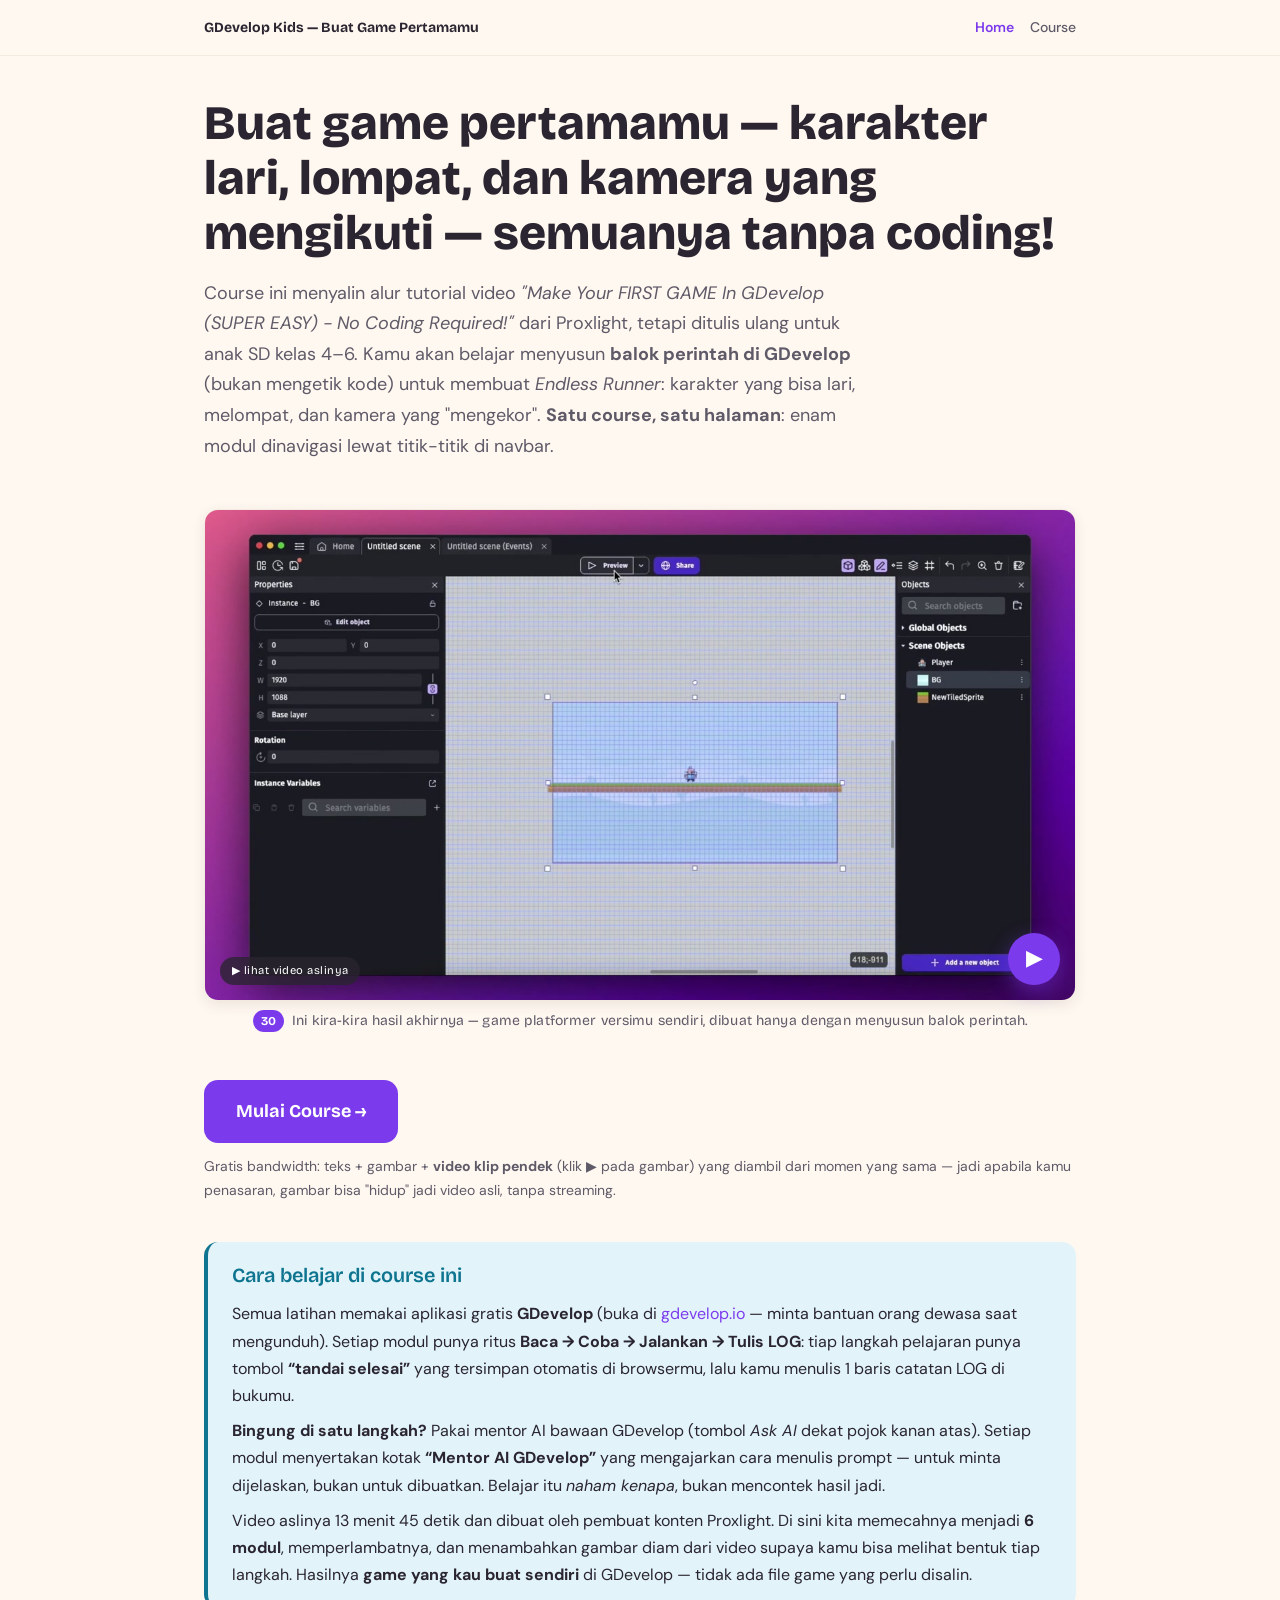
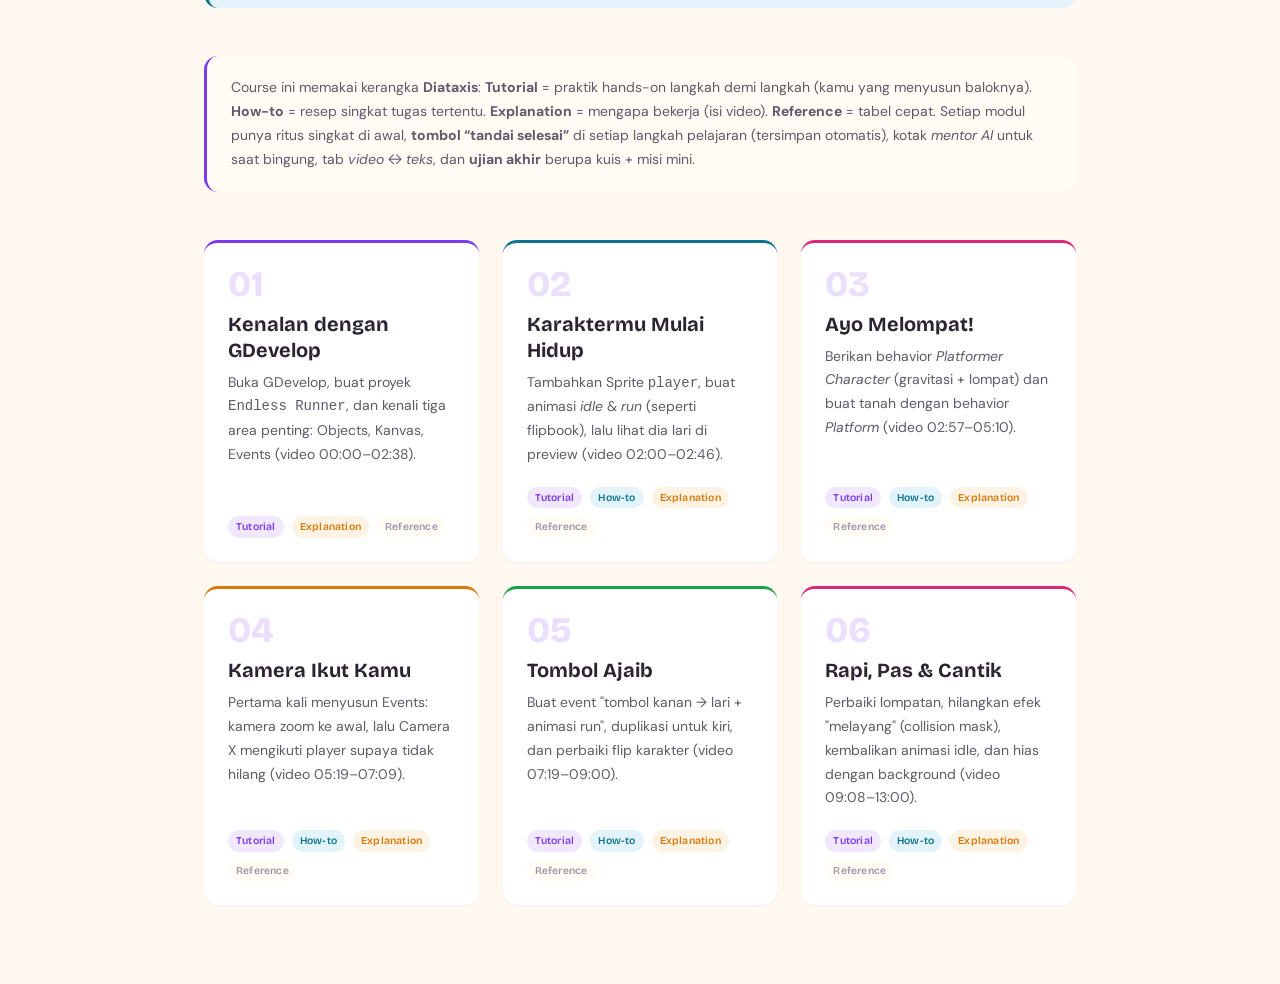
<file: index.html>
<!DOCTYPE html>
<html lang="id">
<head>
<meta charset="UTF-8">
<meta name="viewport" content="width=device-width, initial-scale=1.0">
<title>Buat Game Pertamamu — Petualangan GDevelop</title>
<meta name="description" content="Kursus gratis untuk anak SD kelas 4–6: membuat game Endless Runner di GDevelop tanpa coding. GIF & video klip lokal, tanpa streaming.">
<meta http-equiv="refresh" content="0; url=course/index.html">
<style>
  body{margin:0;font-family:system-ui,sans-serif;background:#f6f1ff;display:flex;align-items:center;justify-content:center;min-height:100vh}
  .box{text-align:center;padding:40px;background:#fff;border-radius:16px;box-shadow:0 10px 40px rgba(124,58,237,.15);max-width:520px}
  a{color:#7C3AED;font-weight:700;text-decoration:none}
</style>
</head>
<body>
<div class="box">
  <h1>🎮 Buat Game Pertamamu</h1>
  <p>Petualangan GDevelop untuk anak SD kelas 4–6</p>
  <p>Mengalihkan ke halaman kursus… <a href="course/index.html">Klik di sini jika tidak dialihkan</a></p>
</div>
<script>location.href='course/index.html';</script>
</body>
</html>
</file>
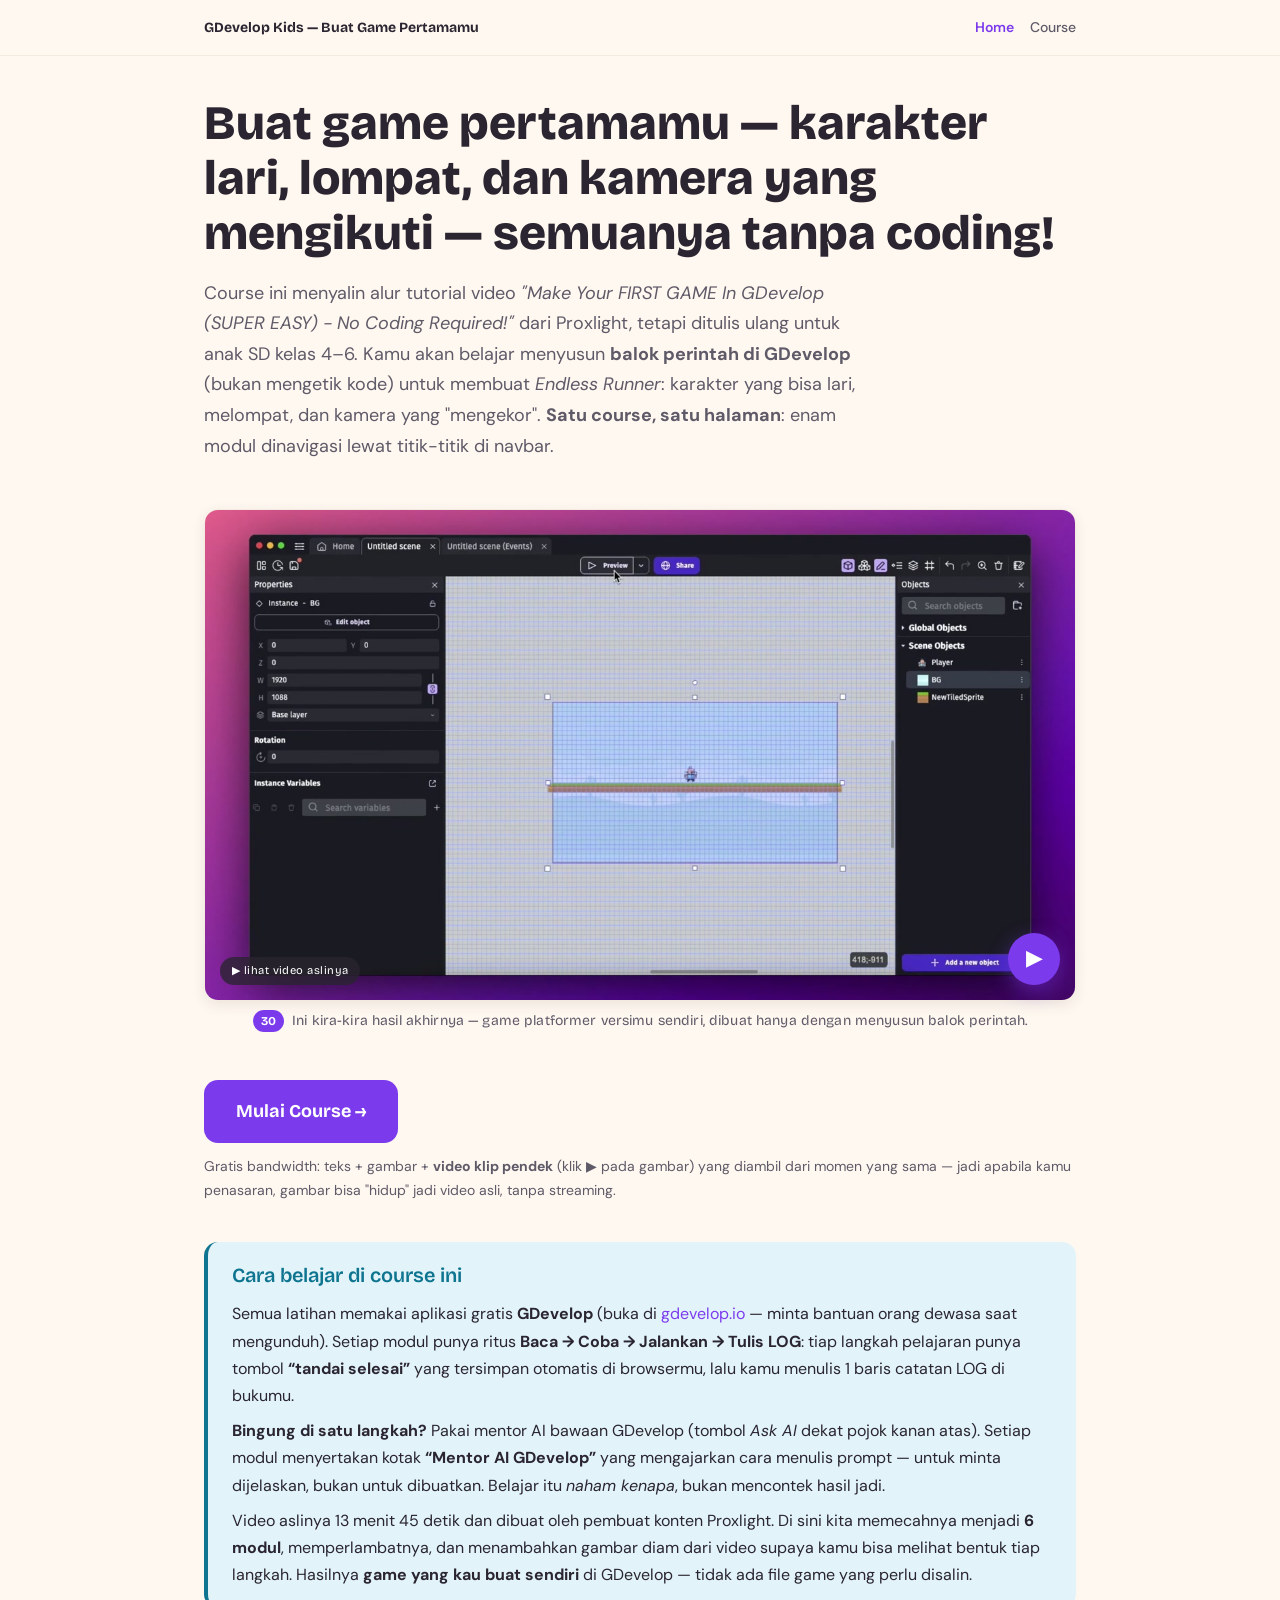
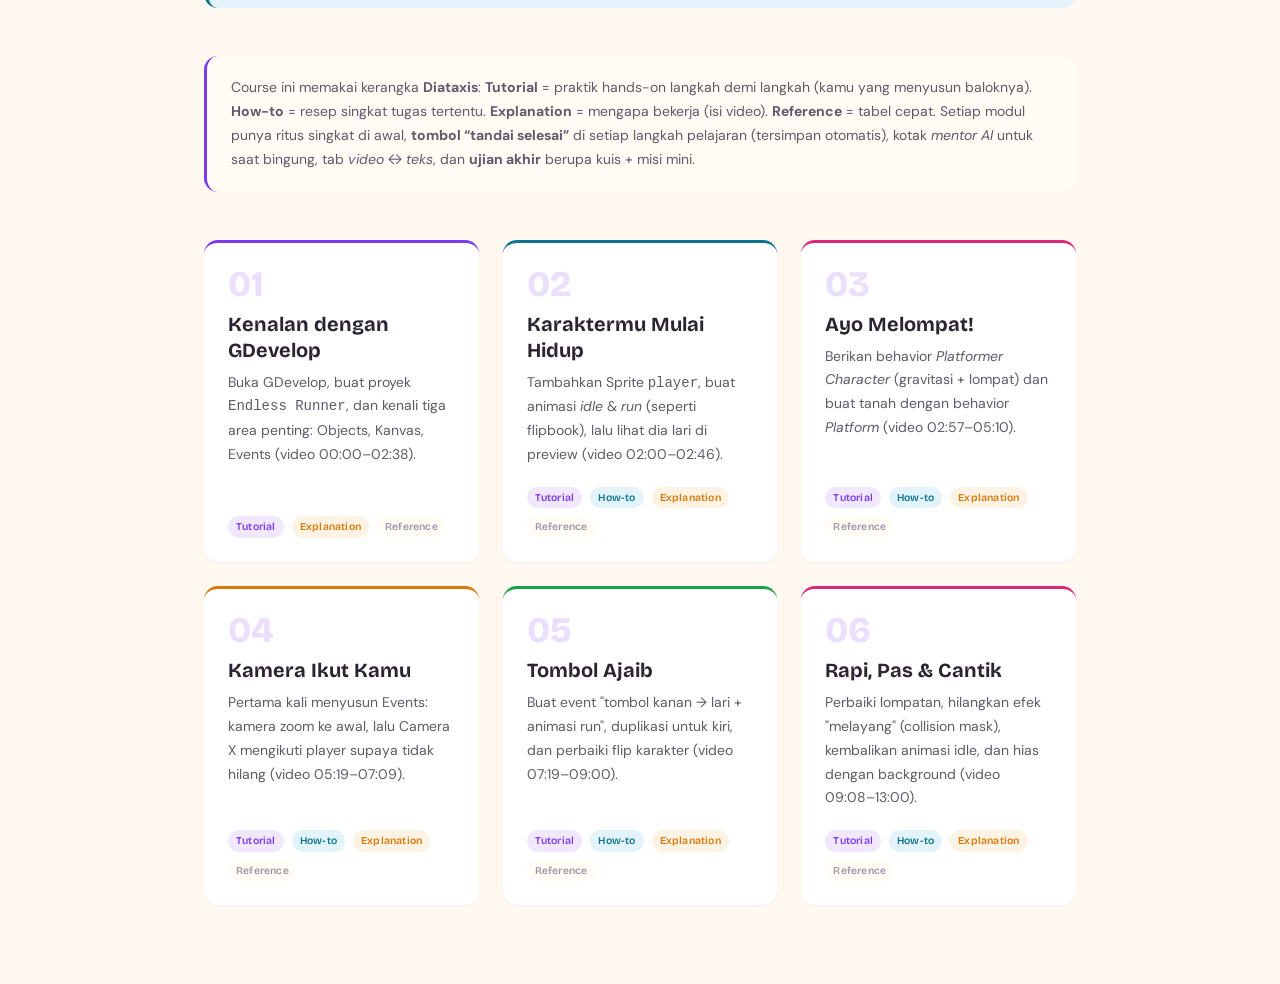
<file: course/index.html>
<!DOCTYPE html>
<html lang="id">
<head>
  <meta charset="UTF-8">
  <meta name="viewport" content="width=device-width, initial-scale=1.0">
  <title>Buat Game Pertamamu — Petualangan GDevelop (Tanpa Coding!) | Course</title>
  <link rel="preconnect" href="https://fonts.googleapis.com">
  <link rel="preconnect" href="https://fonts.gstatic.com" crossorigin>
  <link href="https://fonts.googleapis.com/css2?family=Bricolage+Grotesque:opsz,wght@12..96,400;12..96,600;12..96,700;12..96,800&family=DM+Sans:ital,wght@0,400;0,500;0,600;0,700;1,400&family=JetBrains+Mono:wght@400;500;700&display=swap" rel="stylesheet">
  <link rel="stylesheet" href="shared.css">
  <style>
    .hero-figure { margin: var(--space-8) 0 var(--space-12); }
    .dataset-note { background: var(--color-info-light); border-left: 4px solid var(--color-info);
      padding: var(--space-5) var(--space-6); border-radius: var(--radius-md); margin-bottom: var(--space-12); }
    .dataset-note h3 { color: var(--color-info); }
    .fc { font-family: var(--font-mono); font-size: var(--text-xs); background: var(--color-bg-code);
      color: #CBA6F7; padding: 2px 6px; border-radius: 4px; }
    .course-cta { margin: var(--space-10) 0; }
    .course-cta a.cta-big { display: inline-block; background: var(--color-accent); color: #fff;
      font-family: var(--font-display); font-weight: 700; font-size: var(--text-lg);
      padding: var(--space-4) var(--space-8); border-radius: var(--radius-md);
      transition: background var(--duration-fast), transform var(--duration-fast); }
    .course-cta a.cta-big:hover { background: var(--color-accent-hover); text-decoration: none;
      transform: translateY(-2px); }
    .course-cta .cta-note { display: block; margin-top: var(--space-3); font-size: var(--text-sm);
      color: var(--color-text-secondary); }
  </style>
</head>
<body>

  <nav class="nav">
    <div class="nav-inner">
      <div class="nav-title"><a href="index.html">GDevelop Kids — Buat Game Pertamamu</a></div>
      <div class="nav-links">
        <a href="index.html" class="current">Home</a>
        <a href="course.html">Course</a>
      </div>
    </div>
  </nav>

  <main class="page">

    <section class="hero">
      <h1 class="hero-title">Buat game pertamamu — karakter lari, lompat, dan kamera yang mengikuti — semuanya tanpa coding!</h1>
      <p class="hero-subtitle">Course ini menyalin alur tutorial video <em>"Make Your FIRST GAME In GDevelop (SUPER EASY) - No Coding Required!"</em> dari Proxlight, tetapi ditulis ulang untuk anak SD kelas 4–6. Kamu akan belajar menyusun <strong>balok perintah di GDevelop</strong> (bukan mengetik kode) untuk membuat <em>Endless Runner</em>: karakter yang bisa lari, melompat, dan kamera yang "mengekor". <strong>Satu course, satu halaman</strong>: enam modul dinavigasi lewat titik-titik di navbar.</p>
    </section>

    <div class="hero-figure figure">
      <img src="../original_gdev_assets/m6_rocks.jpg" data-clip="../original_gdev_assets/clips/m6_rocks.mp4" data-clipname="key_rocks_final" alt="Hasil akhir game: karakter lari di atas tanah dengan background dan batu" width="1280" height="720">
      <figcaption><span class="fig-num">30</span>Ini kira-kira hasil akhirnya — game platformer versimu sendiri, dibuat hanya dengan menyusun balok perintah.</figcaption>
    </div>

    <div class="course-cta">
      <a href="course.html" class="cta-big">Mulai Course &#8594;</a>
      <span class="cta-note">Gratis bandwidth: teks + gambar + <strong>video klip pendek</strong> (klik ▶ pada gambar) yang diambil dari momen yang sama — jadi apabila kamu penasaran, gambar bisa "hidup" jadi video asli, tanpa streaming.</span>
    </div>

    <div class="dataset-note">
      <h3>Cara belajar di course ini</h3>
      <p style="margin-bottom: var(--space-2)">Semua latihan memakai aplikasi gratis <strong>GDevelop</strong> (buka di <a href="https://gdevelop.io" target="_blank" rel="noopener">gdevelop.io</a> — minta bantuan orang dewasa saat mengunduh). Setiap modul punya ritus <strong>Baca &#8594; Coba &#8594; Jalankan &#8594; Tulis LOG</strong>: tiap langkah pelajaran punya tombol <strong>“tandai selesai”</strong> yang tersimpan otomatis di browsermu, lalu kamu menulis 1 baris catatan LOG di bukumu.</p>
      <p style="margin-bottom: var(--space-2)"><strong>Bingung di satu langkah?</strong> Pakai mentor AI bawaan GDevelop (tombol <em>Ask AI</em> dekat pojok kanan atas). Setiap modul menyertakan kotak <strong>“Mentor AI GDevelop”</strong> yang mengajarkan cara menulis prompt — untuk minta dijelaskan, bukan untuk dibuatkan. Belajar itu <em>naham kenapa</em>, bukan mencontek hasil jadi.</p>
      <p style="margin-bottom: 0">Video aslinya 13 menit 45 detik dan dibuat oleh pembuat konten Proxlight. Di sini kita memecahnya menjadi <strong>6 modul</strong>, memperlambatnya, dan menambahkan gambar diam dari video supaya kamu bisa melihat bentuk tiap langkah. Hasilnya <strong>game yang kau buat sendiri</strong> di GDevelop — tidak ada file game yang perlu disalin.</p>
    </div>

    <div class="diataxis-intro">
      Course ini memakai kerangka <strong>Diataxis</strong>: <strong>Tutorial</strong> = praktik hands-on langkah demi langkah (kamu yang menyusun baloknya). <strong>How-to</strong> = resep singkat tugas tertentu. <strong>Explanation</strong> = mengapa bekerja (isi video). <strong>Reference</strong> = tabel cepat. Setiap modul punya ritus singkat di awal, <strong>tombol “tandai selesai”</strong> di setiap langkah pelajaran (tersimpan otomatis), kotak <em>mentor AI</em> untuk saat bingung, tab <em>video &#8596; teks</em>, dan <strong>ujian akhir</strong> berupa kuis + misi mini.
    </div>

    <div class="module-grid">

      <a href="course.html#module-1" class="module-card actor-1">
        <span class="module-number">01</span>
        <h2 class="module-title">Kenalan dengan GDevelop</h2>
        <p class="module-subtitle">Buka GDevelop, buat proyek <code>Endless Runner</code>, dan kenali tiga area penting: Objects, Kanvas, Events (video 00:00–02:38).</p>
        <div class="badge-row">
          <span class="diataxis-badge tutorial">Tutorial</span>
          <span class="diataxis-badge explain">Explanation</span>
          <span class="diataxis-badge reference">Reference</span>
        </div>
      </a>

      <a href="course.html#module-2" class="module-card actor-2">
        <span class="module-number">02</span>
        <h2 class="module-title">Karaktermu Mulai Hidup</h2>
        <p class="module-subtitle">Tambahkan Sprite <code>player</code>, buat animasi <em>idle</em> &amp; <em>run</em> (seperti flipbook), lalu lihat dia lari di preview (video 02:00–02:46).</p>
        <div class="badge-row">
          <span class="diataxis-badge tutorial">Tutorial</span>
          <span class="diataxis-badge howto">How-to</span>
          <span class="diataxis-badge explain">Explanation</span>
          <span class="diataxis-badge reference">Reference</span>
        </div>
      </a>

      <a href="course.html#module-3" class="module-card actor-3">
        <span class="module-number">03</span>
        <h2 class="module-title">Ayo Melompat!</h2>
        <p class="module-subtitle">Berikan behavior <em>Platformer Character</em> (gravitasi + lompat) dan buat tanah dengan behavior <em>Platform</em> (video 02:57–05:10).</p>
        <div class="badge-row">
          <span class="diataxis-badge tutorial">Tutorial</span>
          <span class="diataxis-badge howto">How-to</span>
          <span class="diataxis-badge explain">Explanation</span>
          <span class="diataxis-badge reference">Reference</span>
        </div>
      </a>

      <a href="course.html#module-4" class="module-card actor-4">
        <span class="module-number">04</span>
        <h2 class="module-title">Kamera Ikut Kamu</h2>
        <p class="module-subtitle">Pertama kali menyusun Events: kamera zoom ke awal, lalu Camera X mengikuti player supaya tidak hilang (video 05:19–07:09).</p>
        <div class="badge-row">
          <span class="diataxis-badge tutorial">Tutorial</span>
          <span class="diataxis-badge howto">How-to</span>
          <span class="diataxis-badge explain">Explanation</span>
          <span class="diataxis-badge reference">Reference</span>
        </div>
      </a>

      <a href="course.html#module-5" class="module-card actor-5">
        <span class="module-number">05</span>
        <h2 class="module-title">Tombol Ajaib</h2>
        <p class="module-subtitle">Buat event "tombol kanan → lari + animasi run", duplikasi untuk kiri, dan perbaiki flip karakter (video 07:19–09:00).</p>
        <div class="badge-row">
          <span class="diataxis-badge tutorial">Tutorial</span>
          <span class="diataxis-badge howto">How-to</span>
          <span class="diataxis-badge explain">Explanation</span>
          <span class="diataxis-badge reference">Reference</span>
        </div>
      </a>

      <a href="course.html#module-6" class="module-card actor-6">
        <span class="module-number">06</span>
        <h2 class="module-title">Rapi, Pas &amp; Cantik</h2>
        <p class="module-subtitle">Perbaiki lompatan, hilangkan efek "melayang" (collision mask), kembalikan animasi idle, dan hias dengan background (video 09:08–13:00).</p>
        <div class="badge-row">
          <span class="diataxis-badge tutorial">Tutorial</span>
          <span class="diataxis-badge howto">How-to</span>
          <span class="diataxis-badge explain">Explanation</span>
          <span class="diataxis-badge reference">Reference</span>
        </div>
      </a>

    </div>

  </main>

  <script src="shared.js"></script>
</body>
</html>
</file>
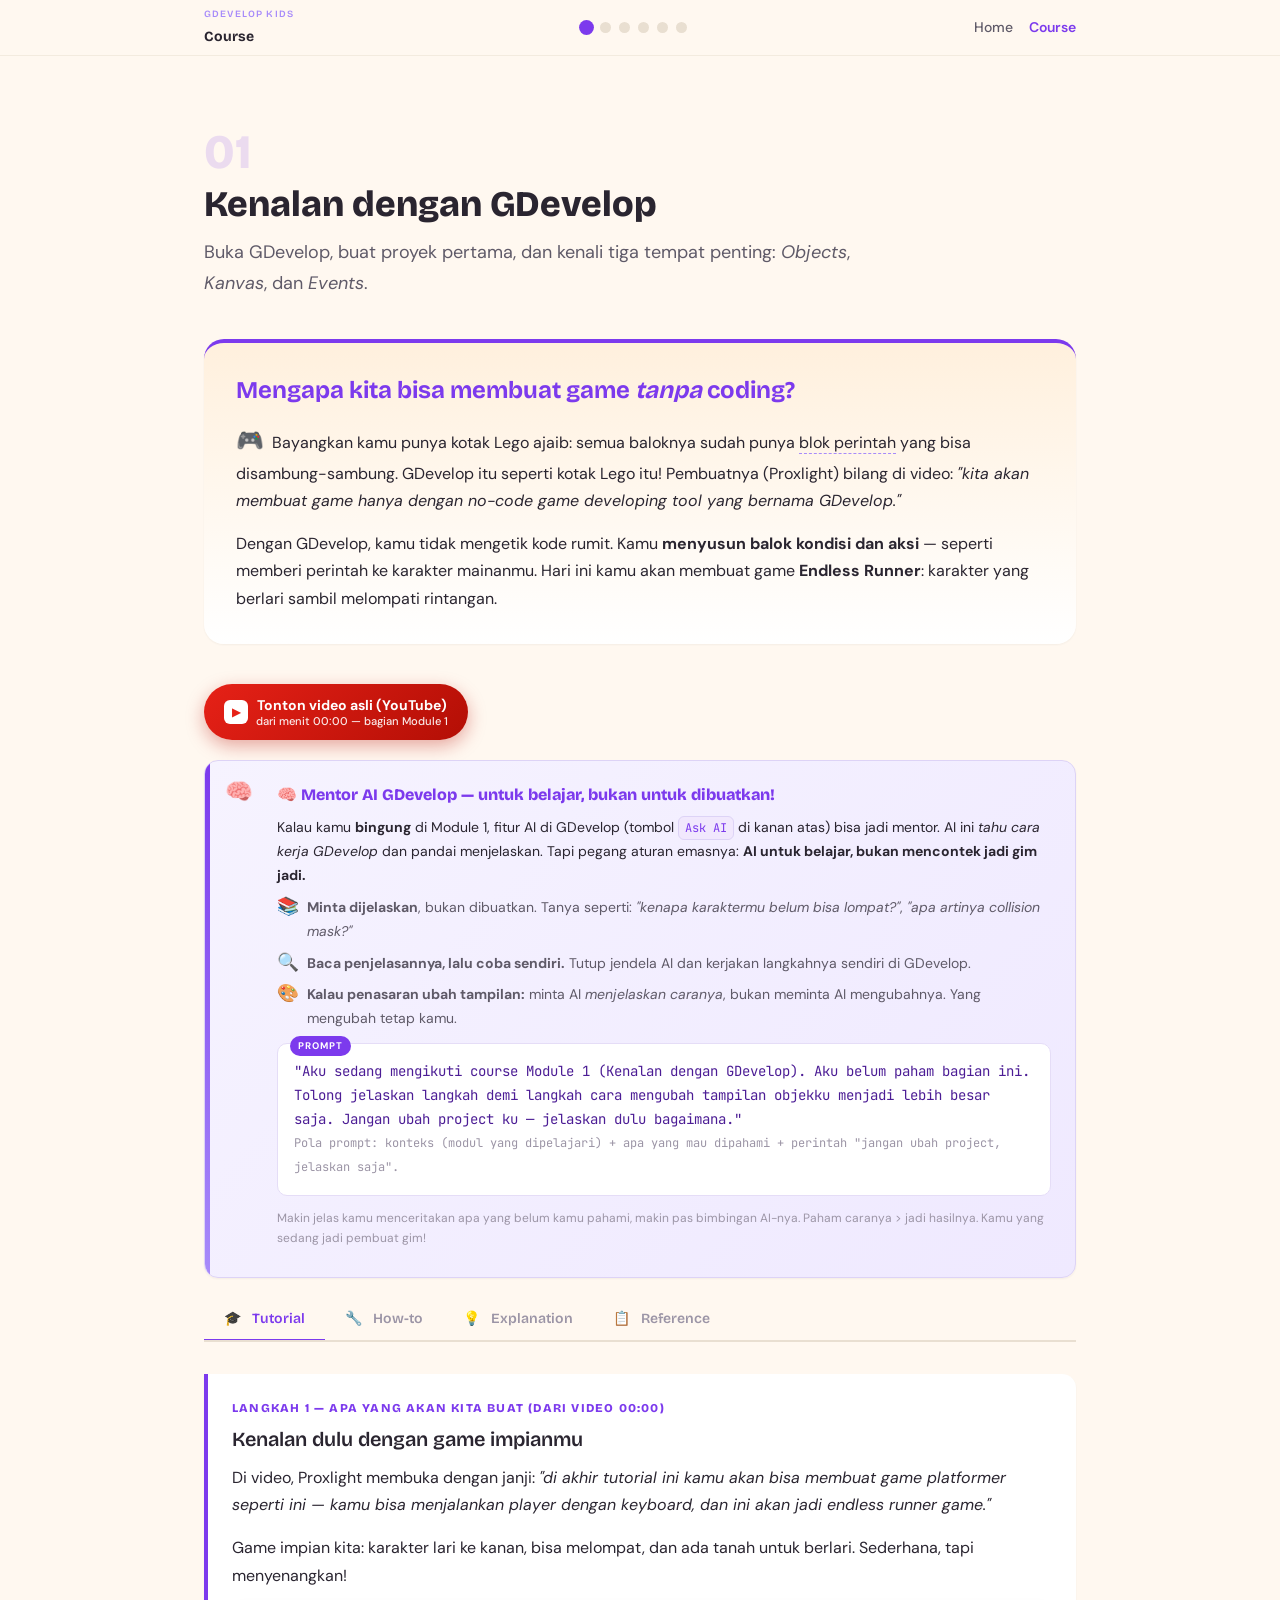
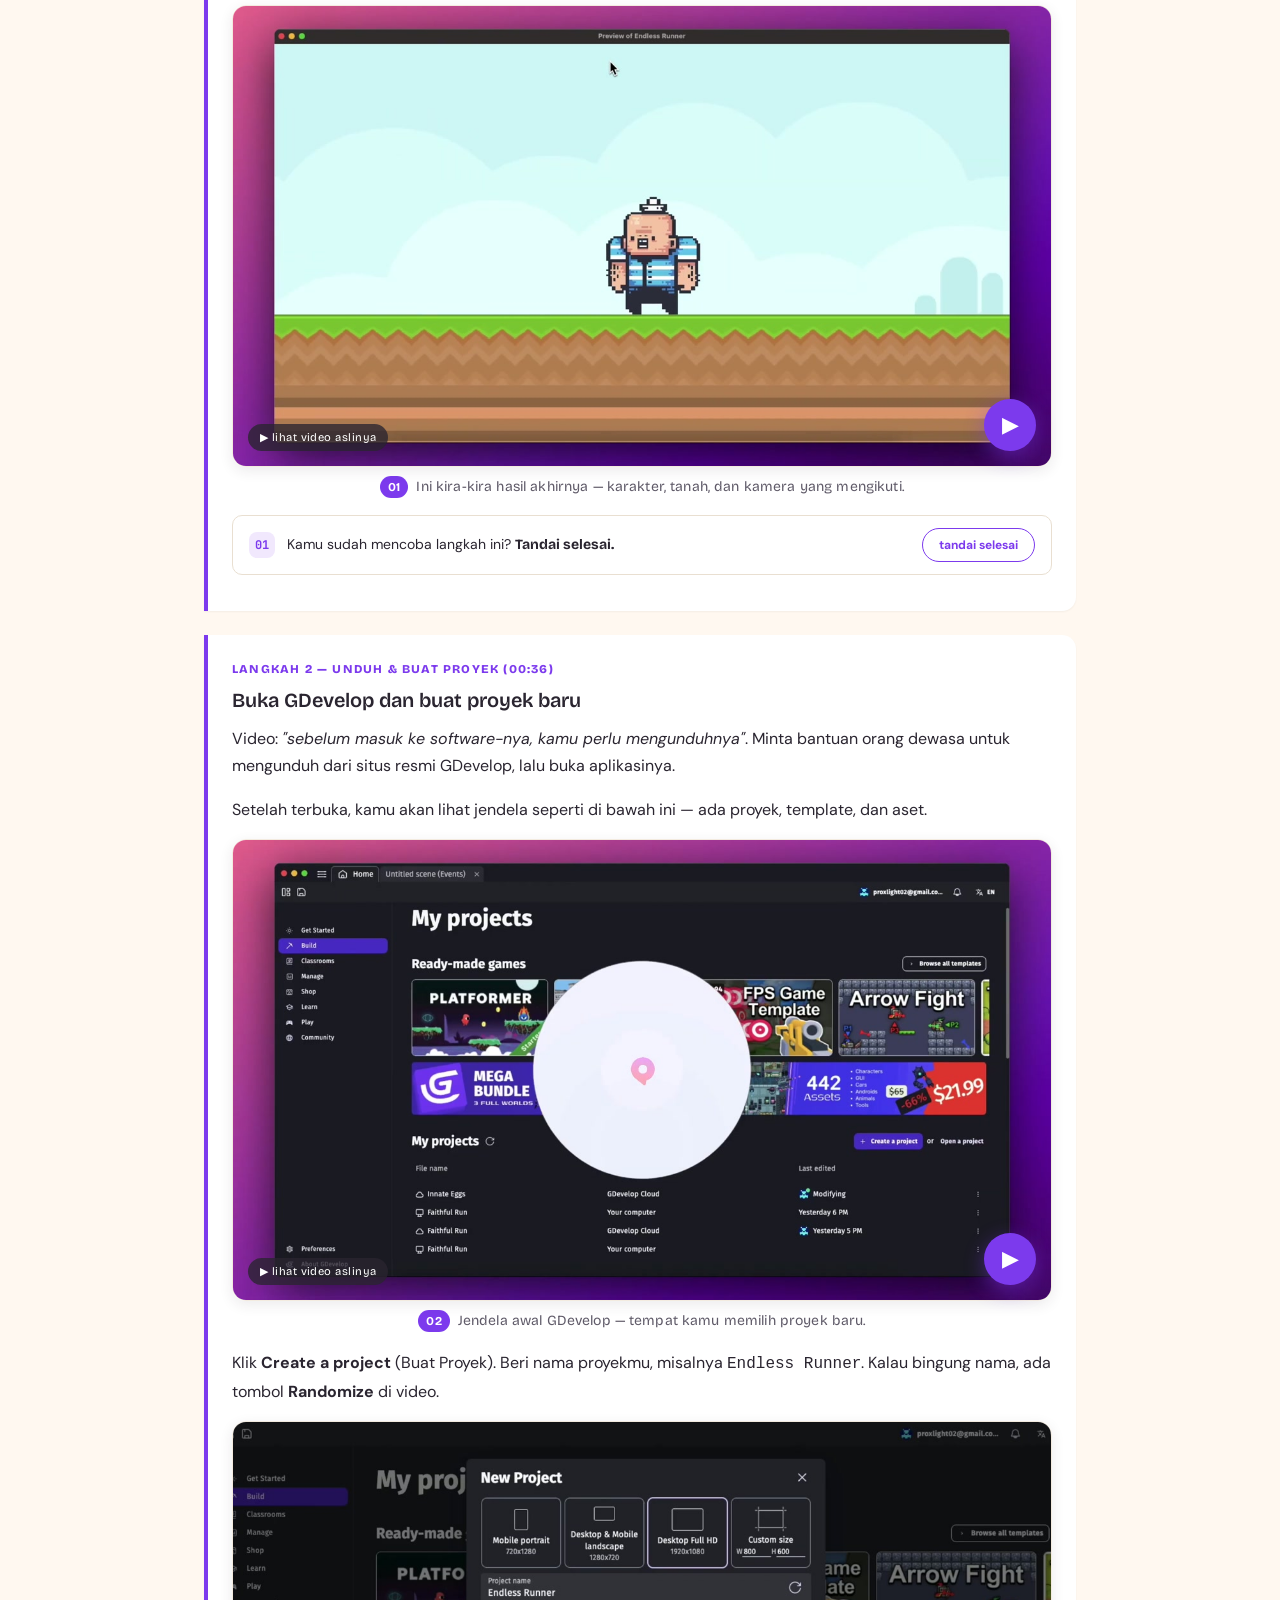
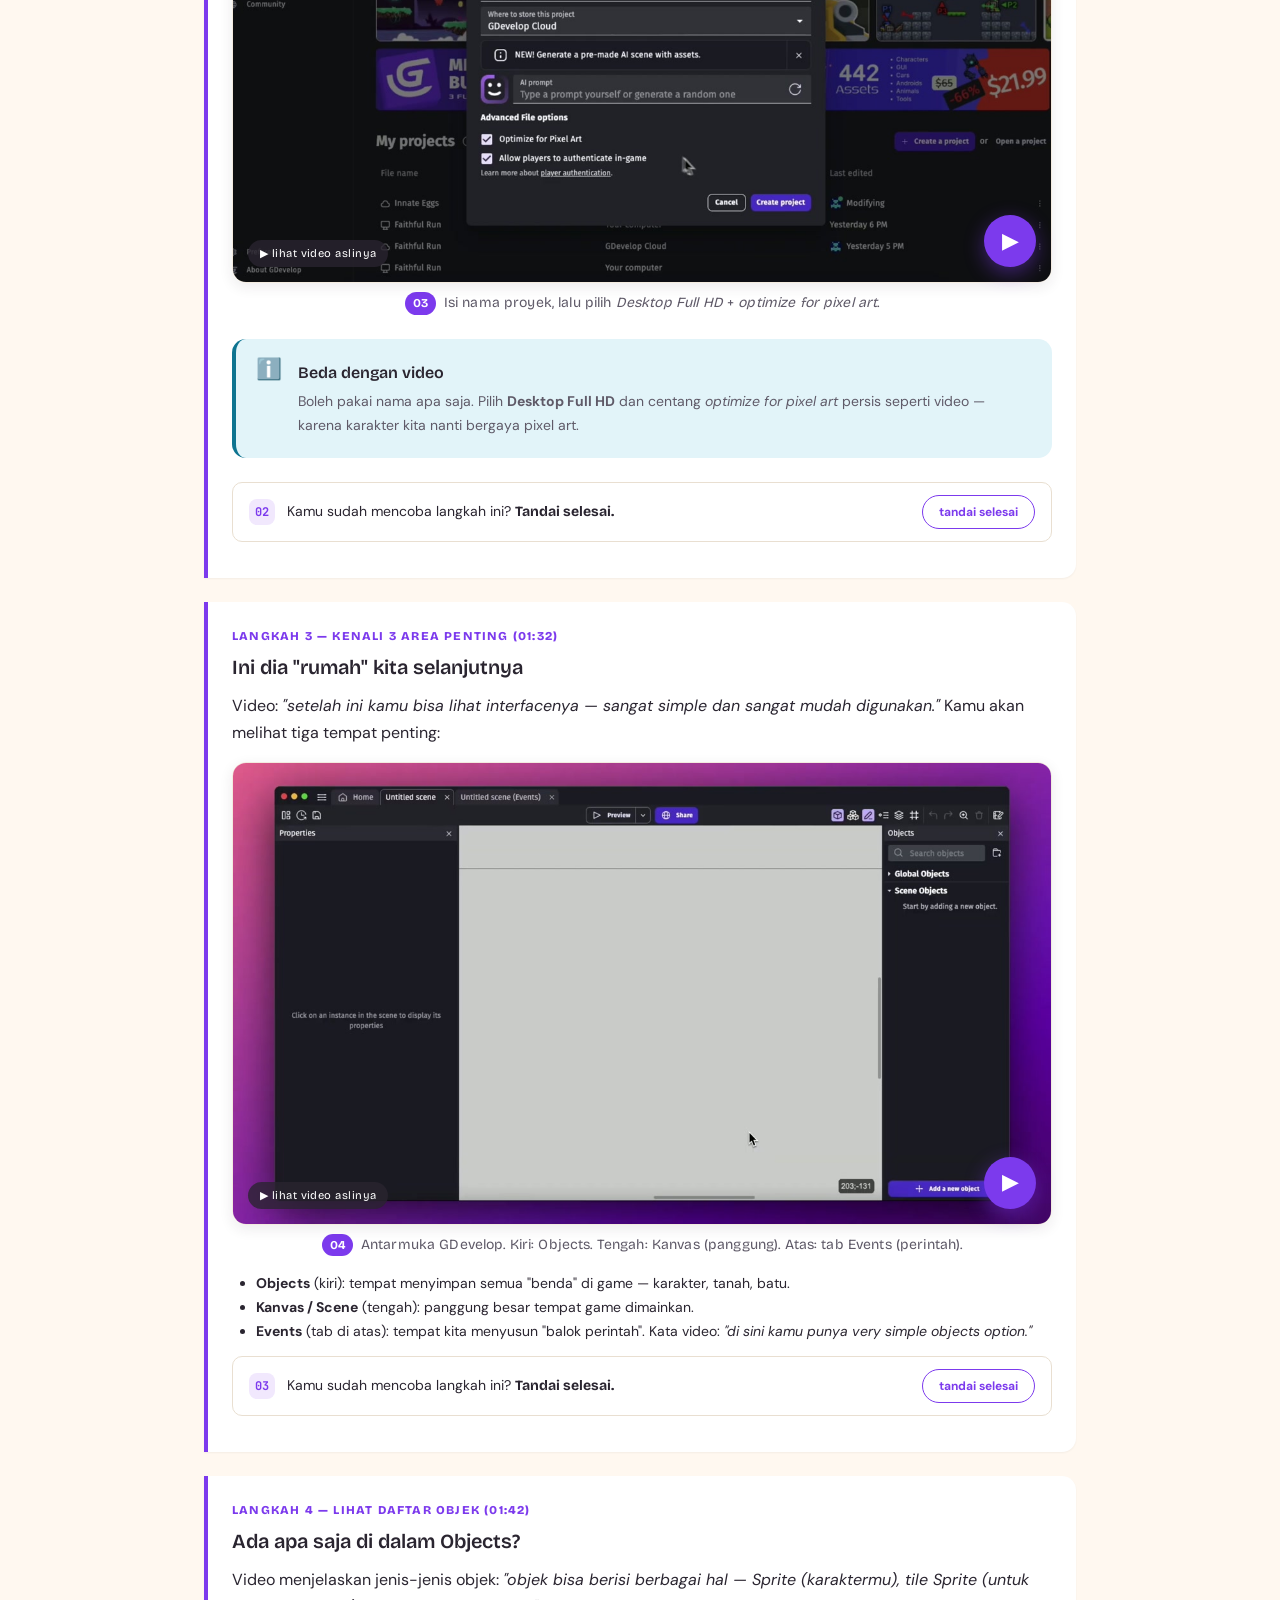
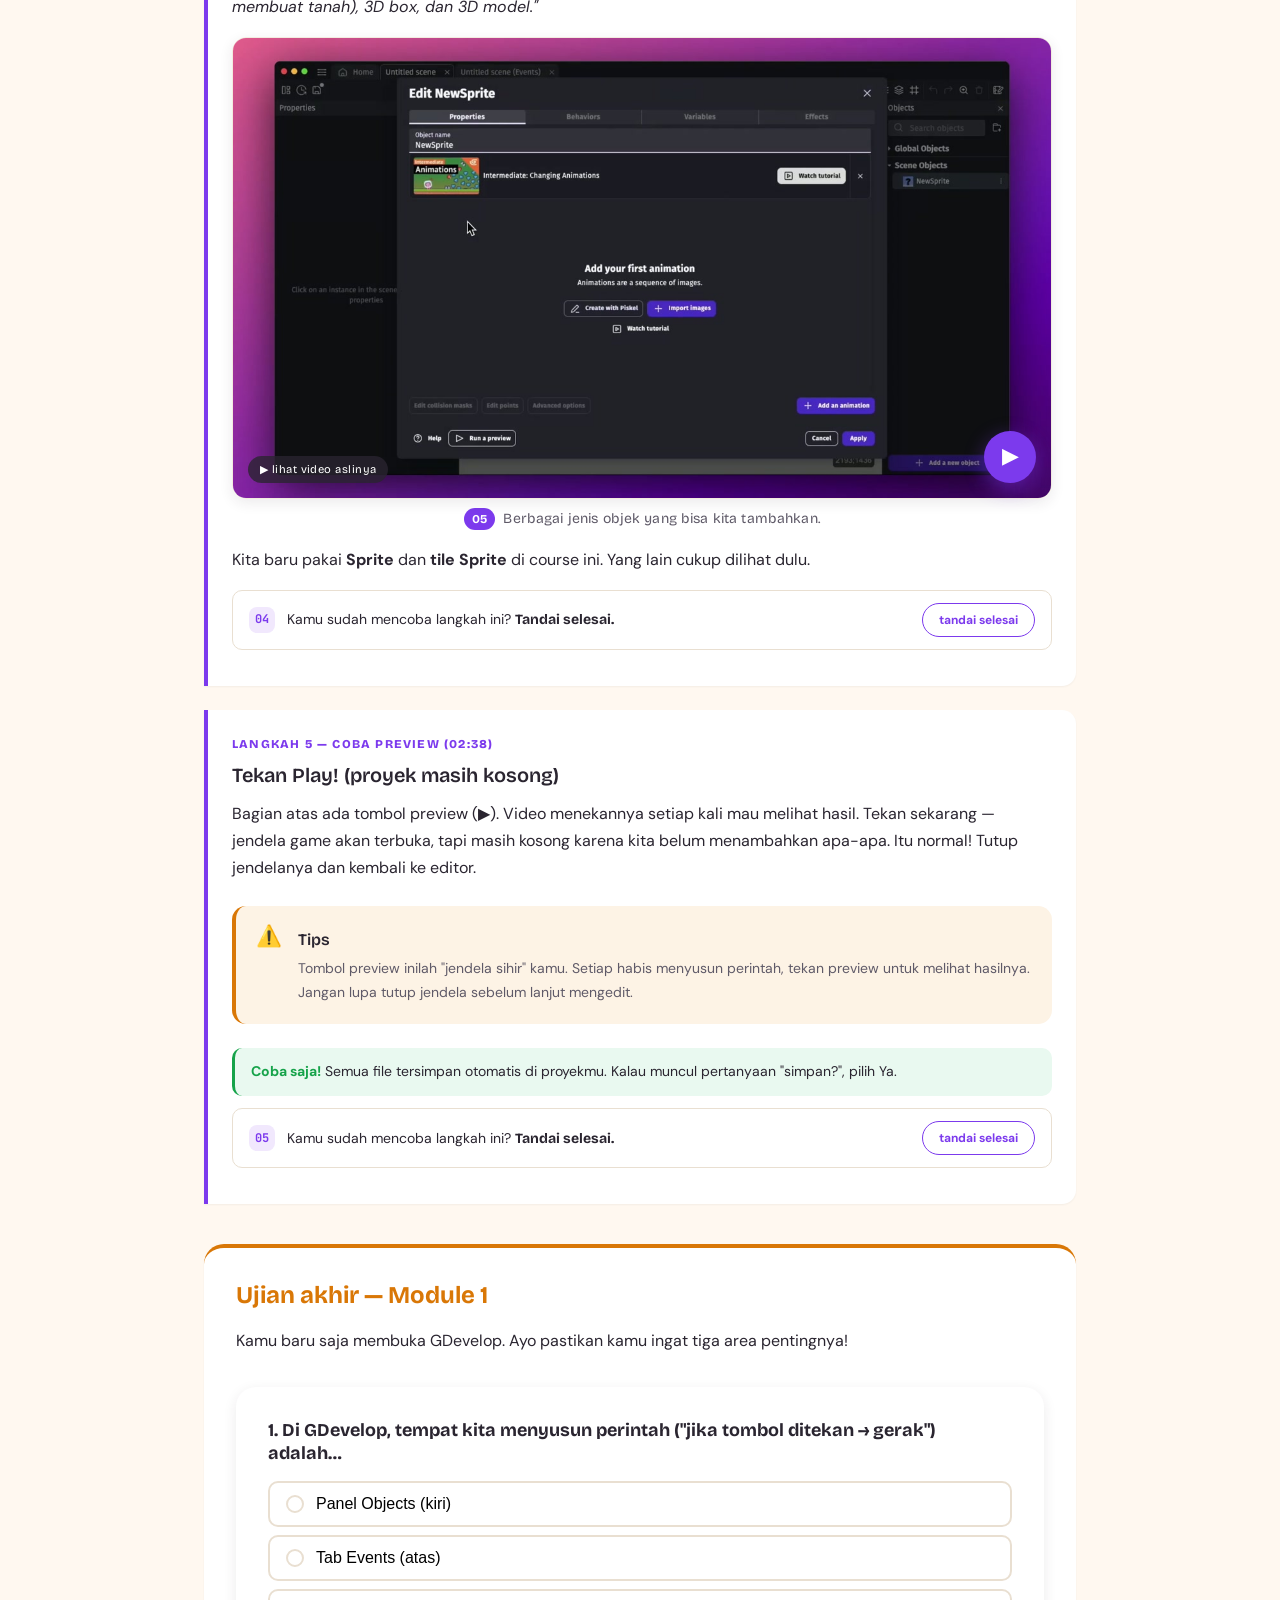
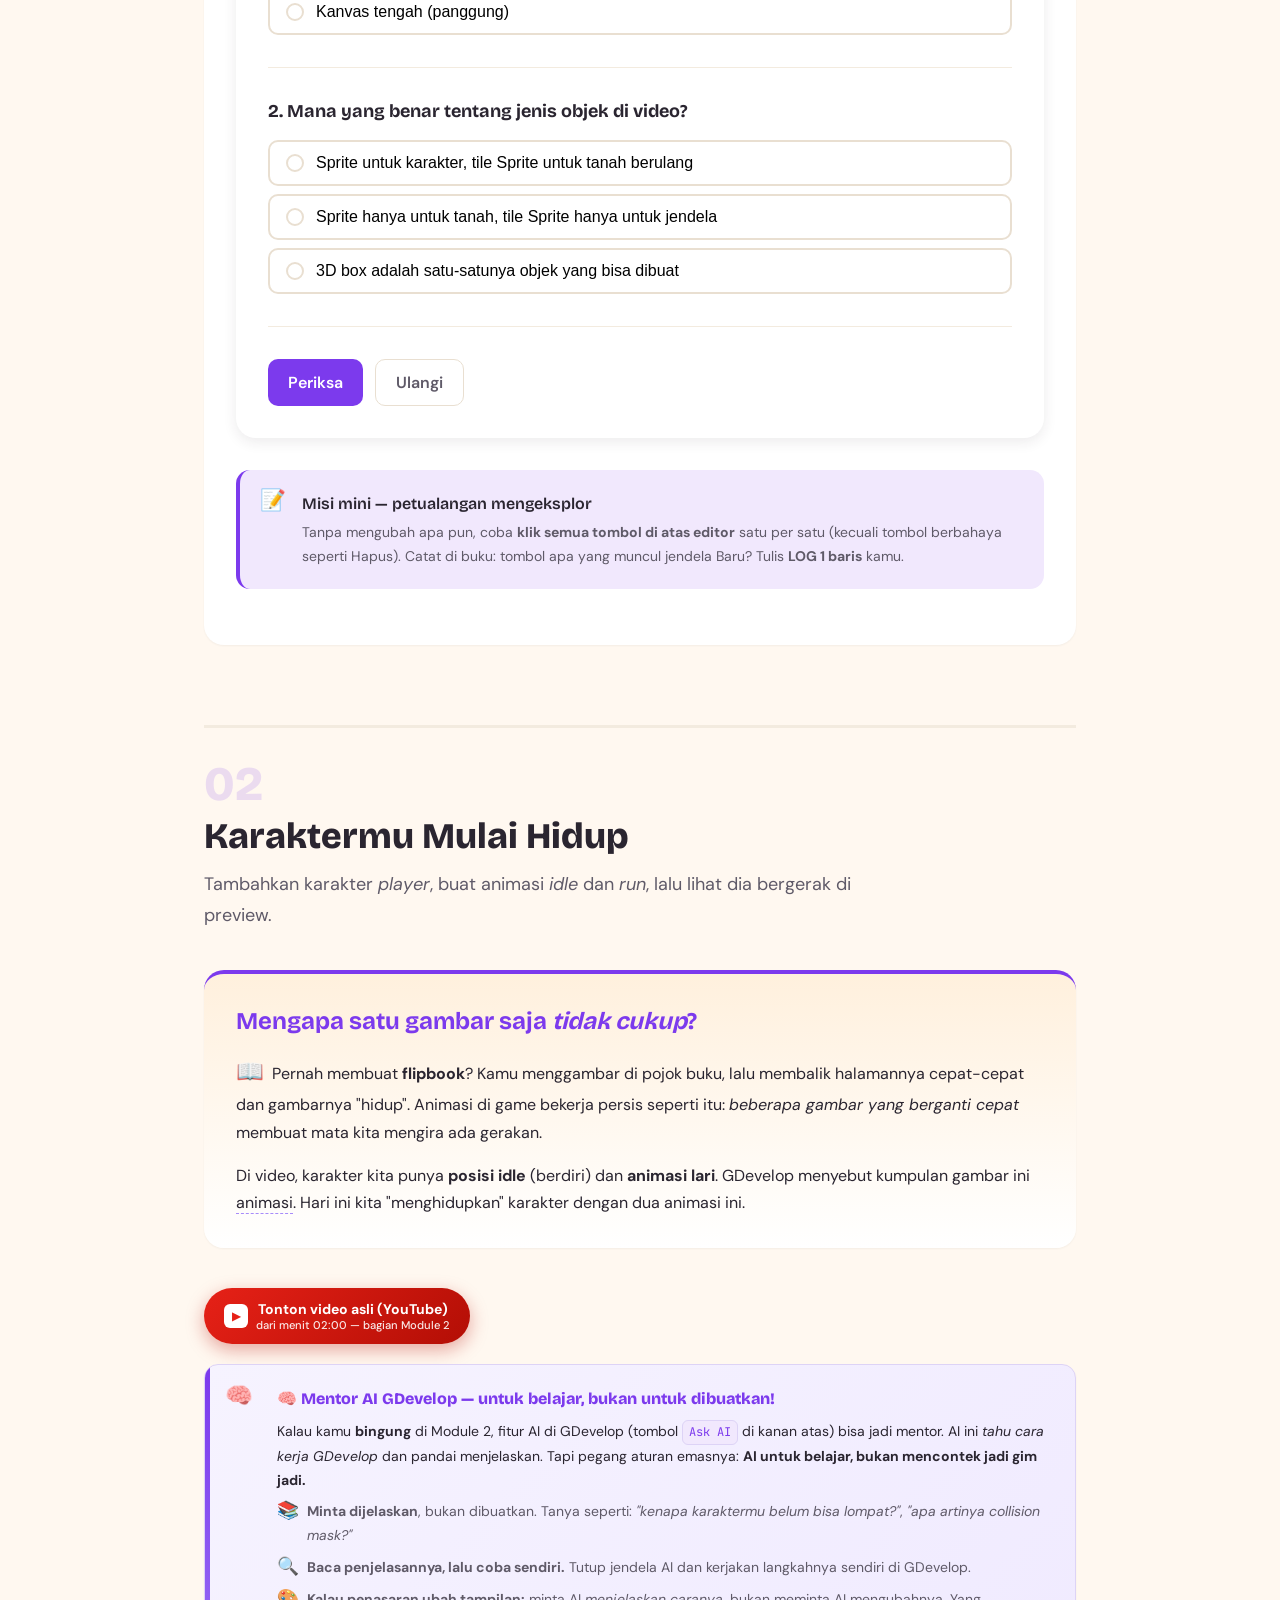
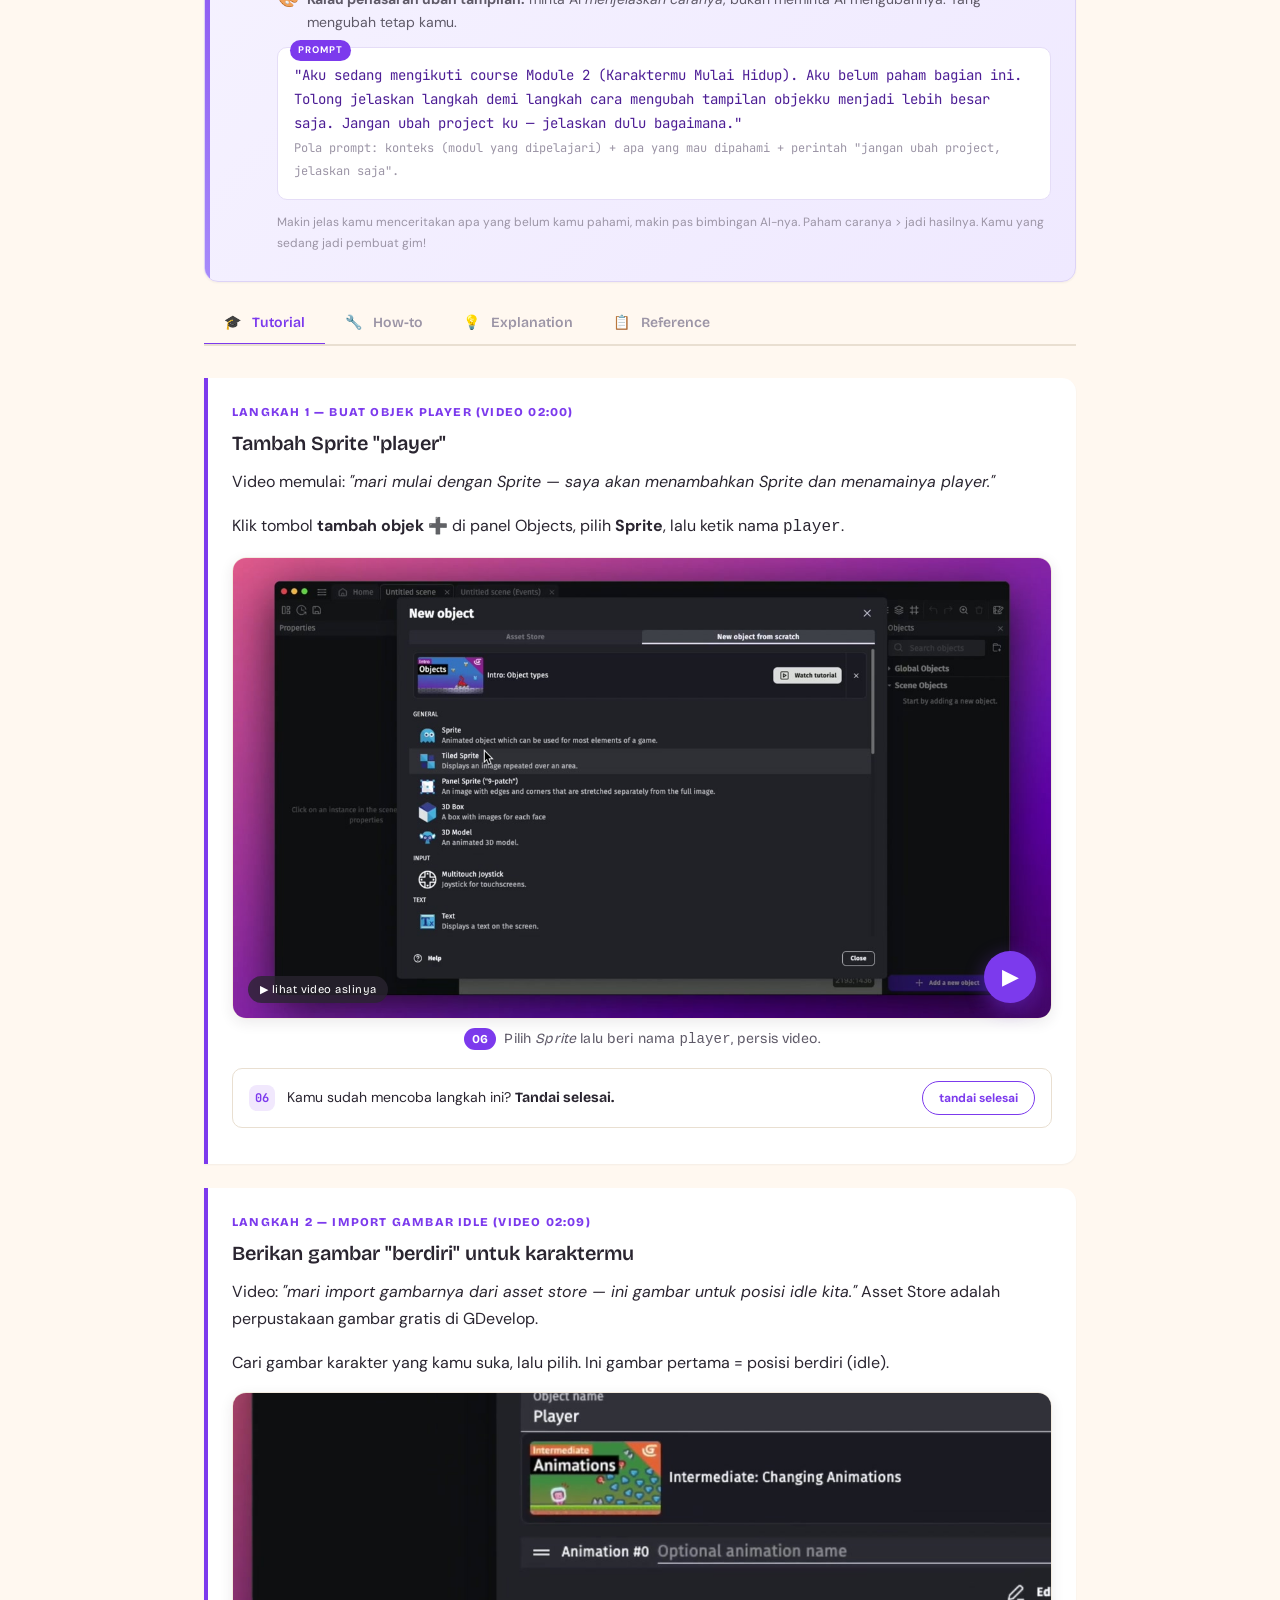
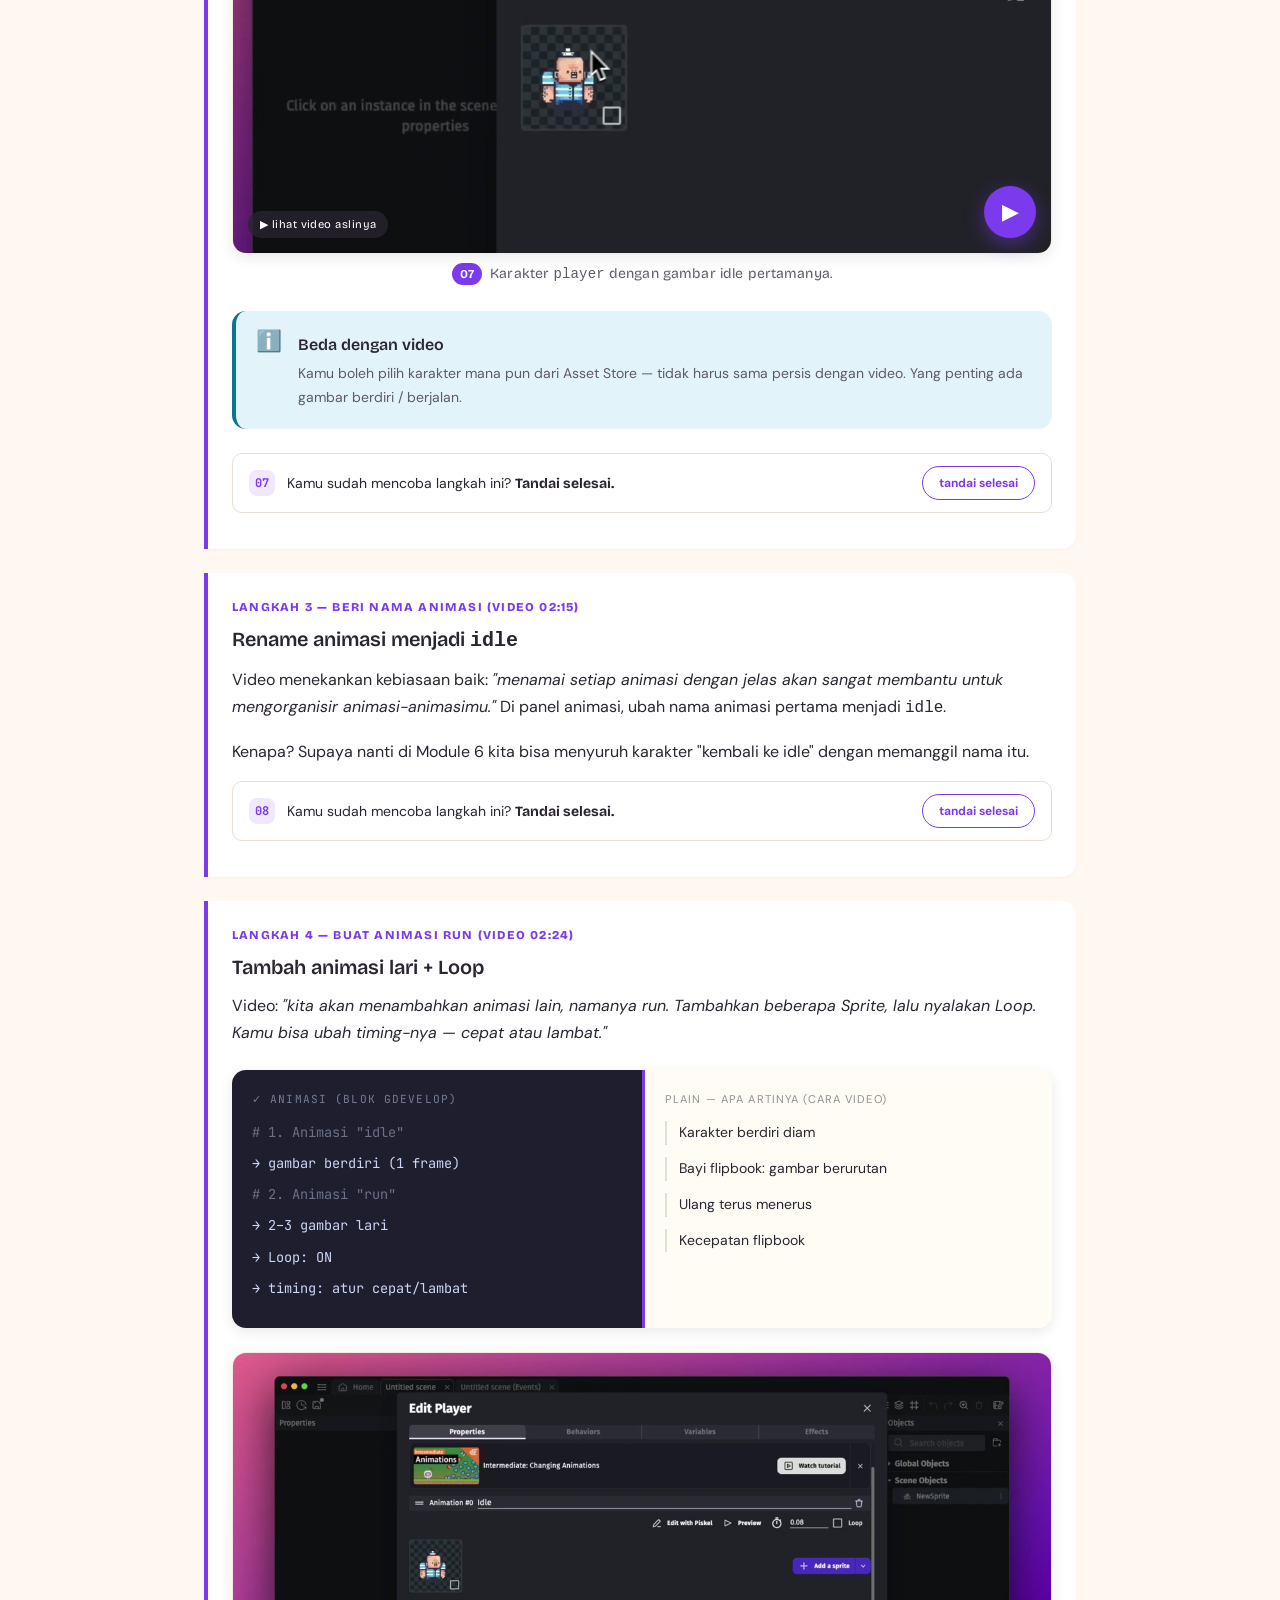
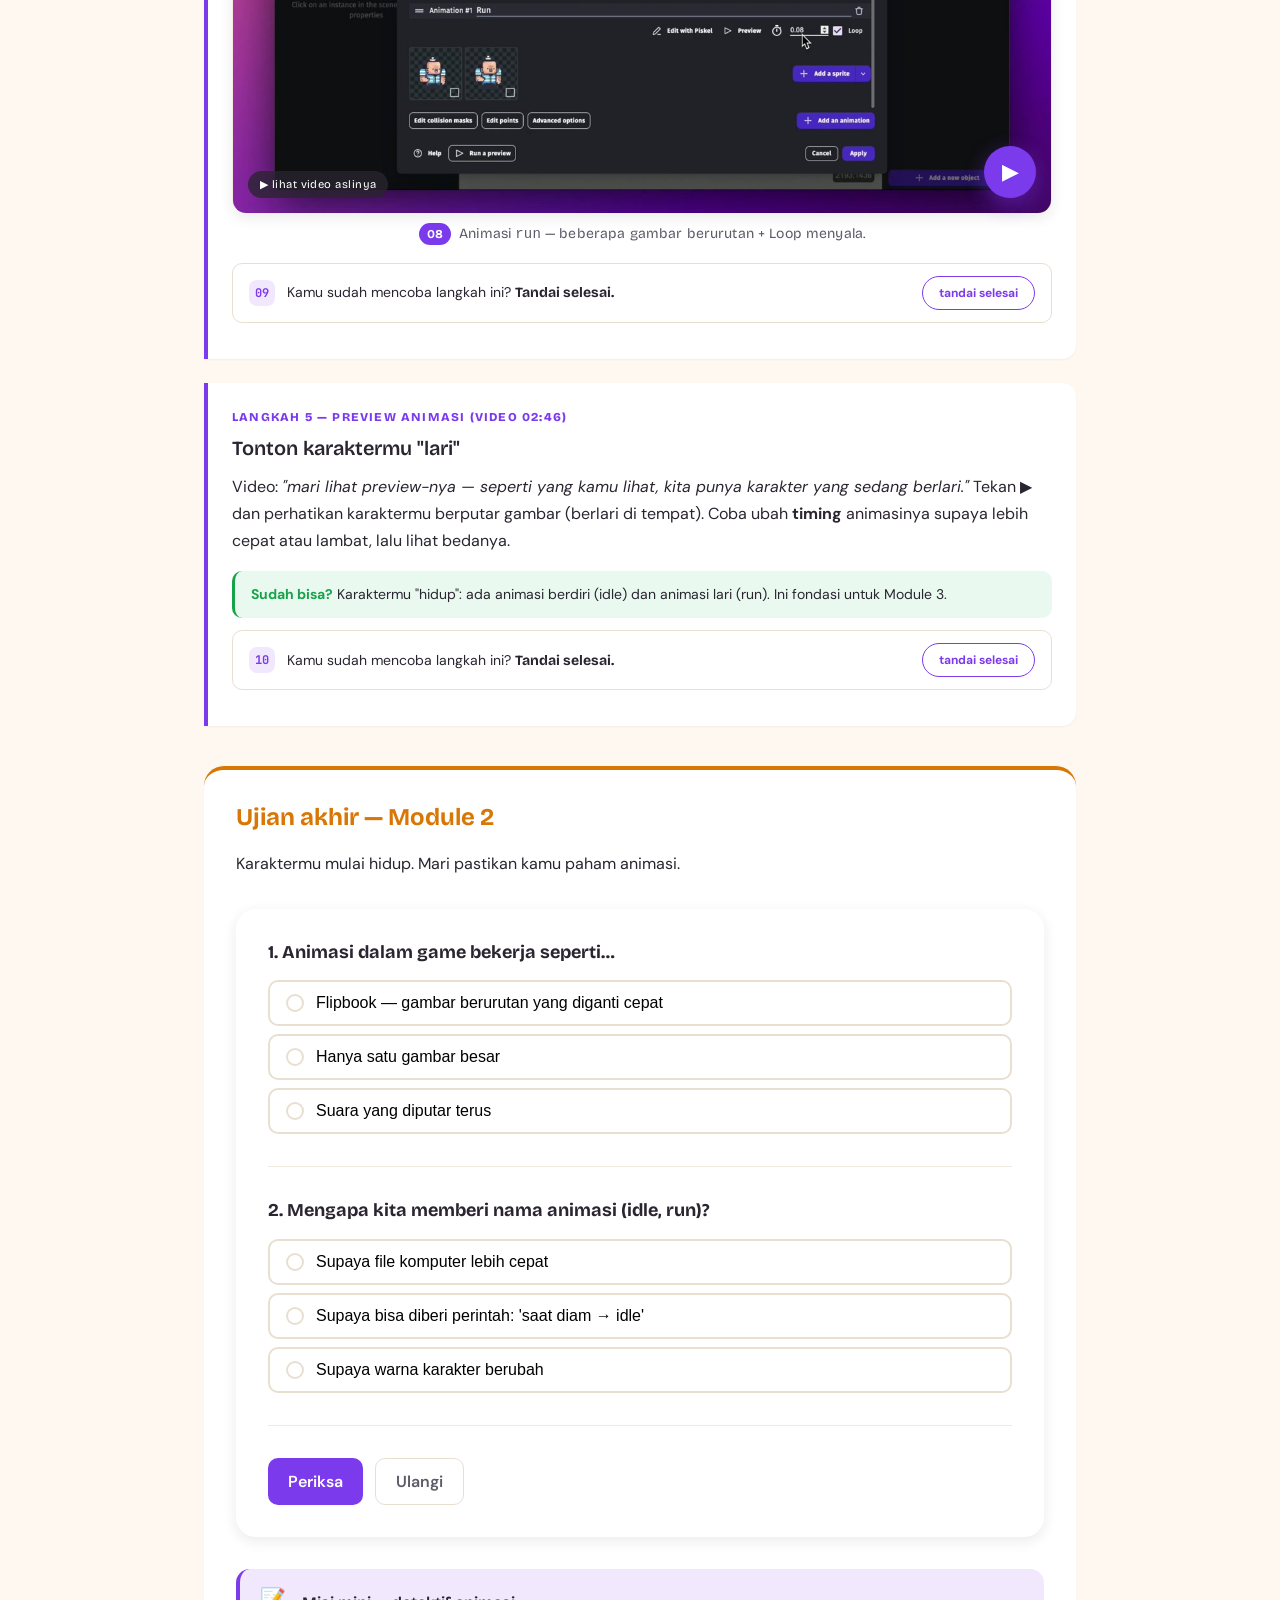
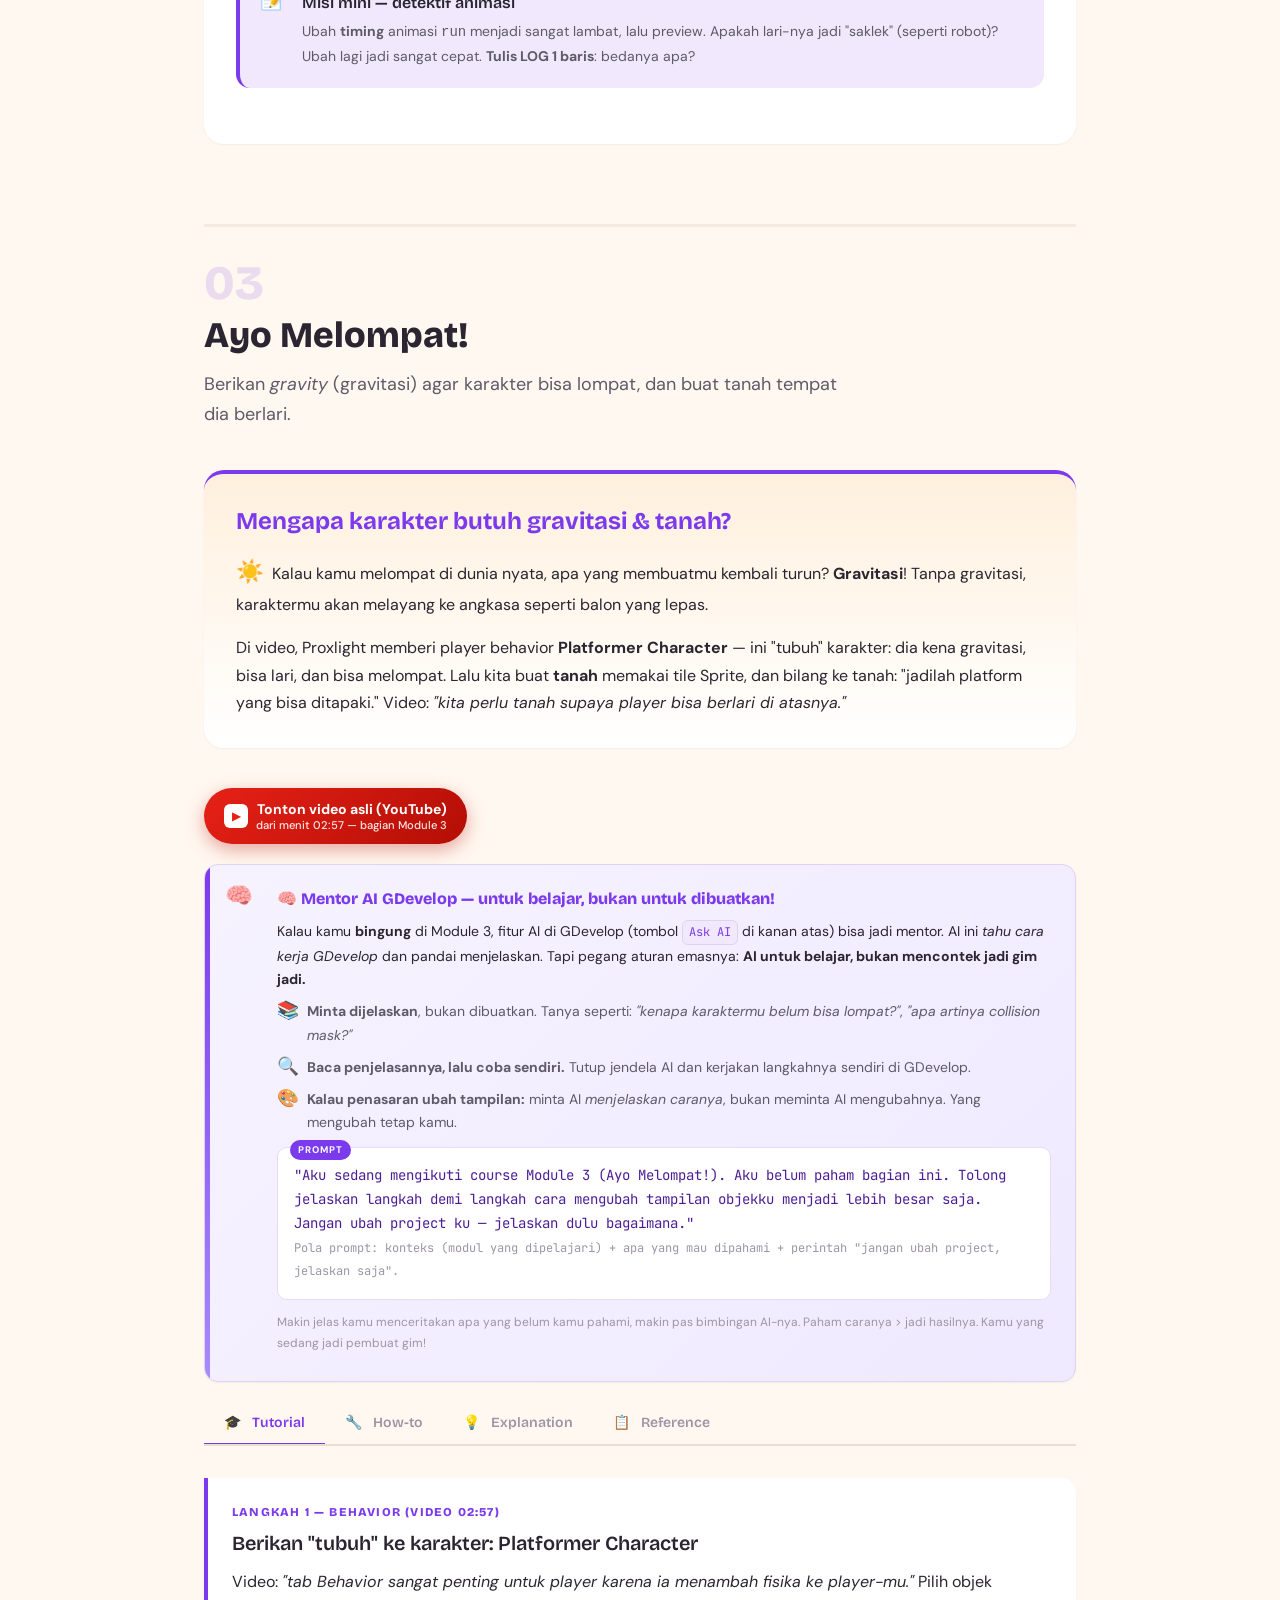
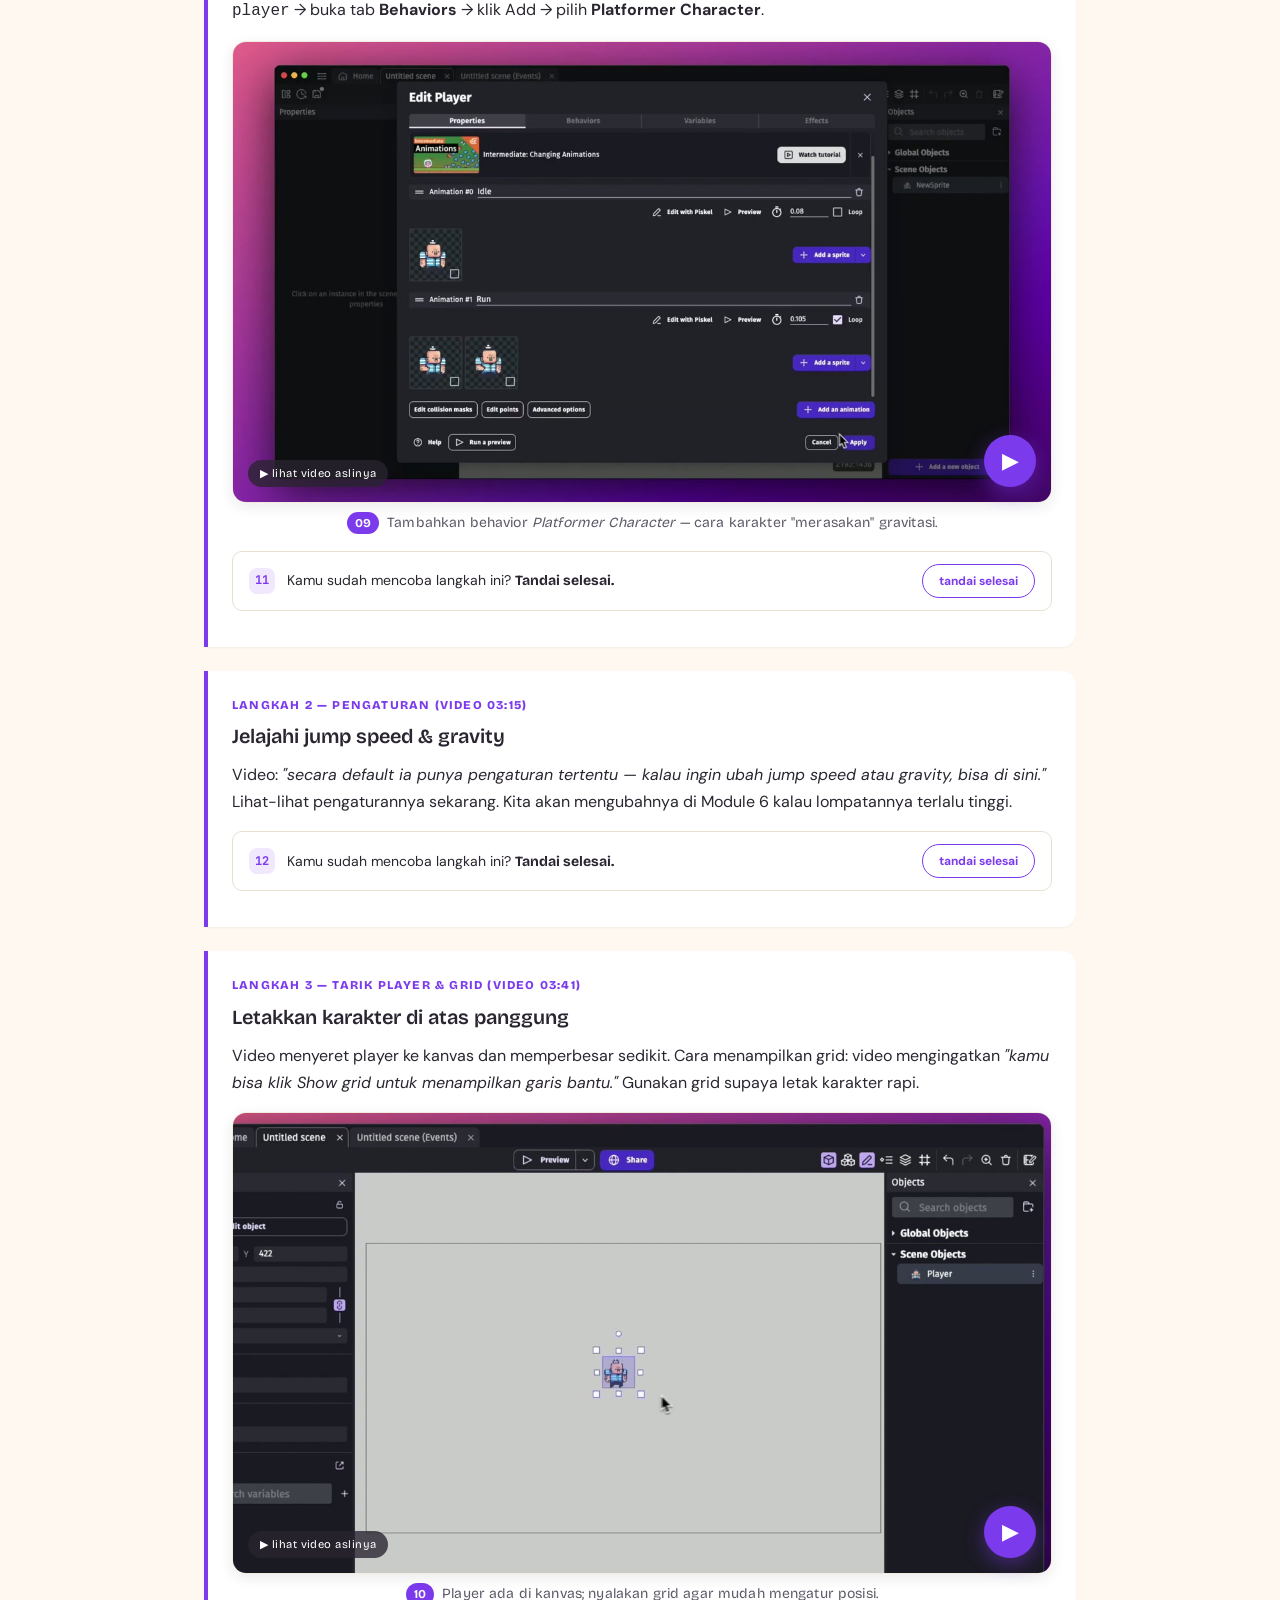
<file: course/course.html>
<!DOCTYPE html>

<html lang="id">
<head>
<meta charset="utf-8"/>
<meta content="width=device-width, initial-scale=1.0" name="viewport"/>
<title>Buat Game Pertamamu — Petualangan GDevelop (Tanpa Coding!)</title>
<link href="https://fonts.googleapis.com" rel="preconnect"/>
<link crossorigin="" href="https://fonts.gstatic.com" rel="preconnect"/>
<link href="https://fonts.googleapis.com/css2?family=Bricolage+Grotesque:opsz,wght@12..96,400;12..96,600;12..96,700;12..96,800&amp;family=DM+Sans:ital,wght@0,400;0,500;0,600;0,700;1,400&amp;family=JetBrains+Mono:wght@400;500;700&amp;display=swap" rel="stylesheet"/>
<link href="shared.css" rel="stylesheet"/>
<style>
    .mascot { display:inline-block; font-size:1.4rem; margin-right:var(--space-2); }
    .fc { font-family:var(--font-mono); font-size:var(--text-xs); background:var(--color-bg-code);
      color:#CBA6F7; padding:2px 6px; border-radius:4px; }
  </style>
</head>
<body>
<nav class="nav">
<div class="nav-inner">
<div class="nav-title"><span class="nav-course-label">GDevelop Kids</span><a href="index.html">Course</a></div>
<div aria-label="Navigasi module" class="nav-dots" role="tablist">
<a class="nav-dot active" href="#module-1" title="Module 1 — Kenalan dengan GDevelop"></a>
<a class="nav-dot" href="#module-2" title="Module 2 — Karaktermu Mulai Hidup"></a>
<a class="nav-dot" href="#module-3" title="Module 3 — Ayo Melompat!"></a>
<a class="nav-dot" href="#module-4" title="Module 4 — Kamera Ikut Kamu"></a>
<a class="nav-dot" href="#module-5" title="Module 5 — Tombol Ajaib"></a>
<a class="nav-dot" href="#module-6" title="Module 6 — Rapi, Pas &amp; Cantik"></a>
</div>
<div class="nav-links">
<a href="index.html">Home</a>
<a class="current" href="course.html">Course</a>
</div>
</div>
</nav>
<main class="page">
<!-- ══════════════════════════ MODULE 1 ══════════════════════════ -->
<section class="course-module" id="module-1">
<header class="page-header">
<span class="page-number">01</span>
<h1 class="page-title">Kenalan dengan GDevelop</h1>
<p class="page-subtitle">Buka GDevelop, buat proyek pertama, dan kenali tiga tempat penting: <em>Objects</em>, <em>Kanvas</em>, dan <em>Events</em>.</p>
</header>
<!-- Pembuka "Mengapa…?" -->
<section class="screen screen-opener">
<h2 class="screen-heading">Mengapa kita bisa membuat game <em>tanpa</em> coding?</h2>
<p><span class="mascot">🎮</span>Bayangkan kamu punya kotak Lego ajaib: semua baloknya sudah punya <span class="term" data-def="Perintah siap pakai yang tinggal dihubung-hubungkan seperti balok Lego.">blok perintah</span> yang bisa disambung-sambung. GDevelop itu seperti kotak Lego itu! Pembuatnya (Proxlight) bilang di video: <em>"kita akan membuat game hanya dengan no-code game developing tool yang bernama GDevelop."</em></p>
<p>Dengan GDevelop, kamu tidak mengetik kode rumit. Kamu <strong>menyusun balok kondisi dan aksi</strong> — seperti memberi perintah ke karakter mainanmu. Hari ini kamu akan membuat game <strong>Endless Runner</strong>: karakter yang berlari sambil melompati rintangan.</p>
</section>
<div class="yt-watch-row">
<button class="yt-watch" data-yt-label="Module 1 — Mengenal GDevelop &amp; proyek pertama" data-yt-start="0">
<span class="yt-badge">▶</span>
<span>Tonton video asli (YouTube)<span class="yt-sub">dari menit 00:00 — bagian Module 1</span></span>
</button>
</div>
<div class="callout-ai">
<span class="ai-icon">🧠</span>
<div class="ai-content">
<div class="ai-title">🧠 Mentor AI GDevelop — untuk belajar, bukan untuk dibuatkan!</div>
<p>Kalau kamu <strong>bingung</strong> di Module 1, fitur AI di GDevelop (tombol <span class="ai-kbd">Ask AI</span> di kanan atas) bisa jadi mentor. AI ini <em>tahu cara kerja GDevelop</em> dan pandai menjelaskan. Tapi pegang aturan emasnya: <strong>AI untuk belajar, bukan mencontek jadi gim jadi.</strong></p>
<div class="ai-rule"><span class="emo">📚</span><span><strong>Minta dijelaskan</strong>, bukan dibuatkan. Tanya seperti: <em>"kenapa karaktermu belum bisa lompat?"</em>, <em>"apa artinya collision mask?"</em></span></div>
<div class="ai-rule"><span class="emo">🔍</span><span><strong>Baca penjelasannya, lalu coba sendiri.</strong> Tutup jendela AI dan kerjakan langkahnya sendiri di GDevelop.</span></div>
<div class="ai-rule"><span class="emo">🎨</span><span><strong>Kalau penasaran ubah tampilan:</strong> minta AI <em>menjelaskan caranya</em>, bukan meminta AI mengubahnya. Yang mengubah tetap kamu.</span></div>
<div class="ai-prompt">
          "Aku sedang mengikuti course Module 1 (Kenalan dengan GDevelop). Aku belum paham bagian ini. Tolong jelaskan langkah demi langkah cara mengubah tampilan objekku menjadi lebih besar saja. Jangan ubah project ku — jelaskan dulu bagaimana."
          <br/><em>Pola prompt: konteks (modul yang dipelajari) + apa yang mau dipahami + perintah "jangan ubah project, jelaskan saja".</em>
</div>
<p class="ai-tip">Makin jelas kamu menceritakan apa yang belum kamu pahami, makin pas bimbingan AI-nya. Paham caranya &gt; jadi hasilnya. Kamu yang sedang jadi pembuat gim!</p>
</div>
</div><div class="diataxis-tabs">
<button class="diataxis-tab active" data-panel="panel-tutorial"><span class="tab-icon">🎓</span> Tutorial</button>
<button class="diataxis-tab" data-panel="panel-howto"><span class="tab-icon">🔧</span> How-to</button>
<button class="diataxis-tab" data-panel="panel-explanation"><span class="tab-icon">💡</span> Explanation</button>
<button class="diataxis-tab" data-panel="panel-reference"><span class="tab-icon">📋</span> Reference</button>
</div>
<div class="diataxis-panel active" id="panel-tutorial">

<div class="tutorial-step">
<div class="tutorial-step-number">Langkah 1 — apa yang akan kita buat (dari video 00:00)</div>
<h3>Kenalan dulu dengan game impianmu</h3>
<p>Di video, Proxlight membuka dengan janji: <em>"di akhir tutorial ini kamu akan bisa membuat game platformer seperti ini — kamu bisa menjalankan player dengan keyboard, dan ini akan jadi endless runner game."</em></p>
<p>Game impian kita: karakter lari ke kanan, bisa melompat, dan ada tanah untuk berlari. Sederhana, tapi menyenangkan!</p>
<div class="figure">
<img alt="Hasil akhir game: karakter lari di game jadi" data-clip="../original_gdev_assets/clips/m6_final.mp4" height="720" loading="lazy" src="../original_gdev_assets/m6_final.jpg" width="1280"/>
<figcaption><span class="fig-num">01</span>Ini kira-kira hasil akhirnya — karakter, tanah, dan kamera yang mengikuti.</figcaption>
</div>
<div class="checklist-step" data-check-id="step-1"><span class="checklist-num">01</span><span class="checklist-label">Kamu sudah mencoba langkah ini? <strong>Tandai selesai.</strong></span><button aria-pressed="false" class="checklist-btn">tandai selesai</button></div></div>
<div class="tutorial-step">
<div class="tutorial-step-number">Langkah 2 — unduh &amp; buat proyek (00:36)</div>
<h3>Buka GDevelop dan buat proyek baru</h3>
<p>Video: <em>"sebelum masuk ke software-nya, kamu perlu mengunduhnya"</em>. Minta bantuan orang dewasa untuk mengunduh dari situs resmi GDevelop, lalu buka aplikasinya.</p>
<p>Setelah terbuka, kamu akan lihat jendela seperti di bawah ini — ada proyek, template, dan aset.</p>
<div class="figure">
<img alt="Jendela awal GDevelop menampilkan proyek dan template" data-clip="../original_gdev_assets/clips/m1_app_window.mp4" height="720" loading="lazy" src="../original_gdev_assets/m1_app_window.jpg" width="1280"/>
<figcaption><span class="fig-num">02</span>Jendela awal GDevelop — tempat kamu memilih proyek baru.</figcaption>
</div>
<p>Klik <strong>Create a project</strong> (Buat Proyek). Beri nama proyekmu, misalnya <code>Endless Runner</code>. Kalau bingung nama, ada tombol <strong>Randomize</strong> di video.</p>
<div class="figure">
<img alt="Form membuat proyek baru dengan pilihan Desktop Full HD" data-clip="../original_gdev_assets/clips/m1_create_form.mp4" height="720" loading="lazy" src="../original_gdev_assets/m1_create_form.jpg" width="1280"/>
<figcaption><span class="fig-num">03</span>Isi nama proyek, lalu pilih <em>Desktop Full HD</em> + <em>optimize for pixel art</em>.</figcaption>
</div>
<div class="callout callout-info"><span class="callout-icon">ℹ️</span><div class="callout-content">
<span class="callout-title">Beda dengan video</span>
<p>Boleh pakai nama apa saja. Pilih <strong>Desktop Full HD</strong> dan centang <em>optimize for pixel art</em> persis seperti video — karena karakter kita nanti bergaya pixel art.</p></div>
</div>
<div class="checklist-step" data-check-id="step-2"><span class="checklist-num">02</span><span class="checklist-label">Kamu sudah mencoba langkah ini? <strong>Tandai selesai.</strong></span><button aria-pressed="false" class="checklist-btn">tandai selesai</button></div></div>
<div class="tutorial-step">
<div class="tutorial-step-number">Langkah 3 — kenali 3 area penting (01:32)</div>
<h3>Ini dia "rumah" kita selanjutnya</h3>
<p>Video: <em>"setelah ini kamu bisa lihat interfacenya — sangat simple dan sangat mudah digunakan."</em> Kamu akan melihat tiga tempat penting:</p>
<div class="figure">
<img alt="Antarmuka GDevelop: Objects, Kanvas, Events" data-clip="../original_gdev_assets/clips/m1_editor.mp4" height="720" loading="lazy" src="../original_gdev_assets/m1_editor.jpg" width="1280"/>
<figcaption><span class="fig-num">04</span>Antarmuka GDevelop. Kiri: Objects. Tengah: Kanvas (panggung). Atas: tab Events (perintah).</figcaption>
</div>
<ul style="margin:var(--space-3) 0 var(--space-3) var(--space-6);font-size:var(--text-sm)">
<li><strong>Objects</strong> (kiri): tempat menyimpan semua "benda" di game — karakter, tanah, batu.</li>
<li><strong>Kanvas / Scene</strong> (tengah): panggung besar tempat game dimainkan.</li>
<li><strong>Events</strong> (tab di atas): tempat kita menyusun "balok perintah". Kata video: <em>"di sini kamu punya very simple objects option."</em></li>
</ul>
<div class="checklist-step" data-check-id="step-3"><span class="checklist-num">03</span><span class="checklist-label">Kamu sudah mencoba langkah ini? <strong>Tandai selesai.</strong></span><button aria-pressed="false" class="checklist-btn">tandai selesai</button></div></div>
<div class="tutorial-step">
<div class="tutorial-step-number">Langkah 4 — lihat daftar objek (01:42)</div>
<h3>Ada apa saja di dalam Objects?</h3>
<p>Video menjelaskan jenis-jenis objek: <em>"objek bisa berisi berbagai hal — Sprite (karaktermu), tile Sprite (untuk membuat tanah), 3D box, dan 3D model."</em></p>
<div class="figure">
<img alt="Daftar objek: Sprite, tile Sprite, 3D box, 3D model" data-clip="../original_gdev_assets/clips/m1_objects_types.mp4" height="720" loading="lazy" src="../original_gdev_assets/m1_objects_types.jpg" width="1280"/>
<figcaption><span class="fig-num">05</span>Berbagai jenis objek yang bisa kita tambahkan.</figcaption>
</div>
<p>Kita baru pakai <strong>Sprite</strong> dan <strong>tile Sprite</strong> di course ini. Yang lain cukup dilihat dulu.</p>
<div class="checklist-step" data-check-id="step-4"><span class="checklist-num">04</span><span class="checklist-label">Kamu sudah mencoba langkah ini? <strong>Tandai selesai.</strong></span><button aria-pressed="false" class="checklist-btn">tandai selesai</button></div></div>
<div class="tutorial-step">
<div class="tutorial-step-number">Langkah 5 — coba preview (02:38)</div>
<h3>Tekan Play! (proyek masih kosong)</h3>
<p>Bagian atas ada tombol preview (▶). Video menekannya setiap kali mau melihat hasil. Tekan sekarang — jendela game akan terbuka, tapi masih kosong karena kita belum menambahkan apa-apa. Itu normal! Tutup jendelanya dan kembali ke editor.</p>
<div class="callout callout-warning"><span class="callout-icon">⚠️</span><div class="callout-content">
<span class="callout-title">Tips</span>
<p>Tombol preview inilah "jendela sihir" kamu. Setiap habis menyusun perintah, tekan preview untuk melihat hasilnya. Jangan lupa tutup jendela sebelum lanjut mengedit.</p></div>
</div>
<div class="expected-result"><strong>Coba saja!</strong> Semua file tersimpan otomatis di proyekmu. Kalau muncul pertanyaan "simpan?", pilih Ya.</div>
<div class="checklist-step" data-check-id="step-5"><span class="checklist-num">05</span><span class="checklist-label">Kamu sudah mencoba langkah ini? <strong>Tandai selesai.</strong></span><button aria-pressed="false" class="checklist-btn">tandai selesai</button></div></div>
</div>
<!-- ===== HOW-TO ===== -->
<div class="diataxis-panel" id="panel-howto">
<div class="howto-recipe"><h3>Resep: buka proyek GDevelop</h3>
<ol class="howto-list">
<li>Buka aplikasi/browser GDevelop.</li>
<li>Klik <strong>Create a project</strong> → isi nama.</li>
<li>Pilih <strong>Desktop Full HD</strong> → centang <em>optimize for pixel art</em>.</li>
<li>Klik <strong>Create project</strong>.</li>
<li>Tekan ▶ untuk preview (belum ada apa-apa, wajar).</li>
</ol>
</div>
<div class="howto-recipe"><h3>Berhenti saat bingung</h3>
<p>Kalau jendela GDevelop tiba-tiba aneh: tutup jendela preview, klik area Objects, dan cari tombol ▶ lagi. Galau itu biasa, semua pembuat game pernah mengalaminya!</p>
</div>
</div>
<!-- ===== EXPLANATION ===== -->
<div class="diataxis-panel" id="panel-explanation">
<h2>Mengapa ini bekerja</h2>
<p>GDevelop adalah <strong>engine game tanpa kode</strong>. Alih-alih menulis <span class="term" data-def="Baris perintah yang dibaca komputer untuk melakukan sesuatu.">kode</span>, kamu menyusun <strong>kondisi</strong> ("jika tombol kanan ditekan") dan <strong>aksi</strong> ("gerakkan karakter ke kanan"). Konsep ini dipakai semua game, dan ada di tab <strong>Events</strong>.</p>
<p>Video menekankan tiga hal bisa dilakukan hanya dengan klik dan seret: buat objek, atur gambar, dan hubungkan perintah — semuanya tanpa mengetik kode.</p>
</div>
<!-- ===== REFERENCE ===== -->
<div class="diataxis-panel" id="panel-reference">
<h2>Referensi cepat — kata-kata penting</h2>
<table class="ref-table">
<tr><th>Kata</th><th>Artinya (bahasa sehari-hari)</th></tr>
<tr><td><code>Sprite</code></td><td>Gambar karakter/benda bergerak</td></tr>
<tr><td><code>tile Sprite</code></td><td>Gambar yang bisa diulang untuk membuat tanah/dinding</td></tr>
<tr><td><code>Scene / Kanvas</code></td><td>Panggung tempat game dimainkan</td></tr>
<tr><td><code>Objects</code></td><td>Tempat menyimpan benda-benda game</td></tr>
<tr><td><code>Events</code></td><td>Tab tempat menyusun perintah kondisi → aksi</td></tr>
<tr><td><code>Preview</code></td><td>Tombol ▶ untuk mencoba menjalankan game</td></tr>
</table>
</div>
<!-- ===== UJIAN AKHIR ===== -->
<section class="screen screen-exam">
<h2 class="screen-heading">Ujian akhir — Module 1</h2>
<p>Kamu baru saja membuka GDevelop. Ayo pastikan kamu ingat tiga area pentingnya!</p>
<div class="quiz-container" id="quiz-m1">
<div class="quiz-question-block" data-correct="b" data-explanation-right="Betul! Kiri = tempat menyimpan benda (Objects), tengah = panggung (Kanvas), dan atas = tempat perintah (Events). Ini rumah kita selama 6 pelajaran." data-explanation-wrong="Belum tepat. Coba ingat kembali posisi tiga area di video: Objects di kiri, Kanvas di tengah, Events di atas.">
<h4 class="quiz-question">1. Di GDevelop, tempat kita menyusun perintah ("jika tombol ditekan → gerak") adalah…</h4>
<div class="quiz-options">
<button class="quiz-option" data-value="a"><div class="quiz-option-radio"></div><span>Panel Objects (kiri)</span></button>
<button class="quiz-option" data-value="b"><div class="quiz-option-radio"></div><span>Tab Events (atas)</span></button>
<button class="quiz-option" data-value="c"><div class="quiz-option-radio"></div><span>Kanvas tengah (panggung)</span></button>
</div>
<div class="quiz-feedback"></div>
</div>
<div class="quiz-question-block" data-correct="a" data-explanation-right="Benar! Poster itu analogi yang bagus: Sprite untuk karakter, tile Sprite untuk tanah yang berulang. Video menyebut keduanya sebagai jenis objek yang bisa ditambahkan." data-explanation-wrong="Hampir. Ingat video: Sprite = karakter, tile Sprite = tanah berulang. Keduanya ada di pilihan yang lebih lengkap.">
<h4 class="quiz-question">2. Mana yang benar tentang jenis objek di video?</h4>
<div class="quiz-options">
<button class="quiz-option" data-value="a"><div class="quiz-option-radio"></div><span>Sprite untuk karakter, tile Sprite untuk tanah berulang</span></button>
<button class="quiz-option" data-value="b"><div class="quiz-option-radio"></div><span>Sprite hanya untuk tanah, tile Sprite hanya untuk jendela</span></button>
<button class="quiz-option" data-value="c"><div class="quiz-option-radio"></div><span>3D box adalah satu-satunya objek yang bisa dibuat</span></button>
</div>
<div class="quiz-feedback"></div>
</div>
<div class="quiz-controls">
<button class="btn btn-primary quiz-check-btn">Periksa</button>
<button class="btn btn-ghost quiz-reset-btn">Ulangi</button>
</div>
</div>
<div class="callout callout-accent"><span class="callout-icon">📝</span><div class="callout-content">
<span class="callout-title">Misi mini — petualangan mengeksplor</span>
<p>Tanpa mengubah apa pun, coba <strong>klik semua tombol di atas editor</strong> satu per satu (kecuali tombol berbahaya seperti Hapus). Catat di buku: tombol apa yang muncul jendela Baru? Tulis <strong>LOG 1 baris</strong> kamu.</p></div>
</div>
</section>
</section>
<!-- ══════════════════════════ MODULE 2 ══════════════════════════ -->
<section class="course-module" id="module-2">
<header class="page-header">
<span class="page-number">02</span>
<h1 class="page-title">Karaktermu Mulai Hidup</h1>
<p class="page-subtitle">Tambahkan karakter <em>player</em>, buat animasi <em>idle</em> dan <em>run</em>, lalu lihat dia bergerak di preview.</p>
</header>
<section class="screen screen-opener">
<h2 class="screen-heading">Mengapa satu gambar saja <em>tidak cukup</em>?</h2>
<p><span class="mascot">📖</span>Pernah membuat <strong>flipbook</strong>? Kamu menggambar di pojok buku, lalu membalik halamannya cepat-cepat dan gambarnya "hidup". Animasi di game bekerja persis seperti itu: <em>beberapa gambar yang berganti cepat</em> membuat mata kita mengira ada gerakan.</p>
<p>Di video, karakter kita punya <strong>posisi idle</strong> (berdiri) dan <strong>animasi lari</strong>. GDevelop menyebut kumpulan gambar ini <span class="term" data-def="Kumpulan gambar yang dijalankan berurutan supaya terlihat bergerak — seperti flipbook.">animasi</span>. Hari ini kita "menghidupkan" karakter dengan dua animasi ini.</p>
</section>
<div class="yt-watch-row">
<button class="yt-watch" data-yt-label="Module 2 — Animasi karakter: idle &amp; run" data-yt-start="120">
<span class="yt-badge">▶</span>
<span>Tonton video asli (YouTube)<span class="yt-sub">dari menit 02:00 — bagian Module 2</span></span>
</button>
</div>
<div class="callout-ai">
<span class="ai-icon">🧠</span>
<div class="ai-content">
<div class="ai-title">🧠 Mentor AI GDevelop — untuk belajar, bukan untuk dibuatkan!</div>
<p>Kalau kamu <strong>bingung</strong> di Module 2, fitur AI di GDevelop (tombol <span class="ai-kbd">Ask AI</span> di kanan atas) bisa jadi mentor. AI ini <em>tahu cara kerja GDevelop</em> dan pandai menjelaskan. Tapi pegang aturan emasnya: <strong>AI untuk belajar, bukan mencontek jadi gim jadi.</strong></p>
<div class="ai-rule"><span class="emo">📚</span><span><strong>Minta dijelaskan</strong>, bukan dibuatkan. Tanya seperti: <em>"kenapa karaktermu belum bisa lompat?"</em>, <em>"apa artinya collision mask?"</em></span></div>
<div class="ai-rule"><span class="emo">🔍</span><span><strong>Baca penjelasannya, lalu coba sendiri.</strong> Tutup jendela AI dan kerjakan langkahnya sendiri di GDevelop.</span></div>
<div class="ai-rule"><span class="emo">🎨</span><span><strong>Kalau penasaran ubah tampilan:</strong> minta AI <em>menjelaskan caranya</em>, bukan meminta AI mengubahnya. Yang mengubah tetap kamu.</span></div>
<div class="ai-prompt">
          "Aku sedang mengikuti course Module 2 (Karaktermu Mulai Hidup). Aku belum paham bagian ini. Tolong jelaskan langkah demi langkah cara mengubah tampilan objekku menjadi lebih besar saja. Jangan ubah project ku — jelaskan dulu bagaimana."
          <br/><em>Pola prompt: konteks (modul yang dipelajari) + apa yang mau dipahami + perintah "jangan ubah project, jelaskan saja".</em>
</div>
<p class="ai-tip">Makin jelas kamu menceritakan apa yang belum kamu pahami, makin pas bimbingan AI-nya. Paham caranya &gt; jadi hasilnya. Kamu yang sedang jadi pembuat gim!</p>
</div>
</div><div class="diataxis-tabs">
<button class="diataxis-tab active" data-panel="panel-tutorial"><span class="tab-icon">🎓</span> Tutorial</button>
<button class="diataxis-tab" data-panel="panel-howto"><span class="tab-icon">🔧</span> How-to</button>
<button class="diataxis-tab" data-panel="panel-explanation"><span class="tab-icon">💡</span> Explanation</button>
<button class="diataxis-tab" data-panel="panel-reference"><span class="tab-icon">📋</span> Reference</button>
</div>
<div class="diataxis-panel active" id="panel-tutorial">

<div class="tutorial-step">
<div class="tutorial-step-number">Langkah 1 — buat objek player (video 02:00)</div>
<h3>Tambah Sprite "player"</h3>
<p>Video memulai: <em>"mari mulai dengan Sprite — saya akan menambahkan Sprite dan menamainya player."</em></p>
<p>Klik tombol <strong>tambah objek</strong> ➕ di panel Objects, pilih <strong>Sprite</strong>, lalu ketik nama <code>player</code>.</p>
<div class="figure">
<img alt="Menu tambah objek di GDevelop" data-clip="../original_gdev_assets/clips/m1_objects_panel.mp4" height="720" loading="lazy" src="../original_gdev_assets/m1_objects_panel.jpg" width="1280"/>
<figcaption><span class="fig-num">06</span>Pilih <em>Sprite</em> lalu beri nama <code>player</code>, persis video.</figcaption>
</div>
<div class="checklist-step" data-check-id="step-6"><span class="checklist-num">06</span><span class="checklist-label">Kamu sudah mencoba langkah ini? <strong>Tandai selesai.</strong></span><button aria-pressed="false" class="checklist-btn">tandai selesai</button></div></div>
<div class="tutorial-step">
<div class="tutorial-step-number">Langkah 2 — import gambar idle (video 02:09)</div>
<h3>Berikan gambar "berdiri" untuk karaktermu</h3>
<p>Video: <em>"mari import gambarnya dari asset store — ini gambar untuk posisi idle kita."</em> Asset Store adalah perpustakaan gambar gratis di GDevelop.</p>
<p>Cari gambar karakter yang kamu suka, lalu pilih. Ini gambar pertama = posisi berdiri (idle).</p>
<div class="figure">
<img alt="Sprite player dengan gambar idle" data-clip="../original_gdev_assets/clips/m2_idle_image.mp4" height="720" loading="lazy" src="../original_gdev_assets/m2_idle_image.jpg" width="1280"/>
<figcaption><span class="fig-num">07</span>Karakter <code>player</code> dengan gambar idle pertamanya.</figcaption>
</div>
<div class="callout callout-info"><span class="callout-icon">ℹ️</span><div class="callout-content">
<span class="callout-title">Beda dengan video</span>
<p>Kamu boleh pilih karakter mana pun dari Asset Store — tidak harus sama persis dengan video. Yang penting ada gambar berdiri / berjalan.</p></div>
</div>
<div class="checklist-step" data-check-id="step-7"><span class="checklist-num">07</span><span class="checklist-label">Kamu sudah mencoba langkah ini? <strong>Tandai selesai.</strong></span><button aria-pressed="false" class="checklist-btn">tandai selesai</button></div></div>
<div class="tutorial-step">
<div class="tutorial-step-number">Langkah 3 — beri nama animasi (video 02:15)</div>
<h3>Rename animasi menjadi <code>idle</code></h3>
<p>Video menekankan kebiasaan baik: <em>"menamai setiap animasi dengan jelas akan sangat membantu untuk mengorganisir animasi-animasimu."</em> Di panel animasi, ubah nama animasi pertama menjadi <code>idle</code>.</p>
<p>Kenapa? Supaya nanti di Module 6 kita bisa menyuruh karakter "kembali ke idle" dengan memanggil nama itu.</p>
<div class="checklist-step" data-check-id="step-8"><span class="checklist-num">08</span><span class="checklist-label">Kamu sudah mencoba langkah ini? <strong>Tandai selesai.</strong></span><button aria-pressed="false" class="checklist-btn">tandai selesai</button></div></div>
<div class="tutorial-step">
<div class="tutorial-step-number">Langkah 4 — buat animasi run (video 02:24)</div>
<h3>Tambah animasi lari + Loop</h3>
<p>Video: <em>"kita akan menambahkan animasi lain, namanya run. Tambahkan beberapa Sprite, lalu nyalakan Loop. Kamu bisa ubah timing-nya — cepat atau lambat."</em></p>
<div class="translate-block step-core" style="display:grid;grid-template-columns:1fr 1fr;gap:0;border-radius:14px;overflow:hidden;box-shadow:0 4px 14px rgba(0,0,0,0.09);margin:1.5rem 0">
<div style="background:#1E1E2E;color:#CDD6F4;padding:1.25rem;font-family:var(--font-mono);font-size:0.85rem;line-height:1.7">
<div style="font-size:0.7rem;text-transform:uppercase;letter-spacing:0.1em;opacity:0.5;margin-bottom:0.75rem">✓ Animasi (blok GDevelop)</div>
<div class="code-line"><span class="code-comment"># 1. Animasi "idle"</span></div>
<div class="code-line">→ gambar berdiri (1 frame)</div>
<div class="code-line"></div>
<div class="code-line"><span class="code-comment"># 2. Animasi "run"</span></div>
<div class="code-line">→ 2–3 gambar lari</div>
<div class="code-line">→ Loop: ON</div>
<div class="code-line">→ timing: atur cepat/lambat</div>
</div>
<div style="background:#FFFBF5;padding:1.25rem;font-size:0.875rem;line-height:1.7;border-left:3px solid #7C3AED">
<div style="font-size:0.7rem;text-transform:uppercase;letter-spacing:0.1em;opacity:0.5;margin-bottom:0.75rem">PLAIN — apa artinya (cara video)</div>
<div class="tl" style="margin-bottom:0.75rem;padding-left:0.75rem;border-left:2px solid #E9DFD1">Karakter berdiri diam</div>
<div class="tl" style="margin-bottom:0.75rem;padding-left:0.75rem;border-left:2px solid #E9DFD1">Bayi flipbook: gambar berurutan</div>
<div class="tl" style="margin-bottom:0.75rem;padding-left:0.75rem;border-left:2px solid #E9DFD1">Ulang terus menerus</div>
<div class="tl" style="margin-bottom:0.75rem;padding-left:0.75rem;border-left:2px solid #E9DFD1">Kecepatan flipbook</div>
</div>
</div>
<div class="figure">
<img alt="Animasi run dengan banyak frame dan opsi Loop" data-clip="../original_gdev_assets/clips/m2_run_anim.mp4" height="720" loading="lazy" src="../original_gdev_assets/m2_run_anim.jpg" width="1280"/>
<figcaption><span class="fig-num">08</span>Animasi <code>run</code> — beberapa gambar berurutan + Loop menyala.</figcaption>
</div>
<div class="checklist-step" data-check-id="step-9"><span class="checklist-num">09</span><span class="checklist-label">Kamu sudah mencoba langkah ini? <strong>Tandai selesai.</strong></span><button aria-pressed="false" class="checklist-btn">tandai selesai</button></div></div>
<div class="tutorial-step">
<div class="tutorial-step-number">Langkah 5 — preview animasi (video 02:46)</div>
<h3>Tonton karaktermu "lari"</h3>
<p>Video: <em>"mari lihat preview-nya — seperti yang kamu lihat, kita punya karakter yang sedang berlari."</em> Tekan ▶ dan perhatikan karaktermu berputar gambar (berlari di tempat). Coba ubah <strong>timing</strong> animasinya supaya lebih cepat atau lambat, lalu lihat bedanya.</p>
<div class="expected-result"><strong>Sudah bisa?</strong> Karaktermu "hidup": ada animasi berdiri (idle) dan animasi lari (run). Ini fondasi untuk Module 3.</div>
<div class="checklist-step" data-check-id="step-10"><span class="checklist-num">10</span><span class="checklist-label">Kamu sudah mencoba langkah ini? <strong>Tandai selesai.</strong></span><button aria-pressed="false" class="checklist-btn">tandai selesai</button></div></div>
</div>
<div class="diataxis-panel" id="panel-howto">
<div class="howto-recipe"><h3>Resep: tambah animasi</h3>
<ol class="howto-list">
<li>Panel Objects → ➕ → Sprite → nama <code>player</code>.</li>
<li>Klik karakter di daftar → panel Animations.</li>
<li>Import gambar (Asset Store) → <strong>+ animasi baru</strong>.</li>
<li>Rename: <code>idle</code>, <code>run</code>.</li>
<li>Untuk animasi run: import beberapa frame → Loop ON.</li>
<li>Preview ▶ dan setel timing.</li>
</ol>
</div>
</div>
<div class="diataxis-panel" id="panel-explanation">
<h2>Mengapa dua animasi?</h2>
<p>Animasi adalah <strong>flipbook digital</strong>. Tapi kalau karaktermu hanya punya gambar berdiri, dia tidak akan bisa "berlari". GDevelop memakai <strong>nama animasi</strong> (idle / run) supaya kamu bisa memerintahkan: "kalau sedang lari, pakai animasi run; kalau diam, pakai idle." Konsep ini (posisi diam vs gerak) ada di semua game.</p>
</div>
<div class="diataxis-panel" id="panel-reference">
<h2>Referensi cepat</h2>
<table class="ref-table">
<tr><th>Istilah</th><th>Artinya</th></tr>
<tr><td><code>Animation idle</code></td><td>Gambar saat karakter diam/berdiri</td></tr>
<tr><td><code>Animation run</code></td><td>Gambar berurutan saat lari (flipbook)</td></tr>
<tr><td><code>Loop</code></td><td>Ulangi animasi terus-menerus</td></tr>
<tr><td><code>Timing</code></td><td>Kecepatan pergantian gambar</td></tr>
<tr><td><code>Asset Store</code></td><td>Perpustakaan gambar gratis di GDevelop</td></tr>
</table>
</div>
<section class="screen screen-exam">
<h2 class="screen-heading">Ujian akhir — Module 2</h2>
<p>Karaktermu mulai hidup. Mari pastikan kamu paham animasi.</p>
<div class="quiz-container" id="quiz-m2">
<div class="quiz-question-block" data-correct="a" data-explanation-right="Tepat! Animasi = beberapa gambar berurutan (seperti flipbook) yang diganti cepat sehingga terlihat bergerak." data-explanation-wrong="Belum. Coba bayangkan flipbook: gambar berurutan yang dibalik cepat. Itu definisi animasi.">
<h4 class="quiz-question">1. Animasi dalam game bekerja seperti…</h4>
<div class="quiz-options">
<button class="quiz-option" data-value="a"><div class="quiz-option-radio"></div><span>Flipbook — gambar berurutan yang diganti cepat</span></button>
<button class="quiz-option" data-value="b"><div class="quiz-option-radio"></div><span>Hanya satu gambar besar</span></button>
<button class="quiz-option" data-value="c"><div class="quiz-option-radio"></div><span>Suara yang diputar terus</span></button>
</div>
<div class="quiz-feedback"></div>
</div>
<div class="quiz-question-block" data-correct="b" data-explanation-right="Benar! Nama animasi (idle/run) dipakai supaya bisa diperintah: 'saat diam → idle', 'saat lari → run'. Inilah yang akan kita pakai di Event." data-explanation-wrong="Belum. Nama animasi justru penting: membantu mengatur dan memanggil animasi nanti (mis. saat karakter berhenti lari).">
<h4 class="quiz-question">2. Mengapa kita memberi nama animasi (idle, run)?</h4>
<div class="quiz-options">
<button class="quiz-option" data-value="a"><div class="quiz-option-radio"></div><span>Supaya file komputer lebih cepat</span></button>
<button class="quiz-option" data-value="b"><div class="quiz-option-radio"></div><span>Supaya bisa diberi perintah: 'saat diam → idle'</span></button>
<button class="quiz-option" data-value="c"><div class="quiz-option-radio"></div><span>Supaya warna karakter berubah</span></button>
</div>
<div class="quiz-feedback"></div>
</div>
<div class="quiz-controls">
<button class="btn btn-primary quiz-check-btn">Periksa</button>
<button class="btn btn-ghost quiz-reset-btn">Ulangi</button>
</div>
</div>
<div class="callout callout-accent"><span class="callout-icon">📝</span><div class="callout-content">
<span class="callout-title">Misi mini — detektif animasi</span>
<p>Ubah <strong>timing</strong> animasi <code>run</code> menjadi sangat lambat, lalu preview. Apakah lari-nya jadi "saklek" (seperti robot)? Ubah lagi jadi sangat cepat. <strong>Tulis LOG 1 baris</strong>: bedanya apa?</p></div>
</div>
</section>
</section>
<!-- ══════════════════════════ MODULE 3 ══════════════════════════ -->
<section class="course-module" id="module-3">
<header class="page-header">
<span class="page-number">03</span>
<h1 class="page-title">Ayo Melompat!</h1>
<p class="page-subtitle">Berikan <em>gravity</em> (gravitasi) agar karakter bisa lompat, dan buat tanah tempat dia berlari.</p>
</header>
<section class="screen screen-opener">
<h2 class="screen-heading">Mengapa karakter butuh gravitasi &amp; tanah?</h2>
<p><span class="mascot">☀️</span>Kalau kamu melompat di dunia nyata, apa yang membuatmu kembali turun? <strong>Gravitasi</strong>! Tanpa gravitasi, karaktermu akan melayang ke angkasa seperti balon yang lepas.</p>
<p>Di video, Proxlight memberi player behavior <strong>Platformer Character</strong> — ini "tubuh" karakter: dia kena gravitasi, bisa lari, dan bisa melompat. Lalu kita buat <strong>tanah</strong> memakai tile Sprite, dan bilang ke tanah: "jadilah platform yang bisa ditapaki." Video: <em>"kita perlu tanah supaya player bisa berlari di atasnya."</em></p>
</section>
<div class="yt-watch-row">
<button class="yt-watch" data-yt-label="Module 3 — Behavior, lompat &amp; tanah" data-yt-start="177">
<span class="yt-badge">▶</span>
<span>Tonton video asli (YouTube)<span class="yt-sub">dari menit 02:57 — bagian Module 3</span></span>
</button>
</div>
<div class="callout-ai">
<span class="ai-icon">🧠</span>
<div class="ai-content">
<div class="ai-title">🧠 Mentor AI GDevelop — untuk belajar, bukan untuk dibuatkan!</div>
<p>Kalau kamu <strong>bingung</strong> di Module 3, fitur AI di GDevelop (tombol <span class="ai-kbd">Ask AI</span> di kanan atas) bisa jadi mentor. AI ini <em>tahu cara kerja GDevelop</em> dan pandai menjelaskan. Tapi pegang aturan emasnya: <strong>AI untuk belajar, bukan mencontek jadi gim jadi.</strong></p>
<div class="ai-rule"><span class="emo">📚</span><span><strong>Minta dijelaskan</strong>, bukan dibuatkan. Tanya seperti: <em>"kenapa karaktermu belum bisa lompat?"</em>, <em>"apa artinya collision mask?"</em></span></div>
<div class="ai-rule"><span class="emo">🔍</span><span><strong>Baca penjelasannya, lalu coba sendiri.</strong> Tutup jendela AI dan kerjakan langkahnya sendiri di GDevelop.</span></div>
<div class="ai-rule"><span class="emo">🎨</span><span><strong>Kalau penasaran ubah tampilan:</strong> minta AI <em>menjelaskan caranya</em>, bukan meminta AI mengubahnya. Yang mengubah tetap kamu.</span></div>
<div class="ai-prompt">
          "Aku sedang mengikuti course Module 3 (Ayo Melompat!). Aku belum paham bagian ini. Tolong jelaskan langkah demi langkah cara mengubah tampilan objekku menjadi lebih besar saja. Jangan ubah project ku — jelaskan dulu bagaimana."
          <br/><em>Pola prompt: konteks (modul yang dipelajari) + apa yang mau dipahami + perintah "jangan ubah project, jelaskan saja".</em>
</div>
<p class="ai-tip">Makin jelas kamu menceritakan apa yang belum kamu pahami, makin pas bimbingan AI-nya. Paham caranya &gt; jadi hasilnya. Kamu yang sedang jadi pembuat gim!</p>
</div>
</div><div class="diataxis-tabs">
<button class="diataxis-tab active" data-panel="panel-tutorial"><span class="tab-icon">🎓</span> Tutorial</button>
<button class="diataxis-tab" data-panel="panel-howto"><span class="tab-icon">🔧</span> How-to</button>
<button class="diataxis-tab" data-panel="panel-explanation"><span class="tab-icon">💡</span> Explanation</button>
<button class="diataxis-tab" data-panel="panel-reference"><span class="tab-icon">📋</span> Reference</button>
</div>
<div class="diataxis-panel active" id="panel-tutorial">

<div class="tutorial-step">
<div class="tutorial-step-number">Langkah 1 — behavior (video 02:57)</div>
<h3>Berikan "tubuh" ke karakter: Platformer Character</h3>
<p>Video: <em>"tab Behavior sangat penting untuk player karena ia menambah fisika ke player-mu."</em> Pilih objek <code>player</code> → buka tab <strong>Behaviors</strong> → klik Add → pilih <strong>Platformer Character</strong>.</p>
<div class="figure">
<img alt="Tab Behaviors player dengan Platformer Character" data-clip="../original_gdev_assets/clips/m3_behaviors_tab.mp4" height="720" loading="lazy" src="../original_gdev_assets/m3_behaviors_tab.jpg" width="1280"/>
<figcaption><span class="fig-num">09</span>Tambahkan behavior <em>Platformer Character</em> — cara karakter "merasakan" gravitasi.</figcaption>
</div>
<div class="checklist-step" data-check-id="step-11"><span class="checklist-num">11</span><span class="checklist-label">Kamu sudah mencoba langkah ini? <strong>Tandai selesai.</strong></span><button aria-pressed="false" class="checklist-btn">tandai selesai</button></div></div>
<div class="tutorial-step">
<div class="tutorial-step-number">Langkah 2 — pengaturan (video 03:15)</div>
<h3>Jelajahi jump speed &amp; gravity</h3>
<p>Video: <em>"secara default ia punya pengaturan tertentu — kalau ingin ubah jump speed atau gravity, bisa di sini."</em> Lihat-lihat pengaturannya sekarang. Kita akan mengubahnya di Module 6 kalau lompatannya terlalu tinggi.</p>
<div class="checklist-step" data-check-id="step-12"><span class="checklist-num">12</span><span class="checklist-label">Kamu sudah mencoba langkah ini? <strong>Tandai selesai.</strong></span><button aria-pressed="false" class="checklist-btn">tandai selesai</button></div></div>
<div class="tutorial-step">
<div class="tutorial-step-number">Langkah 3 — tarik player &amp; grid (video 03:41)</div>
<h3>Letakkan karakter di atas panggung</h3>
<p>Video menyeret player ke kanvas dan memperbesar sedikit. Cara menampilkan grid: video mengingatkan <em>"kamu bisa klik Show grid untuk menampilkan garis bantu."</em> Gunakan grid supaya letak karakter rapi.</p>
<div class="figure">
<img alt="Player ditarik ke kanvas, spasi grid terlihat" data-clip="../original_gdev_assets/clips/m3_player_canvas.mp4" height="720" loading="lazy" src="../original_gdev_assets/m3_player_canvas.jpg" width="1280"/>
<figcaption><span class="fig-num">10</span>Player ada di kanvas; nyalakan grid agar mudah mengatur posisi.</figcaption>
</div>
<div class="checklist-step" data-check-id="step-13"><span class="checklist-num">13</span><span class="checklist-label">Kamu sudah mencoba langkah ini? <strong>Tandai selesai.</strong></span><button aria-pressed="false" class="checklist-btn">tandai selesai</button></div></div>
<div class="tutorial-step">
<div class="tutorial-step-number">Langkah 4 — tanah (video 03:59)</div>
<h3>Buat tanah dengan tile Sprite</h3>
<p>Video: <em>"kita perlu tanah agar player bisa berlari di atasnya. Kali ini kita tambah objek tile Sprite."</em> Beda dengan Sprite biasa: tile Sprite bisa diulang-ulang sehingga cocok untuk tanah/dinding panjang.</p>
<div class="figure">
<img alt="Objek tile Sprite untuk tanah" data-clip="../original_gdev_assets/clips/m3_ground_tile.mp4" height="720" loading="lazy" src="../original_gdev_assets/m3_ground_tile.jpg" width="1280"/>
<figcaption><span class="fig-num">11</span>Tanah memakai tile Sprite — bisa diulang selebar apa pun.</figcaption>
</div>
<div class="compare-grid">
<div class="figure">
<img alt="Tanah tile Sprite terpasang" data-clip="../original_gdev_assets/clips/m3_ground_placed.mp4" height="720" loading="lazy" src="../original_gdev_assets/m3_ground_placed.jpg" width="1280"/>
<figcaption><span class="fig-num">12</span>Tanah tile Sprite</figcaption>
</div>
<div class="figure">
<img alt="Player jatuh menembus tanah karena belum ada behavior platform" data-clip="../original_gdev_assets/clips/m3_player_fall.mp4" height="720" loading="lazy" src="../original_gdev_assets/m3_player_fall.jpg" width="1280"/>
<figcaption><span class="fig-num">13</span>Kalau belum ada behavior Platform, player akan <strong>jatuh menembus tanah</strong>.</figcaption>
</div>
</div>
<div class="overlay-compare"><div class="vs-badge">vs</div><p>Kiri: setelah ditambah <code>Platform</code>. Kanan: sebelum — jatuh menembus tanah.</p></div>
<div class="checklist-step" data-check-id="step-14"><span class="checklist-num">14</span><span class="checklist-label">Kamu sudah mencoba langkah ini? <strong>Tandai selesai.</strong></span><button aria-pressed="false" class="checklist-btn">tandai selesai</button></div></div>
<div class="tutorial-step">
<div class="tutorial-step-number">Langkah 5 — behavior platform (video 04:52)</div>
<h3>Beri tanah behavior "Platform"</h3>
<p>Video: <em>"player jatuh menembus tanah karena kita belum memberikan behavior ground. Ini penting!"</em> Pilih objek tanah → Behaviors → Add → pilih <strong>Platform</strong>. Sekarang tanah bisa ditapaki.</p>
<div class="figure">
<img alt="Player berdiri di atas platform setelah diberi behavior Platform" data-clip="../original_gdev_assets/clips/m3_player_walk.mp4" height="720" loading="lazy" src="../original_gdev_assets/m3_player_walk.jpg" width="1280"/>
<figcaption><span class="fig-num">14</span>Setelah behavior <em>Platform</em>, karakter berdiri di atas tanah dengan benar.</figcaption>
</div>
<div class="checklist-step" data-check-id="step-15"><span class="checklist-num">15</span><span class="checklist-label">Kamu sudah mencoba langkah ini? <strong>Tandai selesai.</strong></span><button aria-pressed="false" class="checklist-btn">tandai selesai</button></div></div>
<div class="tutorial-step">
<div class="tutorial-step-number">Langkah 6 — preview (video 05:10)</div>
<h3>Mainkan game pertamamu!</h3>
<p>Tekan ▶ dan coba: gerakkan player dengan panah kiri/kanan, dan lompat. Video: <em>"kamu bisa menggerakkan player dan melompat."</em> Selamat — kamu punya game mini (bukan endless runner penuh, tapi gerak + lompat sudah jalan).</p>
<div class="expected-result"><strong>Sudah bisa?</strong> Karakter lari ke kiri/kanan dan melompat di atas tanah. Ini "daging" game-mu!</div>
<div class="checklist-step" data-check-id="step-16"><span class="checklist-num">16</span><span class="checklist-label">Kamu sudah mencoba langkah ini? <strong>Tandai selesai.</strong></span><button aria-pressed="false" class="checklist-btn">tandai selesai</button></div></div>
</div>
<div class="diataxis-panel" id="panel-howto">
<div class="howto-recipe"><h3>Resep: lompat + tanah</h3>
<ol class="howto-list">
<li>Player → Behaviors → Add → <strong>Platformer Character</strong>.</li>
<li>(Stok: jump speed &amp; gravity bisa diubah di sini.)</li>
<li>Seret player ke kanvas.</li>
<li>Objek tile Sprite + gambar tanah → seret ke bawah.</li>
<li>Tanah → Behaviors → Add → <strong>Platform</strong>.</li>
<li>Preview ▶.</li>
</ol>
</div>
</div>
<div class="diataxis-panel" id="panel-explanation">
<h2>Mengapa ini bekerja</h2>
<p>Behavior adalah "otak bawaan" yang sudah ada di GDevelop. <strong>Platformer Character</strong> memberi 3 hal: <em>gerak maju, gerak mundur, dan gerak lompat</em>. Sedangkan <strong>Platform</strong> pada tanah membuat karakter bisa menapak, tidak jatuh menembus.</p>
<p>Video menegaskan batasnya: tanpa behavior Platform pada tanah, player "jatuh menembus" karena gravitasi terus menariknya.</p>
</div>
<div class="diataxis-panel" id="panel-reference">
<h2>Referensi cepat</h2>
<table class="ref-table">
<tr><th>Istilah</th><th>Artinya</th></tr>
<tr><td><code>Behavior Platformer Character</code></td><td>Memberi gravitasi, lari, lompat</td></tr>
<tr><td><code>Behavior Platform</code></td><td>Membuat objek bisa ditapaki</td></tr>
<tr><td><code>gravity</code></td><td>Kekuatan menarik ke bawah</td></tr>
<tr><td><code>jump speed</code></td><td>Kekuatan lompatan</td></tr>
<tr><td><code>Show grid</code></td><td>Garis bantu di kanvas</td></tr>
</table>
</div>
<section class="screen screen-exam">
<h2 class="screen-heading">Ujian akhir — Module 3</h2>
<p>Karakter lari &amp; lompat. Ayo cek pemahamanmu.</p>
<div class="quiz-container" id="quiz-m3">
<div class="quiz-question-block" data-correct="c" data-explanation-right="Betul! Tanpa behavior Platform, gravitasi tetap menarik player sehingga ia menembus tanah. Itu persis kejadian di video." data-explanation-wrong="Belum. Ingat momen video: player tampak 'jatuh menembus tanah' lalu ditambahkan behavior Platform. Itu kuncinya.">
<h4 class="quiz-question">1. Setelah player diberi behavior Platformer Character tapi tanah belum diberi behavior, apa yang terjadi saat preview?</h4>
<div class="quiz-options">
<button class="quiz-option" data-value="a"><div class="quiz-option-radio"></div><span>Karakter diam melayang di tengah</span></button>
<button class="quiz-option" data-value="b"><div class="quiz-option-radio"></div><span>Karakter langsung keluar dari layar</span></button>
<button class="quiz-option" data-value="c"><div class="quiz-option-radio"></div><span>Karakter jatuh menembus tanah</span></button>
</div>
<div class="quiz-feedback"></div>
</div>
<div class="quiz-question-block" data-correct="a" data-explanation-right="Tepat! Behavior Platformer Character memberi: gerak maju, gerak mundur, dan lompatan (3 gerakan inti)." data-explanation-wrong="Hampir. Behavior Platformer Character justru menambah fisika: gerak maju + mundur + lompat.">
<h4 class="quiz-question">2. Behavior "Platformer Character" pada player menambah…</h4>
<div class="quiz-options">
<button class="quiz-option" data-value="a"><div class="quiz-option-radio"></div><span>Gerak maju, gerak mundur, dan lompat</span></button>
<button class="quiz-option" data-value="b"><div class="quiz-option-radio"></div><span>Warna pelangi pada karakter</span></button>
<button class="quiz-option" data-value="c"><div class="quiz-option-radio"></div><span>Suara langkah kaki</span></button>
</div>
<div class="quiz-feedback"></div>
</div>
<div class="quiz-controls">
<button class="btn btn-primary quiz-check-btn">Periksa</button>
<button class="btn btn-ghost quiz-reset-btn">Ulangi</button>
</div>
</div>
<div class="callout callout-accent"><span class="callout-icon">📝</span><div class="callout-content">
<span class="callout-title">Misi mini — detektif gravitasi</span>
<p>Buka pengaturan behavior Platformer Character, ubah <strong>jump speed</strong> menjadi sangat besar, lalu preview. Lompatan jadi secepat roket? Ubah jadi sangat kecil. <strong>Tulis LOG 1 baris</strong>: mana yang lebih menyenangkan?</p></div>
</div>
</section>
</section>
<!-- ══════════════════════════ MODULE 4 ══════════════════════════ -->
<section class="course-module" id="module-4">
<header class="page-header">
<span class="page-number">04</span>
<h1 class="page-title">Kamera Ikut Kamu</h1>
<p class="page-subtitle">Buat kamera "mengekor" pemain: zoom-in di awal, dan mengikuti pergerakan karakter.</p>
</header>
<section class="screen screen-opener">
<h2 class="screen-heading">Mengapa kamera harus ikut bergerak?</h2>
<p><span class="mascot">🎥</span>Coba bayangkan sedang memotret sepeda yang lewat. Supaya terus terlihat, <strong>kameramu harus ikut bergerak</strong>. Dalam game, kamera = "mata pemain". Kalau kamera diam, karaktermu akan cepat menghilang ke luar layar.</p>
<p>Di video, Proxlight pertama membuat kamera <em>zoom</em> ke karakter di awal game, lalu mengganti posisi kamera mengikuti karakter. Kita akan menyusun perintah ini di tab <strong>Events</strong> untuk pertama kalinya.</p>
</section>
<div class="yt-watch-row">
<button class="yt-watch" data-yt-label="Module 4 — Kamera mengikuti player" data-yt-start="319">
<span class="yt-badge">▶</span>
<span>Tonton video asli (YouTube)<span class="yt-sub">dari menit 05:19 — bagian Module 4</span></span>
</button>
</div>
<div class="callout-ai">
<span class="ai-icon">🧠</span>
<div class="ai-content">
<div class="ai-title">🧠 Mentor AI GDevelop — untuk belajar, bukan untuk dibuatkan!</div>
<p>Kalau kamu <strong>bingung</strong> di Module 4, fitur AI di GDevelop (tombol <span class="ai-kbd">Ask AI</span> di kanan atas) bisa jadi mentor. AI ini <em>tahu cara kerja GDevelop</em> dan pandai menjelaskan. Tapi pegang aturan emasnya: <strong>AI untuk belajar, bukan mencontek jadi gim jadi.</strong></p>
<div class="ai-rule"><span class="emo">📚</span><span><strong>Minta dijelaskan</strong>, bukan dibuatkan. Tanya seperti: <em>"kenapa karaktermu belum bisa lompat?"</em>, <em>"apa artinya collision mask?"</em></span></div>
<div class="ai-rule"><span class="emo">🔍</span><span><strong>Baca penjelasannya, lalu coba sendiri.</strong> Tutup jendela AI dan kerjakan langkahnya sendiri di GDevelop.</span></div>
<div class="ai-rule"><span class="emo">🎨</span><span><strong>Kalau penasaran ubah tampilan:</strong> minta AI <em>menjelaskan caranya</em>, bukan meminta AI mengubahnya. Yang mengubah tetap kamu.</span></div>
<div class="ai-prompt">
          "Aku sedang mengikuti course Module 4 (Kamera Ikut Kamu). Aku belum paham bagian ini. Tolong jelaskan langkah demi langkah cara mengubah tampilan objekku menjadi lebih besar saja. Jangan ubah project ku — jelaskan dulu bagaimana."
          <br/><em>Pola prompt: konteks (modul yang dipelajari) + apa yang mau dipahami + perintah "jangan ubah project, jelaskan saja".</em>
</div>
<p class="ai-tip">Makin jelas kamu menceritakan apa yang belum kamu pahami, makin pas bimbingan AI-nya. Paham caranya &gt; jadi hasilnya. Kamu yang sedang jadi pembuat gim!</p>
</div>
</div><div class="diataxis-tabs">
<button class="diataxis-tab active" data-panel="panel-tutorial"><span class="tab-icon">🎓</span> Tutorial</button>
<button class="diataxis-tab" data-panel="panel-howto"><span class="tab-icon">🔧</span> How-to</button>
<button class="diataxis-tab" data-panel="panel-explanation"><span class="tab-icon">💡</span> Explanation</button>
<button class="diataxis-tab" data-panel="panel-reference"><span class="tab-icon">📋</span> Reference</button>
</div>
<div class="diataxis-panel active" id="panel-tutorial">

<div class="tutorial-step">
<div class="tutorial-step-number">Langkah 1 — tab Events (video 05:19)</div>
<h3>Tempat menyusun perintah</h3>
<p>Video: <em>"kita akan menambahkan event ke game — misalnya di awal, kamera zoom ke karakter."</em> Klik tab <strong>Events</strong> di bagian atas editor. Ini "jantung" GDevelop: daftar perintah kondisi → aksi.</p>
<div class="figure">
<img alt="Tab Events kosong di GDevelop" data-clip="../original_gdev_assets/clips/m4_events_tab.mp4" height="720" loading="lazy" src="../original_gdev_assets/m4_events_tab.jpg" width="1280"/>
<figcaption><span class="fig-num">15</span>Tab <em>Events</em> — tempat kita menyusun kamera yang ngekor.</figcaption>
</div>
<div class="checklist-step" data-check-id="step-17"><span class="checklist-num">17</span><span class="checklist-label">Kamu sudah mencoba langkah ini? <strong>Tandai selesai.</strong></span><button aria-pressed="false" class="checklist-btn">tandai selesai</button></div></div>
<div class="tutorial-step">
<div class="tutorial-step-number">Langkah 2 — kamera di awal scene (video 05:30)</div>
<h3>Buat event: kamera zoom ke player</h3>
<p>Video: <em>"di awal scene kita bisa tambah aksi: pilih objek player, lalu di bagian camera pilih center the camera on the object, lalu set zoom."</em></p>
<p>Buat event baru (di awal), pilih aksi: <strong>Camera → Center camera on object</strong>, objek <code>player</code>. Lalu ubah skala/zoom ke <code>2</code> atau <code>3</code>. Video: <em>"kamu bisa set ke 2, atau 3 — ini bekerja paling baik."</em></p>
<div class="figure">
<img alt="Event camera center ke player dengan zoom" data-clip="../original_gdev_assets/clips/m4_camera_center.mp4" height="720" loading="lazy" src="../original_gdev_assets/m4_camera_center.jpg" width="1280"/>
<figcaption><span class="fig-num">16</span>Aksi kamera: pusatkan ke <em>player</em>, atur zoom.</figcaption>
</div>
<div class="checklist-step" data-check-id="step-18"><span class="checklist-num">18</span><span class="checklist-label">Kamu sudah mencoba langkah ini? <strong>Tandai selesai.</strong></span><button aria-pressed="false" class="checklist-btn">tandai selesai</button></div></div>
<div class="tutorial-step">
<div class="tutorial-step-number">Langkah 3 — kamera ngekor (video 06:13)</div>
<h3>Buat event: Camera X = Player.X()</h3>
<p>Video: <em>"supaya saat player bergerak kamera mengikutinya, kita tambahkan event: camera X position = posisi X player."</em> Buat event baru (tanpa kondisi — berjalan setiap frame), aksi: <strong>Camera → Change camera X position</strong>, isikan ekspresi posisi-X objek <code>player</code>.</p>
<div class="figure">
<img alt="Event camera X = posisi X player" data-clip="../original_gdev_assets/clips/m4_camera_x.mp4" height="720" loading="lazy" src="../original_gdev_assets/m4_camera_x.jpg" width="1280"/>
<figcaption><span class="fig-num">17</span>Setiap frame, posisi-X kamera disamakan dengan posisi-X <em>player</em>.</figcaption>
</div>
<div class="callout callout-info"><span class="callout-icon">ℹ️</span><div class="callout-content">
<span class="callout-title">Nggak perlu hafal</span>
<p>Kamu tidak perlu mengetik rumus. Di GDevelop, pilih objek player dan pilih <em>center</em> / X position dari menunya. Seret-klik saja!</p></div>
</div>
<div class="checklist-step" data-check-id="step-19"><span class="checklist-num">19</span><span class="checklist-label">Kamu sudah mencoba langkah ini? <strong>Tandai selesai.</strong></span><button aria-pressed="false" class="checklist-btn">tandai selesai</button></div></div>
<div class="tutorial-step">
<div class="tutorial-step-number">Langkah 4 — atur zoom tetap (video 06:54)</div>
<h3>Jaga jarak dekat: camera zoom</h3>
<p>Video juga menyetel <strong>camera zoom</strong> = <code>3</code> dan menerapkannya ke layer dasar (base layer). Ini menjaga kamera tetap "dekat" supaya karaktermu besar terlihat.</p>
<div class="figure">
<img alt="Event camera zoom ke base layer" data-clip="../original_gdev_assets/clips/m4_camera_zoom.mp4" height="720" loading="lazy" src="../original_gdev_assets/m4_camera_zoom.jpg" width="1280"/>
<figcaption><span class="fig-num">18</span>Atur camera zoom → <em>base layer</em>, supaya tetap dekat saat karakter bergerak.</figcaption>
</div>
<div class="checklist-step" data-check-id="step-20"><span class="checklist-num">20</span><span class="checklist-label">Kamu sudah mencoba langkah ini? <strong>Tandai selesai.</strong></span><button aria-pressed="false" class="checklist-btn">tandai selesai</button></div></div>
<div class="tutorial-step">
<div class="tutorial-step-number">Langkah 5 — preview &amp; bandingkan (video 07:09)</div>
<h3>Coba dan bandingkan</h3>
<p>Tekan ▶ dan gerakkan player. Kamera sekarang mengikuti! Sekarang coba: tahan tombol "matikan" event kamera (atau salin proyek) dan bandingkan. Tanpa kamera, karakter cepat menghilang dari layar. Video menunjukkannya dengan jelas.</p>
<div class="compare-grid">
<div class="figure">
<img alt="Dengan kamera ngekor" data-clip="../original_gdev_assets/clips/m4_camera_follow.mp4" height="720" loading="lazy" src="../original_gdev_assets/m4_camera_follow.jpg" width="1280"/>
<figcaption><span class="fig-num">19</span>Dengan kamera ngekor</figcaption>
</div>
<div class="figure">
<img alt="Tanpa kamera, karakter hilang dari layar" data-clip="../original_gdev_assets/clips/m5_player_runs.mp4" height="720" loading="lazy" src="../original_gdev_assets/m5_player_runs.jpg" width="1280"/>
<figcaption><span class="fig-num">20</span>Tanpa kamera — karaktermu cepat hilang</figcaption>
</div>
</div>
<div class="overlay-compare"><div class="vs-badge">vs</div><p>Kiri: kamera ngekor. Kanan: kamera diam — karakter menghilang dari pandangan.</p></div>
<div class="expected-result"><strong>Sudah bisa?</strong> Kamera membesar dan mengikuti karakter ke mana pun dia lari.</div>
<div class="checklist-step" data-check-id="step-21"><span class="checklist-num">21</span><span class="checklist-label">Kamu sudah mencoba langkah ini? <strong>Tandai selesai.</strong></span><button aria-pressed="false" class="checklist-btn">tandai selesai</button></div></div>
</div>
<div class="diataxis-panel" id="panel-howto">
<div class="howto-recipe"><h3>Resep: kamera ngekor</h3>
<ol class="howto-list">
<li>Tab Events → buat event baru.</li>
<li>Aksi: <strong>Center camera on object</strong> → <code>player</code>.</li>
<li>Aksi: <strong>Set camera zoom</strong> → 2 atau 3.</li>
<li>Event baru (tanpa kondisi): <strong>Change camera X position</strong> → posisi X <code>player</code>.</li>
<li>Event baru: <strong>Set camera zoom</strong> → 3 → base layer.</li>
<li>Preview ▶.</li>
</ol>
</div>
</div>
<div class="diataxis-panel" id="panel-explanation">
<h2>Mengapa ini bekerja</h2>
<p>Kamera adalah "mata" game. Event <em>tanpa kondisi</em> di GDevelop berjalan <strong>setiap frame</strong> (60× per detik), jadi tiap kali karakter bergerak, posisi kamera langsung diperbarui ke posisi-X player. Karena hanya sumbu X yang diubah, kamera bisa "mengikuti" secara halus ke kiri–kanan tanpa keluar dari dunia game.</p>
</div>
<div class="diataxis-panel" id="panel-reference">
<h2>Referensi cepat</h2>
<table class="ref-table">
<tr><th>Istilah</th><th>Artinya</th></tr>
<tr><td><code>Camera</code></td><td>Mata pemain, menentukan apa yang terlihat</td></tr>
<tr><td><code>Center camera on object</code></td><td>Buat kamera berpusat pada objek</td></tr>
<tr><td><code>Camera X position</code></td><td>Posisi kiri-kanan kamera</td></tr>
<tr><td><code>Camera zoom</code></td><td>Seberapa dekat/jauh gambar</td></tr>
<tr><td><code>Base layer</code></td><td>Lapisan dasar tempat semua objek ditaruh</td></tr>
</table>
</div>
<section class="screen screen-exam">
<h2 class="screen-heading">Ujian akhir — Module 4</h2>
<p>Kamera sekarang ngekor! Cek pemahamanmu.</p>
<div class="quiz-container" id="quiz-m4">
<div class="quiz-question-block" data-correct="b" data-explanation-right="Betul! Event tanpa kondisi berjalan setiap frame (terus-menerus), jadi kamera selalu diperbarui ke posisi player." data-explanation-wrong="Belum. Event tanpa kondisi itu jalan setiap saat (setiap frame), bukan sekali saja. Itulah kenapa kamera terus mengikuti.">
<h4 class="quiz-question">1. Agar kamera terus mengikuti player, event "Camera X = Player.X()" dibuat…</h4>
<div class="quiz-options">
<button class="quiz-option" data-value="a"><div class="quiz-option-radio"></div><span>Hanya berjalan sekali saat game dibuka</span></button>
<button class="quiz-option" data-value="b"><div class="quiz-option-radio"></div><span>Tanpa kondisi (berjalan setiap frame)</span></button>
<button class="quiz-option" data-value="c"><div class="quiz-option-radio"></div><span>Hanya saat pemain menekan tombol lompat</span></button>
</div>
<div class="quiz-feedback"></div>
</div>
<div class="quiz-question-block" data-correct="c" data-explanation-right="Tepat! Tanpa kamera ngekor, karaktermu yang lari akan segera keluar dari pandangan layar." data-explanation-wrong="Belum. Saat lari jauh ke kanan, tanpa kamera ngekor dia akan menghilang dari layar.">
<h4 class="quiz-question">2. Yang terjadi kalau kita tidak membuat kamera mengikuti player adalah…</h4>
<div class="quiz-options">
<button class="quiz-option" data-value="a"><div class="quiz-option-radio"></div><span>Game langsung berhenti</span></button>
<button class="quiz-option" data-value="b"><div class="quiz-option-radio"></div><span>Warna layar berubah</span></button>
<button class="quiz-option" data-value="c"><div class="quiz-option-radio"></div><span>Player hilang dari layar saat berlari jauh</span></button>
</div>
<div class="quiz-feedback"></div>
</div>
<div class="quiz-controls">
<button class="btn btn-primary quiz-check-btn">Periksa</button>
<button class="btn btn-ghost quiz-reset-btn">Ulangi</button>
</div>
</div>
<div class="callout callout-accent"><span class="callout-icon">📝</span><div class="callout-content">
<span class="callout-title">Misi mini — sutradara kamera</span>
<p>Ubah camera zoom dari <code>3</code> menjadi <code>1.2</code> dan preview. Kamu melihat dunia game yang lebih luas, tapi karakter terlihat kecil — seperti kamera mundur. Ubah lagi ke <code>5</code>. <strong>Tulis LOG 1 baris</strong>: zoom berapa yang paling enak dimainkan?</p></div>
</div>
</section>
</section>
<!-- ══════════════════════════ MODULE 5 ══════════════════════════ -->
<section class="course-module" id="module-5">
<header class="page-header">
<span class="page-number">05</span>
<h1 class="page-title">Tombol Ajaib</h1>
<p class="page-subtitle">Buat karakter mendengar tombol → lari ke kanan/kiri + memainkan animasi, dan perbaiki flip (menghadap arah gerak).</p>
</header>
<section class="screen screen-opener">
<h2 class="screen-heading">Mengapa karakter perlu "mendengar" tombol?</h2>
<p><span class="mascot">📺</span>Bayangkan remote TV. Tombol di remote tidak berguna kalau TV tidak "mendengarkan". Di game, tombol keyboard butuh <em>telinga</em> — dan telinga itu adalah <strong>Events</strong>. Video mengajarkan: <em>"kalau kita tekan tombol kanan, player harus bergerak ke kanan dan memainkan animasi run."</em></p>
<p>Ini pelajaran paling seru: kamu akan menyusun perintah "jika ✚ ditekan → gerak + ganti animasi" untuk pertama kalinya.</p>
</section>
<div class="yt-watch-row">
<button class="yt-watch" data-yt-label="Module 5 — Tombol ajaib: gerak kiri-kanan &amp; flip" data-yt-start="439">
<span class="yt-badge">▶</span>
<span>Tonton video asli (YouTube)<span class="yt-sub">dari menit 07:19 — bagian Module 5</span></span>
</button>
</div>
<div class="callout-ai">
<span class="ai-icon">🧠</span>
<div class="ai-content">
<div class="ai-title">🧠 Mentor AI GDevelop — untuk belajar, bukan untuk dibuatkan!</div>
<p>Kalau kamu <strong>bingung</strong> di Module 5, fitur AI di GDevelop (tombol <span class="ai-kbd">Ask AI</span> di kanan atas) bisa jadi mentor. AI ini <em>tahu cara kerja GDevelop</em> dan pandai menjelaskan. Tapi pegang aturan emasnya: <strong>AI untuk belajar, bukan mencontek jadi gim jadi.</strong></p>
<div class="ai-rule"><span class="emo">📚</span><span><strong>Minta dijelaskan</strong>, bukan dibuatkan. Tanya seperti: <em>"kenapa karaktermu belum bisa lompat?"</em>, <em>"apa artinya collision mask?"</em></span></div>
<div class="ai-rule"><span class="emo">🔍</span><span><strong>Baca penjelasannya, lalu coba sendiri.</strong> Tutup jendela AI dan kerjakan langkahnya sendiri di GDevelop.</span></div>
<div class="ai-rule"><span class="emo">🎨</span><span><strong>Kalau penasaran ubah tampilan:</strong> minta AI <em>menjelaskan caranya</em>, bukan meminta AI mengubahnya. Yang mengubah tetap kamu.</span></div>
<div class="ai-prompt">
          "Aku sedang mengikuti course Module 5 (Tombol Ajaib). Aku belum paham bagian ini. Tolong jelaskan langkah demi langkah cara mengubah tampilan objekku menjadi lebih besar saja. Jangan ubah project ku — jelaskan dulu bagaimana."
          <br/><em>Pola prompt: konteks (modul yang dipelajari) + apa yang mau dipahami + perintah "jangan ubah project, jelaskan saja".</em>
</div>
<p class="ai-tip">Makin jelas kamu menceritakan apa yang belum kamu pahami, makin pas bimbingan AI-nya. Paham caranya &gt; jadi hasilnya. Kamu yang sedang jadi pembuat gim!</p>
</div>
</div><div class="diataxis-tabs">
<button class="diataxis-tab active" data-panel="panel-tutorial"><span class="tab-icon">🎓</span> Tutorial</button>
<button class="diataxis-tab" data-panel="panel-howto"><span class="tab-icon">🔧</span> How-to</button>
<button class="diataxis-tab" data-panel="panel-explanation"><span class="tab-icon">💡</span> Explanation</button>
<button class="diataxis-tab" data-panel="panel-reference"><span class="tab-icon">📋</span> Reference</button>
</div>
<div class="diataxis-panel active" id="panel-tutorial">

<div class="tutorial-step">
<div class="tutorial-step-number">Langkah 1 — tombol kanan (video 07:19)</div>
<h3>Buat event "tombol kanan → gerak + animasi run"</h3>
<p>Video: <em>"kita buat event: jika tekan tombol kanan, player bergerak ke kanan dan memainkan animasi run."</em> Klik kondisi <strong>Keyboard → Key pressed → Right</strong>, lalu aksi gerakkan player ke kanan (Platformer Character -&gt; Gaya → Set speed, atau objek → geser) dan <strong>set animasi → run</strong>.</p>
<div class="figure">
<img alt="Event tombol kanan ditekan" data-clip="../original_gdev_assets/clips/m5_right_event.mp4" height="720" loading="lazy" src="../original_gdev_assets/m5_right_event.jpg" width="1280"/>
<figcaption><span class="fig-num">21</span>Kondisi: tombol <em>Right</em> ditekan + aksi animasi <em>run</em>.</figcaption>
</div>
<div class="figure">
<img alt="Preview karakter lari ke kanan" data-clip="../original_gdev_assets/clips/m5_player_runs.mp4" height="720" loading="lazy" src="../original_gdev_assets/m5_player_runs.jpg" width="1280"/>
<figcaption><span class="fig-num">22</span>Preview: karakter lari ke kanan!</figcaption>
</div>
<div class="checklist-step" data-check-id="step-22"><span class="checklist-num">22</span><span class="checklist-label">Kamu sudah mencoba langkah ini? <strong>Tandai selesai.</strong></span><button aria-pressed="false" class="checklist-btn">tandai selesai</button></div></div>
<div class="tutorial-step">
<div class="tutorial-step-number">Langkah 2 — masalah kecil (video 08:04)</div>
<h3>Perhatikan: kiri tidak jalan, dan saat berhenti masih lari</h3>
<p>Video menunjukkan dua masalah: saat tekan <em>kiri</em> tidak terjadi apa-apa, dan saat berhenti tekan tombol, karakter masih memainkan animasi run. Ini wajar karena kita baru bikin event kanan. Kita perbaiki di langkah berikut.</p>
<div class="checklist-step" data-check-id="step-23"><span class="checklist-num">23</span><span class="checklist-label">Kamu sudah mencoba langkah ini? <strong>Tandai selesai.</strong></span><button aria-pressed="false" class="checklist-btn">tandai selesai</button></div></div>
<div class="tutorial-step">
<div class="tutorial-step-number">Langkah 3 — duplikat untuk kiri (video 08:11)</div>
<h3>Copy–paste, ubah ke tombol kiri</h3>
<p>Video: <em>"kamu bisa duplikat event — klik copy, lalu paste, ubah key-nya menjadi Left."</em> Sekarang karakter bisa lari ke kiri juga.</p>
<div class="figure">
<img alt="Event tombol kiri hasil duplikasi" data-clip="../original_gdev_assets/clips/m5_left_event.mp4" height="720" loading="lazy" src="../original_gdev_assets/m5_left_event.jpg" width="1280"/>
<figcaption><span class="fig-num">23</span>Event kiri — duplikat dari event kanan, key diubah ke <em>Left</em>.</figcaption>
</div>
<div class="checklist-step" data-check-id="step-24"><span class="checklist-num">24</span><span class="checklist-label">Kamu sudah mencoba langkah ini? <strong>Tandai selesai.</strong></span><button aria-pressed="false" class="checklist-btn">tandai selesai</button></div></div>
<div class="tutorial-step">
<div class="tutorial-step-number">Langkah 4 — flip agar menghadap (video 08:26)</div>
<h3>Balik gambar saat lari ke kiri</h3>
<p>Video: <em>"kita akan flip animasi atau objek supaya menghadap ke kiri."</em> Tambahkan aksi <strong>Flip horizontally</strong> (Ya) pada event kiri.</p>
<div class="figure">
<img alt="Aksi flip horizontal pada event kiri" data-clip="../original_gdev_assets/clips/m5_flip.mp4" height="720" loading="lazy" src="../original_gdev_assets/m5_flip.jpg" width="1280"/>
<figcaption><span class="fig-num">24</span>Agar menghadap kiri, aktifkan <em>flip horizontal</em>.</figcaption>
</div>
<div class="checklist-step" data-check-id="step-25"><span class="checklist-num">25</span><span class="checklist-label">Kamu sudah mencoba langkah ini? <strong>Tandai selesai.</strong></span><button aria-pressed="false" class="checklist-btn">tandai selesai</button></div></div>
<div class="tutorial-step">
<div class="tutorial-step-number">Langkah 5 — perbaiki saat balik (video 08:47)</div>
<h3>Atur "No" flip pada event kanan</h3>
<p>Video menemukan masalah: setelah lari ke kiri, saat balik ke kanan karakter tidak membalik lagi. Solusinya: salin aksi flip ke event kanan dan ubah menjadi <strong>No</strong> (tidak dibalik). Video: <em>"kita bisa perbaiki dengan menyalin statement ini dan mengubahnya menjadi no."</em></p>
<div class="checklist-step" data-check-id="step-26"><span class="checklist-num">26</span><span class="checklist-label">Kamu sudah mencoba langkah ini? <strong>Tandai selesai.</strong></span><button aria-pressed="false" class="checklist-btn">tandai selesai</button></div></div>
<div class="tutorial-step">
<div class="tutorial-step-number">Langkah 6 — preview dua arah (video 09:00)</div>
<h3>Mainkan: lari kiri–kanan</h3>
<p>Tekan ▶ dan gerakkan ke dua arah. Karakter sekarang menghadap ke arah larinya! </p>
<div class="expected-result"><strong>Sudah bisa?</strong> Panah kiri/kanan menggerakkan karakter, animasi run menyala, dan karakter menghadap arah gerak. Sisa yang kita perbaiki: animasi idle saat diam (Module 6).</div>
<div class="checklist-step" data-check-id="step-27"><span class="checklist-num">27</span><span class="checklist-label">Kamu sudah mencoba langkah ini? <strong>Tandai selesai.</strong></span><button aria-pressed="false" class="checklist-btn">tandai selesai</button></div></div>
</div>
<div class="diataxis-panel" id="panel-howto">
<div class="howto-recipe"><h3>Resep: kontrol keyboard</h3>
<ol class="howto-list">
<li>Tab Events → + → kondisi <strong>Keyboard → Key pressed → Right</strong>.</li>
<li>Aksi: gerak player ke kanan + animasi <code>run</code>.</li>
<li>Copy row → paste → ubah key <code>Left</code>.</li>
<li>Event kiri: tambah aksi <strong>Flip horizontally</strong> → Ya.</li>
<li>Event kanan: tambah aksi <strong>Flip horizontally</strong> → No.</li>
<li>Preview ▶.</li>
</ol>
</div>
</div>
<div class="diataxis-panel" id="panel-explanation">
<h2>Mengapa ini bekerja</h2>
<p>Setiap <strong>event</strong> = "kondisi → aksi". Kondisi <em>Keyboard right pressed</em> "mendengar" tombol; aksi menyuruh objek bergerak dan ganti animasi. <strong>Flip</strong> memantulkan gambar kiri-kanan supaya karakter menghadap arahnya.</p>
<p>Masalah "belum flip saat balik" muncul karena event kiri mem-flip, tapi tidak ada yang mem-flip kembali. Solusi video: eksplisit set flip=No saat tombol kanan — contoh klasik menyelesaikan bug dengan satu aksi kecil.</p>
</div>
<div class="diataxis-panel" id="panel-reference">
<h2>Referensi cepat</h2>
<table class="ref-table">
<tr><th>Istilah</th><th>Artinya</th></tr>
<tr><td><code>Event</code></td><td>Perintah "jika … → maka …"</td></tr>
<tr><td><code>Condition / Kondisi</code></td><td>"Jika tombol kanan ditekan"</td></tr>
<tr><td><code>Action / Aksi</code></td><td>"Gerakkan player + animasi run"</td></tr>
<tr><td><code>Duplicate / Copy-Paste</code></td><td>Menyalin event untuk diubah sedikit</td></tr>
<tr><td><code>Flip horizontally</code></td><td>Memantulkan gambar kiri-kanan</td></tr>
</table>
</div>
<section class="screen screen-exam">
<h2 class="screen-heading">Ujian akhir — Module 5</h2>
<p>Karakter menuruti perintah tombol. Uji pemahaman event.</p>
<div class="quiz-container" id="quiz-m5">
<div class="quiz-question-block" data-correct="c" data-explanation-right="Betul! Event = kondisi + aksi. Kondisi 'tombol ditekan' menentukan kapan aksi 'gerakkan karakter' terjadi." data-explanation-wrong="Belum. Event GDevelop itu gabungan dua bagian: kondisi (jika…) dan aksi (maka…).">
<h4 class="quiz-question">1. Sebuah event di GDevelop terdiri dari…</h4>
<div class="quiz-options">
<button class="quiz-option" data-value="a"><div class="quiz-option-radio"></div><span>Hanya gambar karakter</span></button>
<button class="quiz-option" data-value="b"><div class="quiz-option-radio"></div><span>Hanya suara</span></button>
<button class="quiz-option" data-value="c"><div class="quiz-option-radio"></div><span>Kondisi (jika…) + aksi (maka…)</span></button>
</div>
<div class="quiz-feedback"></div>
</div>
<div class="quiz-question-block" data-correct="a" data-explanation-right="Tepat! Flip horizontal membuat gambar dicermin, sehingga karakter menghadap kiri saat lari ke kiri." data-explanation-wrong="Belum. Flip horizontal = mencerminkan gambar, dipakai supaya karakter menghadap ke arah gerak (kiri).">
<h4 class="quiz-question">2. "Flip horizontally" pada event kiri berguna untuk…</h4>
<div class="quiz-options">
<button class="quiz-option" data-value="a"><div class="quiz-option-radio"></div><span>Membuat karakter menghadap ke kiri</span></button>
<button class="quiz-option" data-value="b"><div class="quiz-option-radio"></div><span>Mengubah warna karakter</span></button>
<button class="quiz-option" data-value="c"><div class="quiz-option-radio"></div><span>Menghentikan game</span></button>
</div>
<div class="quiz-feedback"></div>
</div>
<div class="quiz-controls">
<button class="btn btn-primary quiz-check-btn">Periksa</button>
<button class="btn btn-ghost quiz-reset-btn">Ulangi</button>
</div>
</div>
<div class="callout callout-accent"><span class="callout-icon">📝</span><div class="callout-content">
<span class="callout-title">Misi mini — asisten sutradara</span>
<p>Balik ke awal: kita sudah membuat event kanan &amp; kiri. Coba tambahkan event <strong>tombol Spasi → lompat</strong> (aksi: Platformer Character → Set jump). Ini belum diajarkan, tapi coba sendiri — penyelidikan itu bagian dari jadi pembuat game! <strong>Tulis LOG 1 baris</strong> hasilnya.</p></div>
</div>
</section>
</section>
<!-- ══════════════════════════ MODULE 6 ══════════════════════════ -->
<section class="course-module" id="module-6">
<header class="page-header">
<span class="page-number">06</span>
<h1 class="page-title">Rapi, Pas &amp; Cantik</h1>
<p class="page-subtitle">Perbaiki lompatan, hilangkan efek "melayang", kembalikan animasi idle, lalu hias dengan latar belakang.</p>
</header>
<section class="screen screen-opener">
<h2 class="screen-heading">Mengapa game perlu "dibereskan" &amp; dihias?</h2>
<p><span class="mascot">🛏️</span>Kamu sudah bisa bermain — tapi ada yang kurang pas: lompatan terlalu tinggi, karakter terlihat melayang saat lari, dan diam pun masih "berlari". Ini seperti kamar tidur yang baru kamu bersihkan tapi belum dirapikan. Video di penutupnya merapikan semua: <em>"kita perbaiki lompatan, lekas, dan tambahkan background supaya game terlihat lebih bagus."</em></p>
<p>Bagian terakhir ini mengajarkan <strong>penyempurnaan</strong>: ubah nilai, perbaiki bug kecil, dan hias dunia game-mu.</p>
</section>
<div class="yt-watch-row">
<button class="yt-watch" data-yt-label="Module 6 — Polesan akhir: lompatan, idle &amp; latar" data-yt-start="548">
<span class="yt-badge">▶</span>
<span>Tonton video asli (YouTube)<span class="yt-sub">dari menit 09:08 — bagian Module 6</span></span>
</button>
</div>
<div class="callout-ai">
<span class="ai-icon">🧠</span>
<div class="ai-content">
<div class="ai-title">🧠 Mentor AI GDevelop — untuk belajar, bukan untuk dibuatkan!</div>
<p>Kalau kamu <strong>bingung</strong> di Module 6, fitur AI di GDevelop (tombol <span class="ai-kbd">Ask AI</span> di kanan atas) bisa jadi mentor. AI ini <em>tahu cara kerja GDevelop</em> dan pandai menjelaskan. Tapi pegang aturan emasnya: <strong>AI untuk belajar, bukan mencontek jadi gim jadi.</strong></p>
<div class="ai-rule"><span class="emo">📚</span><span><strong>Minta dijelaskan</strong>, bukan dibuatkan. Tanya seperti: <em>"kenapa karaktermu belum bisa lompat?"</em>, <em>"apa artinya collision mask?"</em></span></div>
<div class="ai-rule"><span class="emo">🔍</span><span><strong>Baca penjelasannya, lalu coba sendiri.</strong> Tutup jendela AI dan kerjakan langkahnya sendiri di GDevelop.</span></div>
<div class="ai-rule"><span class="emo">🎨</span><span><strong>Kalau penasaran ubah tampilan:</strong> minta AI <em>menjelaskan caranya</em>, bukan meminta AI mengubahnya. Yang mengubah tetap kamu.</span></div>
<div class="ai-prompt">
          "Aku sedang mengikuti course Module 6 (Rapi, Pas &amp; Cantik). Aku belum paham bagian ini. Tolong jelaskan langkah demi langkah cara mengubah tampilan objekku menjadi lebih besar saja. Jangan ubah project ku — jelaskan dulu bagaimana."
          <br/><em>Pola prompt: konteks (modul yang dipelajari) + apa yang mau dipahami + perintah "jangan ubah project, jelaskan saja".</em>
</div>
<p class="ai-tip">Makin jelas kamu menceritakan apa yang belum kamu pahami, makin pas bimbingan AI-nya. Paham caranya &gt; jadi hasilnya. Kamu yang sedang jadi pembuat gim!</p>
</div>
</div><div class="diataxis-tabs">
<button class="diataxis-tab active" data-panel="panel-tutorial"><span class="tab-icon">🎓</span> Tutorial</button>
<button class="diataxis-tab" data-panel="panel-howto"><span class="tab-icon">🔧</span> How-to</button>
<button class="diataxis-tab" data-panel="panel-explanation"><span class="tab-icon">💡</span> Explanation</button>
<button class="diataxis-tab" data-panel="panel-reference"><span class="tab-icon">📋</span> Reference</button>
</div>
<div class="diataxis-panel active" id="panel-tutorial">

<div class="tutorial-step">
<div class="tutorial-step-number">Langkah 1 — lompatan pas (video 09:08)</div>
<h3>Turunkan kekuatan lompat</h3>
<p>Video: <em>"jump strength-nya agak terlalu tinggi, kita akan memperbaikinya."</em> Di behavior <strong>Platformer Character</strong>, turunkan <strong>falling speed</strong> dan set <strong>sustain time</strong> = <code>0.1</code>, lalu Apply.</p>
<p>Hasilnya lompatan jadi wajar — tidak seperti roket.</p>
<div class="figure">
<img alt="Lompatan setelah diatur falling speed dan sustain time" data-clip="../original_gdev_assets/clips/m6_jump_setting.mp4" height="720" loading="lazy" src="../original_gdev_assets/m6_jump_setting.jpg" width="1280"/>
<figcaption><span class="fig-num">25</span>Setelah diatur: lompatan pendek dan enak dilihat.</figcaption>
</div>
<div class="checklist-step" data-check-id="step-28"><span class="checklist-num">28</span><span class="checklist-label">Kamu sudah mencoba langkah ini? <strong>Tandai selesai.</strong></span><button aria-pressed="false" class="checklist-btn">tandai selesai</button></div></div>
<div class="tutorial-step">
<div class="tutorial-step-number">Langkah 2 — efek melayang (video 09:46)</div>
<h3>Perbaiki karakter "melayang": Custom Collision Mask</h3>
<p>Video menemukan: saat lari, karakter tampak <em>melayang</em> sedikit di atas tanah. Penjelasan video: bentuk tabrakan (collision mask) karakter lebih besar dari gambar, sehingga "mengambang".</p>
<p>Solusi: klik dua kali objek → <strong>Edit Collision Mask</strong> → gunakan <strong>Custom Collision Mask</strong>, samakan dengan bentuk gambar (misal lebih ramping), supaya kaki pas menyentuh tanah.</p>
<div class="figure">
<img alt="Custom Collision Mask pada player" data-clip="../original_gdev_assets/clips/m6_collision_mask.mp4" height="720" loading="lazy" src="../original_gdev_assets/m6_collision_mask.jpg" width="1280"/>
<figcaption><span class="fig-num">26</span>Edit <em>collision mask</em> agar kaki karakter menyentuh tanah dengan pas.</figcaption>
</div>
<div class="callout callout-info"><span class="callout-icon">ℹ️</span><div class="callout-content">
<span class="callout-title">Istilah</span>
<p><span class="term" data-def="Daerah tabrakan sebuah objek — menentukan sejauh mana objek 'menabrak' benda lain.">Collision mask</span> adalah "kulit tabrakan" objek. Kalau lebih besar dari gambarnya, karakter terlihat mengambang/tersangkut.</p></div>
</div>
<div class="checklist-step" data-check-id="step-29"><span class="checklist-num">29</span><span class="checklist-label">Kamu sudah mencoba langkah ini? <strong>Tandai selesai.</strong></span><button aria-pressed="false" class="checklist-btn">tandai selesai</button></div></div>
<div class="tutorial-step">
<div class="tutorial-step-number">Langkah 3 — kembali idle (video 10:17)</div>
<h3>Saat diam, hentikan animasi run</h3>
<p>Video: <em>"kalau player tidak sedang bergerak, kembalikan animasi ke idle."</em> Caranya: buat event dengan kondisi <strong>"player tidak bergerak"</strong> — di GDevelop kita bisa <strong>invert</strong> (membalik) kondisi "player sedang bergerak". Lalu aksi: <strong>Set animation → idle</strong>.</p>
<div class="figure">
<img alt="Event kondisi player tidak bergerak → animasi idle" data-clip="../original_gdev_assets/clips/m6_idle_event.mp4" height="720" loading="lazy" src="../original_gdev_assets/m6_idle_event.jpg" width="1280"/>
<figcaption><span class="fig-num">27</span>Kondisi dibalik (invert): "jika TIDAK bergerak → set animasi idle".</figcaption>
</div>
<div class="translate-block" style="display:grid;grid-template-columns:1fr 1fr;gap:0;border-radius:14px;overflow:hidden;box-shadow:0 4px 14px rgba(0,0,0,0.09);margin:1.5rem 0">
<div style="background:#1E1E2E;color:#CDD6F4;padding:1.25rem;font-family:var(--font-mono);font-size:0.85rem;line-height:1.7">
<div style="font-size:0.7rem;text-transform:uppercase;letter-spacing:0.1em;opacity:0.5;margin-bottom:0.75rem">✓ Event (blok GDevelop)</div>
<div class="code-line"><span class="code-keyword">JIKA</span> player <span class="code-string">tidak</span> bergerak</div>
<div class="code-line"> <span class="code-comment">(kondisi "sedang bergerak" + tombol invert)</span></div>
<div class="code-line"><span class="code-keyword">MAKA</span> animasi = <span class="code-string">"idle"</span></div>
</div>
<div style="background:#FFFBF5;padding:1.25rem;font-size:0.875rem;line-height:1.7;border-left:3px solid #7C3AED">
<div style="font-size:0.7rem;text-transform:uppercase;letter-spacing:0.1em;opacity:0.5;margin-bottom:0.75rem">PLAIN — apa artinya (cara video)</div>
<div class="tl" style="margin-bottom:0.75rem;padding-left:0.75rem;border-left:2px solid #E9DFD1">Diam = tidak menekan tombol gerak</div>
<div class="tl" style="margin-bottom:0.75rem;padding-left:0.75rem;border-left:2px solid #E9DFD1">Balik kondisi "sedang bergerak"</div>
<div class="tl" style="margin-bottom:0.75rem;padding-left:0.75rem;border-left:2px solid #E9DFD1">Kembali ke posisi berdiri</div>
</div>
</div>
<div class="checklist-step" data-check-id="step-30"><span class="checklist-num">30</span><span class="checklist-label">Kamu sudah mencoba langkah ini? <strong>Tandai selesai.</strong></span><button aria-pressed="false" class="checklist-btn">tandai selesai</button></div></div>
<div class="tutorial-step">
<div class="tutorial-step-number">Langkah 4 — latar belakang (video 11:32)</div>
<h3>Tambah background "BG"</h3>
<p>Video: <em>"mari tambahkan background supaya game terlihat lebih bagus."</em> Buat objek <strong>tiled Sprite</strong> baru, beri nama <code>BG</code>, ambil gambar background dari Asset Store. Klik <strong>Apply</strong>.</p>
<div class="figure">
<img alt="Objek BG dengan gambar background dari asset store" data-clip="../original_gdev_assets/clips/m6_background.mp4" height="720" loading="lazy" src="../original_gdev_assets/m6_background.jpg" width="1280"/>
<figcaption><span class="fig-num">28</span>Objek <code>BG</code> diisi gambar latar dari Asset Store.</figcaption>
</div>
<div class="checklist-step" data-check-id="step-31"><span class="checklist-num">31</span><span class="checklist-label">Kamu sudah mencoba langkah ini? <strong>Tandai selesai.</strong></span><button aria-pressed="false" class="checklist-btn">tandai selesai</button></div></div>
<div class="tutorial-step">
<div class="tutorial-step-number">Langkah 5 — letakkan BG di belakang (video 11:50)</div>
<h3>Kirim background ke belakang</h3>
<p>Video: <em>"letakkan di base layer, ubah Z order ke 0 supaya pindah ke belakang."</em> Atur Z-order (urutan tumpuk) BG = <code>0</code> sehingga karakter dan tanah tetap terlihat di depan.</p>
<p>Kamu juga bisa perbesar BG supaya menutup seluruh layar.</p>
<div class="checklist-step" data-check-id="step-32"><span class="checklist-num">32</span><span class="checklist-label">Kamu sudah mencoba langkah ini? <strong>Tandai selesai.</strong></span><button aria-pressed="false" class="checklist-btn">tandai selesai</button></div></div>
<div class="tutorial-step">
<div class="tutorial-step-number">Langkah 6 — hias tanah (video 12:40)</div>
<h3>Tambahkan batu/rumput biar tidak kosong</h3>
<p>Video: <em>"tanahnya terlihat agak kosong, jadi mari tambahkan bebatuan."</em> Buat objek tiled kecil (misal <code>soil</code>), ambil gambar batu/rumput dari Asset Store, resize, lalu letakkan di sepanjang tanah.</p>
<div class="figure">
<img alt="Game final dengan batu di tanah dan background" data-clip="../original_gdev_assets/clips/m6_rocks.mp4" height="720" loading="lazy" src="../original_gdev_assets/m6_rocks.jpg" width="1280"/>
<figcaption><span class="fig-num">29</span>Game final — karakter lari, tanah, lompatan pas, dan hiasan batu.</figcaption>
</div>
<div class="checklist-step" data-check-id="step-33"><span class="checklist-num">33</span><span class="checklist-label">Kamu sudah mencoba langkah ini? <strong>Tandai selesai.</strong></span><button aria-pressed="false" class="checklist-btn">tandai selesai</button></div></div>
<div class="tutorial-step">
<div class="tutorial-step-number">Langkah 7 — preview final (video 13:00)</div>
<h3>Mainkan &amp; rayakan!</h3>
<p>Tekan ▶. Karakter lari di dunia yang sekarang punya latar belakang, tanah, lompatan pas, dan animasi idle. <em>"Mudah sekali, kan?"</em> — kata video. Kamu baru saja membuat game pertamamu!</p>
<div class="expected-result"><strong>Logbook kamu penuh?</strong> Kamu sudah menyelesaikan 6 modul + LOG tiap pelajaran. Ini karya nyata: game platformer versimu sendiri.</div>
<div class="checklist-step" data-check-id="step-34"><span class="checklist-num">34</span><span class="checklist-label">Kamu sudah mencoba langkah ini? <strong>Tandai selesai.</strong></span><button aria-pressed="false" class="checklist-btn">tandai selesai</button></div></div>
</div>
<div class="diataxis-panel" id="panel-howto">
<div class="howto-recipe"><h3>Resep: polesan akhir</h3>
<ol class="howto-list">
<li>Behavior Platformer Character: falling speed ↓, sustain 0.1.</li>
<li>Edit Collision Mask → Custom, sesuaikan bentuk.</li>
<li>Event: kondisi "tidak bergerak" → animasi idle (invert).</li>
<li>Objek tiled <code>BG</code> + gambar background, Z-order 0.</li>
<li>Objek tiled kecil (batu/rumput) di tanah.</li>
<li>Preview ▶ dan mainkan!</li>
</ol>
</div>
</div>
<div class="diataxis-panel" id="panel-explanation">
<h2>Mengapa penyempurnaan itu penting</h2>
<p>Game yang "bisa dimainkan" dan game yang "enak dimainkan" itu beda. Tiga penyelarasan ini — <em>lompatan, collision mask, animasi diam</em> — membuat game terasa <strong>adil dan nyaman</strong>. Video menutup dengan pesan: <em>"begitu saja — begini cara kamu membuat game dasar sangat simpel hanya dengan GDevelop."</em></p>
<p>Collision mask yang lebih kecil dari gambar menyelesaikan "melayang"; invert kondisi mengubah "sedang bergerak" menjadi "tidak bergerak" dengan sekali klik — dua trik yang sering dipakai pembuat game.</p>
</div>
<div class="diataxis-panel" id="panel-reference">
<h2>Referensi cepat</h2>
<table class="ref-table">
<tr><th>Istilah</th><th>Artinya</th></tr>
<tr><td><code>Falling speed</code></td><td>Kecepatan jatuh setelah lompat</td></tr>
<tr><td><code>Sustain time</code></td><td>Berapa lama lompatan "ditahan"</td></tr>
<tr><td><code>Collision mask</code></td><td>Kulit tabrakan objek</td></tr>
<tr><td><code>Invert condition</code></td><td>Membalik kondisi (bergerak → tidak bergerak)</td></tr>
<tr><td><code>Z order</code></td><td>Urutan tumpuk objek (0 = paling belakang)</td></tr>
<tr><td><code>Base layer</code></td><td>Lapisan dasar semua objek</td></tr>
</table>
</div>
<section class="screen screen-exam">
<h2 class="screen-heading">Ujian akhir — Module 6</h2>
<p>Ini ujian pamungkas. Kamu sudah tahu hampir semuanya!</p>
<div class="quiz-container" id="quiz-m6">
<div class="quiz-question-block" data-correct="a" data-explanation-right="Betul! Invert membalik kondisi: 'sedang bergerak' menjadi 'TIDAK bergerak'. Jadi saat player diam, event menjalankan animasi idle." data-explanation-wrong="Belum. Tombol invert membalik kondisi. 'Sedang bergerak' dibalik menjadi 'tidak bergerak', dipakai untuk animasi diam.">
<h4 class="quiz-question">1. Untuk mengembalikan karakter ke animasi idle saat diam, kita memakai tombol…</h4>
<div class="quiz-options">
<button class="quiz-option" data-value="a"><div class="quiz-option-radio"></div><span>Invert (membalik) kondisi 'sedang bergerak'</span></button>
<button class="quiz-option" data-value="b"><div class="quiz-option-radio"></div><span>Hapus semua animasi</span></button>
<button class="quiz-option" data-value="c"><div class="quiz-option-radio"></div><span>Perbesar kamera</span></button>
</div>
<div class="quiz-feedback"></div>
</div>
<div class="quiz-question-block" data-correct="c" data-explanation-right="Betul! Collision mask = kulit tabrakan objek. Kalau lebih besar dari gambar, kaki tidak menyentuh tanah dengan pas sehingga terlihat melayang." data-explanation-wrong="Belum. Itu masalah collision mask: daerah tabrakan lebih besar dari gambar, jadi kaki tampak menggantung.">
<h4 class="quiz-question">2. Karakter terlihat 'melayang' saat lari karena…</h4>
<div class="quiz-options">
<button class="quiz-option" data-value="a"><div class="quiz-option-radio"></div><span>Warna latar terlalu terang</span></button>
<button class="quiz-option" data-value="b"><div class="quiz-option-radio"></div><span>Gravitasi mati</span></button>
<button class="quiz-option" data-value="c"><div class="quiz-option-radio"></div><span>Collision mask lebih besar dari gambar karakter</span></button>
</div>
<div class="quiz-feedback"></div>
</div>
<div class="quiz-controls">
<button class="btn btn-primary quiz-check-btn">Periksa</button>
<button class="btn btn-ghost quiz-reset-btn">Ulangi</button>
</div>
</div>
<div class="callout callout-accent"><span class="callout-icon">📝</span><div class="callout-content">
<span class="callout-title">Tantangan kreatif — bisa lebih!</span>
<p>Berani melangkah lebih jauh? Coba salah satu: (a) ubah background jadi malam hari, (b) tambah tombol <em>Spasi</em> untuk lompat (kalau belum), atau (c) tambahkan suara langkah simple. Tulis <strong>LOG 1 baris</strong>: apa yang kamu coba dan hasilnya.</p></div>
</div>
</section>
</section>
<!-- ===== PAGER AKHIR ===== -->
<div class="pager course-pager">
<a href="index.html" style="flex:none"><span class="pager-label">← Kembali</span><span class="pager-title">Home</span></a>
<a href="index.html" style="text-align:right"><span class="pager-label">Selamat! 🎉 Selesai</span><span class="pager-title">Kembali ke Home</span></a>
</div>
</main>
<script src="shared.js"></script>
</body>
</html>
</file>
<file: course/shared.css>
/* === DESIGN TOKENS (GDevelop Kids — cerah, ramah anak SD, tetap pola cisokan) === */
:root {
  --color-bg: #FFF8F0;
  --color-bg-warm: #FFF0DD;
  --color-bg-code: #1E1E2E;
  --color-text: #2A2530;
  --color-text-secondary: #5F5A68;
  --color-text-muted: #9C95A6;
  --color-border: #E9DFD1;
  --color-border-light: #F3EBDF;
  --color-surface: #FFFFFF;
  --color-surface-warm: #FFFBF5;
  --color-accent: #7C3AED;
  --color-accent-hover: #6D28D9;
  --color-accent-light: #F1E8FD;
  --color-accent-muted: #A78BFA;
  --color-success: #16A34A;
  --color-success-light: #E9F9F0;
  --color-error: #DC2626;
  --color-error-light: #FDEBEB;
  --color-info: #0E7490;
  --color-info-light: #E2F4F9;
  --color-warning: #D97706;
  --color-warning-light: #FDF3E5;
  --color-actor-1: #7C3AED;
  --color-actor-2: #0E7490;
  --color-actor-3: #DB2777;
  --color-actor-4: #D97706;
  --color-actor-5: #16A34A;
  --color-actor-6: #DB2777;
  --font-display: 'Bricolage Grotesque', 'Comic Sans MS', Georgia, serif;
  --font-body: 'DM Sans', 'Trebuchet MS', -apple-system, sans-serif;
  --font-mono: 'JetBrains Mono', 'Fira Code', monospace;
  --text-xs: 0.75rem; --text-sm: 0.875rem; --text-base: 1rem;
  --text-lg: 1.125rem; --text-xl: 1.25rem; --text-2xl: 1.5rem;
  --text-3xl: 1.875rem; --text-4xl: 2.25rem; --text-5xl: 3rem;
  --leading-tight: 1.15; --leading-snug: 1.3; --leading-normal: 1.7;
  --space-1: 0.25rem; --space-2: 0.5rem; --space-3: 0.75rem; --space-4: 1rem;
  --space-5: 1.25rem; --space-6: 1.5rem; --space-8: 2rem; --space-10: 2.5rem;
  --space-12: 3rem; --space-16: 4rem; --space-20: 5rem;
  --content-width: 920px; --nav-height: 56px;
  --radius-sm: 10px; --radius-md: 14px; --radius-lg: 20px; --radius-full: 9999px;
  --shadow-sm: 0 1px 2px rgba(42,37,48,0.05);
  --shadow-md: 0 4px 14px rgba(42,37,48,0.09);
  --shadow-lg: 0 10px 30px rgba(42,37,48,0.12);
  --ease-out: cubic-bezier(0.16,1,0.3,1);
  --duration-fast: 150ms; --duration-normal: 300ms; --duration-slow: 500ms;
}
/* === RESET === */
*,*::before,*::after{box-sizing:border-box;margin:0;padding:0}
html{scroll-behavior:smooth}
body{font-family:var(--font-body);color:var(--color-text);background:var(--color-bg);
  line-height:var(--leading-normal);font-size:var(--text-base)}
::-webkit-scrollbar{width:8px}
::-webkit-scrollbar-track{background:transparent}
::-webkit-scrollbar-thumb{background:var(--color-border);border-radius:var(--radius-full)}
pre,code{white-space:pre-wrap;word-break:break-word;overflow-x:hidden}
a{color:var(--color-accent);text-decoration:none}
a:hover{text-decoration:underline}

/* === NAV === */
.nav{position:fixed;top:0;left:0;right:0;height:var(--nav-height);background:rgba(255,248,240,0.95);
  backdrop-filter:blur(12px);z-index:1000;border-bottom:1px solid var(--color-border-light)}
.nav-inner{max-width:var(--content-width);margin:0 auto;height:100%;display:flex;
  align-items:center;justify-content:space-between;padding:0 var(--space-6)}
.nav-title{font-family:var(--font-display);font-weight:700;font-size:var(--text-sm);color:var(--color-text)}
.nav-title a{color:inherit}
.nav-course-label{display:block;font-size:0.6rem;text-transform:uppercase;letter-spacing:0.12em;
  color:var(--color-accent-muted);font-weight:600;margin-bottom:2px}
.nav-links{display:flex;gap:var(--space-4);font-size:var(--text-sm)}
.nav-links a{color:var(--color-text-secondary);font-weight:500}
.nav-links a:hover{color:var(--color-accent);text-decoration:none}
.nav-links a.current{color:var(--color-accent);font-weight:600}
.nav-dots{display:flex;align-items:center;gap:var(--space-2);margin:0 var(--space-4)}
.nav-dot{width:11px;height:11px;border-radius:50%;background:var(--color-border);display:block;
  transition:all var(--duration-fast);flex-shrink:0}
.nav-dot:hover{background:var(--color-accent-muted)}
.nav-dot.active{background:var(--color-accent);transform:scale(1.35)}

/* === PAGE LAYOUT === */
.page{padding-top:calc(var(--nav-height) + var(--space-10));padding-bottom:var(--space-20);
  max-width:var(--content-width);margin:0 auto;padding-left:var(--space-6);padding-right:var(--space-6)}
.page-header{margin-bottom:var(--space-8)}
.page-number{font-family:var(--font-display);font-size:var(--text-5xl);font-weight:800;
  color:var(--color-accent);opacity:0.15;line-height:1;display:block}
.page-title{font-family:var(--font-display);font-size:var(--text-4xl);font-weight:800;
  line-height:var(--leading-tight);margin-top:var(--space-2)}
.page-subtitle{font-size:var(--text-lg);color:var(--color-text-secondary);margin-top:var(--space-3);max-width:660px}
.course-module{padding-top:var(--space-8)}
.course-module + .course-module{border-top:3px solid var(--color-border-light);margin-top:var(--space-20)}
.course-pager{margin-top:var(--space-12)}

/* === DIATAXIS TABS === */
.diataxis-tabs{display:flex;gap:0;border-bottom:2px solid var(--color-border);margin-bottom:var(--space-8);
  overflow-x:auto;-webkit-overflow-scrolling:touch}
.diataxis-tab{padding:var(--space-3) var(--space-5);font-family:var(--font-display);font-weight:600;
  font-size:var(--text-sm);color:var(--color-text-muted);cursor:pointer;border:none;background:none;
  border-bottom:3px solid transparent;margin-bottom:-2px;white-space:nowrap;transition:all var(--duration-fast)}
.diataxis-tab:hover{color:var(--color-text)}
.diataxis-tab.active{color:var(--color-accent);border-bottom-color:var(--color-accent)}
.diataxis-tab .tab-icon{margin-right:var(--space-2)}
.diataxis-panel{display:none}
.diataxis-panel.active{display:block}

/* === SECTION HEADINGS === */
h2{font-family:var(--font-display);font-size:var(--text-2xl);font-weight:700;margin-bottom:var(--space-4);
  line-height:var(--leading-snug)}
h3{font-family:var(--font-display);font-size:var(--text-xl);font-weight:600;margin-bottom:var(--space-3);
  line-height:var(--leading-snug)}
p{margin-bottom:var(--space-4)}
p:last-child{margin-bottom:0}

/* === TUTORIAL STEP === */
.tutorial-step{border-left:4px solid var(--color-accent);padding:var(--space-6);margin-bottom:var(--space-6);
  background:var(--color-surface);border-radius:0 var(--radius-md) var(--radius-md) 0;box-shadow:var(--shadow-sm)}
.tutorial-step-number{font-family:var(--font-display);font-weight:800;color:var(--color-accent);
  font-size:var(--text-xs);text-transform:uppercase;letter-spacing:0.1em;margin-bottom:var(--space-2)}
.tutorial-step h3{margin-bottom:var(--space-3)}
.tutorial-step .expected-result{background:var(--color-success-light);padding:var(--space-3) var(--space-4);
  border-radius:var(--radius-sm);font-size:var(--text-sm);margin-top:var(--space-4);
  border-left:3px solid var(--color-success)}
.tutorial-step .expected-result strong{color:var(--color-success)}

/* === CHECKLIST HANDS-ON (ringan untuk anak) === */
.hand-on{background:var(--color-surface);border-radius:var(--radius-md);border:1px solid var(--color-border-light);
  box-shadow:var(--shadow-sm);margin-bottom:var(--space-8);overflow:hidden}
.hand-on-header{display:flex;align-items:center;gap:var(--space-3);padding:var(--space-4) var(--space-6);
  background:var(--color-accent-light);border-bottom:1px solid var(--color-border-light)}
.hand-on-header .ha-icon{font-size:1.2rem}
.hand-on-header .ha-title{font-family:var(--font-display);font-weight:700;font-size:var(--text-base);flex:1}
.hand-on-progress{font-size:var(--text-xs);color:var(--color-text-secondary);font-family:var(--font-mono)}
.hand-on-progress-bar{height:3px;background:var(--color-accent);transition:width .3s var(--ease-out)}
.hand-on-body{padding:var(--space-6)}
.hand-on-step{display:flex;gap:var(--space-4);padding:var(--space-4) 0;border-bottom:1px solid var(--color-border-light)}
.hand-on-step:last-child{border-bottom:none}
.hand-on-check{flex-shrink:0;width:24px;height:24px;border-radius:8px;border:2px solid var(--color-border);
  cursor:pointer;display:flex;align-items:center;justify-content:center;font-size:0.85rem;margin-top:2px;
  transition:all var(--duration-fast);color:transparent;user-select:none;background:var(--color-surface)}
.hand-on-step.done .hand-on-check{background:var(--color-success);border-color:var(--color-success);color:#fff}
.hand-on-step.done .hand-on-content{opacity:0.6}
.hand-on-content{flex:1}
.hand-on-content h4{font-family:var(--font-display);font-weight:600;font-size:var(--text-base);margin-bottom:var(--space-2)}
.hand-on-content h4 .file-tag{font-family:var(--font-mono);font-size:var(--text-xs);color:var(--color-accent);
  background:var(--color-accent-light);padding:2px 8px;border-radius:var(--radius-full);margin-left:var(--space-2);
  font-weight:500;letter-spacing:0.02em}
.hand-on-content ol,.hand-on-content ul{margin:var(--space-3) 0 var(--space-3) var(--space-6);font-size:var(--text-sm)}
.hand-on-content li{margin-bottom:var(--space-2)}

/* === CALL-OUT AI GDevelop (Assistant) — belajar, bukan dibuatkan === */
.callout-ai{position:relative;margin:var(--space-5) 0;padding:var(--space-5) var(--space-6) var(--space-5) 4.5rem;
  background:linear-gradient(135deg,#F6F3FF,#EFE9FF);border:1px solid #DDD3F6;border-radius:var(--radius-md);
  overflow:hidden;box-shadow:var(--shadow-sm)}
.callout-ai::before{content:'';position:absolute;left:0;top:0;bottom:0;width:5px;
  background:linear-gradient(180deg,#7C3AED,#A78BFA)}
.callout-ai .ai-icon{position:absolute;left:1.25rem;top:1.25rem;font-size:1.4rem;line-height:1}
.callout-ai .ai-title{font-family:var(--font-display);font-weight:800;font-size:var(--text-base);
  color:var(--color-accent);margin-bottom:var(--space-2);display:flex;align-items:center;gap:var(--space-2)}
.callout-ai h4{font-family:var(--font-display);font-weight:700;margin:var(--space-3) 0 var(--space-2);font-size:var(--text-base)}
.callout-ai p{font-size:var(--text-sm);margin-bottom:var(--space-2)}
.callout-ai .ai-rule{display:flex;align-items:flex-start;gap:var(--space-2);font-size:var(--text-sm);
  color:var(--color-text-secondary);margin:var(--space-2) 0}
.callout-ai .ai-rule .emo{font-size:1.1rem;line-height:1.2}
.callout-ai .ai-prompt{background:#FFFFFF;border:1px solid #E5DDF7;border-radius:var(--radius-sm);
  padding:var(--space-4);margin:var(--space-3) 0;font-family:var(--font-mono);font-size:var(--text-sm);
  color:#4C1D95;position:relative}
.callout-ai .ai-prompt::before{content:'Prompt';position:absolute;top:-8px;left:var(--space-3);
  background:var(--color-accent);color:#fff;font-family:var(--font-body);font-size:0.6rem;
  font-weight:700;letter-spacing:0.1em;text-transform:uppercase;padding:2px 8px;border-radius:var(--radius-full)}
.callout-ai .ai-prompt em{color:var(--color-text-muted);font-style:normal;font-size:var(--text-xs)}
.callout-ai .ai-tip{font-size:var(--text-xs);color:var(--color-text-muted);margin-top:var(--space-2)}
.callout-ai .ai-kbd{display:inline-block;background:var(--color-accent-light);color:var(--color-accent);
  font-family:var(--font-mono);font-size:var(--text-xs);padding:1px 6px;border-radius:6px;border:1px solid #DDD3F6}

/* === CHECKLIST PER LANGKAH — tombol "tandai selesai" === */
.checklist-step{border:1px solid var(--color-border);border-radius:var(--radius-sm);
  background:var(--color-surface);padding:var(--space-3) var(--space-4);margin:var(--space-3) 0;
  display:flex;align-items:center;gap:var(--space-3);transition:background var(--duration-fast),border-color var(--duration-fast)}
.checklist-step.done{background:var(--color-success-light);border-color:var(--color-success)}
.checklist-num{flex:none;width:26px;height:26px;border-radius:8px;background:var(--color-accent-light);
  color:var(--color-accent);font-family:var(--font-mono);font-size:var(--text-xs);font-weight:700;
  display:flex;align-items:center;justify-content:center}
.checklist-step.done .checklist-num{background:var(--color-success);color:#fff}
.checklist-label{flex:1;font-size:var(--text-sm);line-height:1.5}
.checklist-label strong{font-family:var(--font-display);font-weight:700}
.checklist-btn{flex:none;border:1px solid var(--color-accent);background:none;color:var(--color-accent);
  font-family:var(--font-body);font-weight:700;font-size:var(--text-xs);padding:var(--space-2) var(--space-4);
  border-radius:var(--radius-full);cursor:pointer;transition:all var(--duration-fast)}
.checklist-btn:hover{background:var(--color-accent);color:#fff}
.checklist-step.done .checklist-btn{background:var(--color-success);border-color:var(--color-success);color:#fff}
.checklist-step.done .checklist-btn:hover{background:var(--color-success);opacity:0.9}
.checklist-counter{font-family:var(--font-mono);font-size:var(--text-xs);color:var(--color-text-secondary);
  margin:var(--space-2) 0 0}
.module-progress{font-family:var(--font-mono);font-size:var(--text-xs);color:var(--color-text-secondary);
  margin:var(--space-2) 0 0;display:flex;align-items:center;gap:var(--space-2)}
.module-progress::before{content:'\2713';color:var(--color-success);font-weight:700}

/* === GALLERY & GAMBAR (layout gambar-berat untuk demo) === */
.figure{margin:var(--space-4) 0}
.figure img{width:100%;height:auto;border-radius:var(--radius-md);box-shadow:var(--shadow-md);
  display:block;border:1px solid var(--color-border-light)}
/* media stack: poster + tombol play overlay + video on-demand (gabungan gambar+video) */
.figure.gdev-media{position:relative;user-select:none}
.figure.gdev-media .poster-wrap{position:relative;cursor:pointer}
.figure.gdev-media .poster-wrap img{display:block}
.figure.gdev-media .play-btn{position:absolute;right:var(--space-4);bottom:var(--space-4);
  width:52px;height:52px;border-radius:50%;background:var(--color-accent);color:#fff;border:none;
  display:flex;align-items:center;justify-content:center;font-size:1.4rem;cursor:pointer;
  box-shadow:0 6px 20px rgba(124,58,237,0.45);transition:transform var(--duration-fast) var(--ease-out),
  background var(--duration-fast);z-index:2;line-height:1;padding:0}
.figure.gdev-media .play-btn:hover{transform:scale(1.12);background:var(--color-accent-hover)}
.figure.gdev-media .play-btn:active{transform:scale(0.96)}
.figure.gdev-media .play-hint{position:absolute;left:var(--space-4);bottom:var(--space-4);
  background:rgba(42,37,48,0.78);color:#fff;font-size:0.7rem;padding:4px 12px;border-radius:var(--radius-full);
  font-family:var(--font-display);letter-spacing:0.04em;z-index:2;pointer-events:none}
.figure.gdev-media video{width:100%;height:auto;border-radius:var(--radius-md);display:block;
  box-shadow:var(--shadow-md);border:1px solid var(--color-border-light);background:#000}
.figure.gdev-media .media-close{position:absolute;top:var(--space-3);right:var(--space-3);z-index:3;
  width:32px;height:32px;border-radius:50%;background:rgba(42,37,48,0.78);color:#fff;border:none;
  font-size:1.1rem;cursor:pointer;display:flex;align-items:center;justify-content:center;line-height:1;padding:0}
.figure figcaption{font-size:var(--text-sm);color:var(--color-text-secondary);text-align:center;
  margin-top:var(--space-2);font-family:var(--font-display);letter-spacing:0.01em}
.figure figcaption .fig-num{display:inline-block;background:var(--color-accent);color:#fff;
  font-size:var(--text-xs);font-weight:700;border-radius:var(--radius-full);padding:1px 8px;
  margin-right:var(--space-2)}
.gallery{display:grid;grid-template-columns:repeat(auto-fill,minmax(260px,1fr));gap:var(--space-5);
  margin:var(--space-6) 0}
/* galeri horizontal (scroll-snap) untuk mesin galeri di pembuka */
.gallery-scroll{display:flex;gap:var(--space-4);overflow-x:auto;padding-bottom:var(--space-3);
  -webkit-overflow-scrolling:touch;scroll-snap-type:x mandatory;scrollbar-width:thin}
.gallery-scroll .figure{flex:0 0 300px;scroll-snap-align:start}
.gallery-scroll .figure img{width:300px}
/* perbandingan sebelum/sesudah side-by-side */
.compare-grid{display:grid;grid-template-columns:1fr 1fr;gap:var(--space-4);margin:var(--space-6) 0}
.compare-grid .figure{margin:0}
.compare-grid .compare-vs{display:grid;grid-template-columns:auto 1fr;align-items:center;
  gap:var(--space-3);background:var(--color-surface-warm);border-radius:var(--radius-md);
  padding:var(--space-5);border:1px dashed var(--color-border)}
.compare-vs .vs-badge{background:var(--color-warning);color:#fff;border-radius:50%;
  width:34px;height:34px;display:flex;align-items:center;justify-content:center;font-family:var(--font-display);
  font-weight:800;font-size:var(--text-sm)}
.compare-vs p{font-size:var(--text-sm);color:var(--color-text-secondary);margin:0}
.zoom-callout{font-size:var(--text-sm);color:var(--color-text-muted);text-align:center;margin-top:var(--space-2)}

/* === CODE BLOCKS (tetap, untuk sintaks GDevelop/deskripsi) === */
.code-block{background:var(--color-bg-code);color:#CDD6F4;padding:var(--space-5);border-radius:var(--radius-md);
  font-family:var(--font-mono);font-size:var(--text-sm);line-height:1.7;margin:var(--space-4) 0;
  position:relative;overflow-x:hidden}
.code-block .filename{position:absolute;top:var(--space-2);right:var(--space-3);font-size:var(--text-xs);
  color:var(--color-text-muted);opacity:0.6;letter-spacing:0.05em}
.code-block pre{margin:0}
.copy-btn{position:absolute;top:var(--space-2);right:var(--space-3);font-size:var(--text-xs);color:#CDD6F4;
  opacity:0.5;background:transparent;border:1px solid rgba(255,255,255,0.2);border-radius:6px;
  padding:2px 8px;cursor:pointer;font-family:var(--font-mono);transition:opacity var(--duration-fast)}
.copy-btn:hover{opacity:1}
.code-keyword{color:#CBA6F7}.code-string{color:#A6E3A1}.code-function{color:#89B4FA}
.code-comment{color:#6C7086}.code-number{color:#FAB387}.code-property{color:#F9E2AF}
.code-operator{color:#94E2D5}.code-decorator{color:#F9E2AF}

/* === TRANSLATION BLOCKS === */
.translation-block{display:grid;grid-template-columns:1fr 1fr;gap:0;border-radius:var(--radius-md);
  overflow:hidden;box-shadow:var(--shadow-md);margin:var(--space-6) 0}
/* versi GDevelop-kids: blok "video ↔ artinya" (mendukung inline grid) */
.translate-block{grid-template-columns:1fr 1fr}
@media (max-width:768px){.translate-block{grid-template-columns:1fr}}
.translate-block .code-line{margin-bottom:var(--space-2)}
/* bandingkan sebelum/sesudah dengan badge VS */
.overlay-compare{background:var(--color-surface-warm);border-radius:var(--radius-md);
  padding:var(--space-3) var(--space-4);border:1px dashed var(--color-border);margin-top:var(--space-3);
  font-size:var(--text-sm);color:var(--color-text-secondary)}
.overlay-compare p{margin:0}
.overlay-compare .vs-badge{display:inline-block;background:var(--color-warning);color:#fff;
  border-radius:50%;width:30px;height:30px;line-height:30px;text-align:center;font-family:var(--font-display);
  font-weight:800;font-size:var(--text-xs);margin-right:var(--space-2);vertical-align:middle}
.translation-code{background:var(--color-bg-code);color:#CDD6F4;padding:var(--space-5);
  font-family:var(--font-mono);font-size:var(--text-sm);line-height:1.7;position:relative;overflow-x:hidden}
.translation-english{background:var(--color-surface-warm);padding:var(--space-5);font-size:var(--text-sm);
  line-height:1.7;border-left:3px solid var(--color-accent)}
.translation-label{font-size:var(--text-xs);text-transform:uppercase;letter-spacing:0.1em;
  opacity:0.5;display:block;margin-bottom:var(--space-3)}
.tl{margin-bottom:var(--space-3);padding-left:var(--space-3);border-left:2px solid var(--color-border-light)}

/* === REFERENCE TABLE === */
.ref-table{width:100%;border-collapse:collapse;margin:var(--space-4) 0;font-size:var(--text-sm)}
.ref-table th{text-align:left;padding:var(--space-3) var(--space-4);background:var(--color-bg-warm);
  font-family:var(--font-display);font-weight:600;font-size:var(--text-xs);text-transform:uppercase;
  letter-spacing:0.05em;color:var(--color-text-secondary);border-bottom:2px solid var(--color-border)}
.ref-table td{padding:var(--space-3) var(--space-4);border-bottom:1px solid var(--color-border-light);
  vertical-align:top}
.ref-table tr:hover td{background:var(--color-surface-warm)}
.ref-table code{font-family:var(--font-mono);font-size:var(--text-xs);background:var(--color-bg-code);
  color:#CBA6F7;padding:2px 6px;border-radius:4px}

/* === CALLOUT === */
.callout{display:flex;gap:var(--space-4);padding:var(--space-5);border-radius:var(--radius-md);margin:var(--space-6) 0}
.callout-accent{background:var(--color-accent-light);border-left:4px solid var(--color-accent)}
.callout-info{background:var(--color-info-light);border-left:4px solid var(--color-info)}
.callout-warning{background:var(--color-warning-light);border-left:4px solid var(--color-warning)}
.callout-error{background:var(--color-error-light);border-left:4px solid var(--color-error)}
.callout-icon{font-size:1.3rem;flex-shrink:0;line-height:1}
.callout-content{flex:1}
.callout-title{font-family:var(--font-display);font-weight:600;display:block;margin-bottom:var(--space-1)}
.callout-content p{font-size:var(--text-sm);color:var(--color-text-secondary)}

/* === CARDS === */
.card-grid{display:grid;grid-template-columns:repeat(auto-fit,minmax(240px,1fr));gap:var(--space-4);margin:var(--space-6) 0}
.card{background:var(--color-surface);border-radius:var(--radius-md);padding:var(--space-5);
  box-shadow:var(--shadow-sm);border-top:3px solid var(--color-border)}
.card h4{font-family:var(--font-display);font-weight:600;margin-bottom:var(--space-2)}
.card p{font-size:var(--text-sm);color:var(--color-text-secondary)}

/* === BADGE LIST === */
.badge-list{display:flex;flex-direction:column;gap:var(--space-2);margin:var(--space-4) 0}
.badge-item{display:flex;align-items:center;gap:var(--space-4);padding:var(--space-3) var(--space-4);
  border:1px solid var(--color-border-light);border-radius:var(--radius-sm);font-size:var(--text-sm)}
.badge-code{font-family:var(--font-mono);font-size:var(--text-xs);background:var(--color-bg-code);color:#CBA6F7;
  padding:var(--space-1) var(--space-3);border-radius:var(--radius-sm);white-space:nowrap}

/* === QUIZ === */
.quiz{margin:var(--space-6) 0}
.quiz-block{margin-bottom:var(--space-6);padding:var(--space-5);background:var(--color-surface);
  border-radius:var(--radius-md);box-shadow:var(--shadow-sm)}
.quiz-q{font-family:var(--font-display);font-weight:600;font-size:var(--text-lg);margin-bottom:var(--space-4)}
.quiz-scenario{background:var(--color-bg-warm);padding:var(--space-4);border-radius:var(--radius-sm);
  margin-bottom:var(--space-4);font-size:var(--text-sm);border-left:3px solid var(--color-warning)}
.quiz-opts{display:flex;flex-direction:column;gap:var(--space-2)}
.quiz-opt{display:flex;align-items:center;gap:var(--space-3);padding:var(--space-3) var(--space-4);
  border:1px solid var(--color-border-light);border-radius:var(--radius-sm);cursor:pointer;
  font-size:var(--text-sm);transition:all var(--duration-fast);background:var(--color-surface)}
.quiz-opt:hover{border-color:var(--color-accent)}
.quiz-opt .qopt-letter{font-family:var(--font-display);font-weight:700;color:var(--color-accent);width:22px}
.quiz-opt.correct{background:var(--color-success-light);border-color:var(--color-success)}
.quiz-opt.wrong{background:var(--color-error-light);border-color:var(--color-error)}
.quiz-opt.disabled{pointer-events:none;color:var(--color-text-secondary)}
.quiz-feedback{display:none;margin-top:var(--space-3);padding:var(--space-3) var(--space-4);
  border-radius:var(--radius-sm);font-size:var(--text-sm);background:var(--color-bg-warm)}
.quiz-block.revealed .quiz-feedback{display:block}

/* === QUIZ EXAM (cisokan, engine sama dengan smart-city) === */
.quiz-container{background:var(--color-surface);border-radius:var(--radius-lg);padding:var(--space-8);
  box-shadow:var(--shadow-md);margin:var(--space-8) 0}
.quiz-question-block{margin-bottom:var(--space-8);padding-bottom:var(--space-8);
  border-bottom:1px solid var(--color-border-light)}
.quiz-question-block:last-child{border-bottom:none;margin-bottom:0;padding-bottom:0}
.quiz-question{font-family:var(--font-display);font-size:var(--text-lg);font-weight:700;
  margin-bottom:var(--space-4);line-height:var(--leading-snug)}
.quiz-options{display:flex;flex-direction:column;gap:var(--space-2)}
.quiz-option{display:flex;align-items:center;gap:var(--space-3);padding:var(--space-3) var(--space-4);
  border:2px solid var(--color-border);border-radius:var(--radius-sm);background:var(--color-surface);
  cursor:pointer;width:100%;text-align:left;font-size:var(--text-base);
  transition:border-color var(--duration-fast),background var(--duration-fast)}
.quiz-option:hover:not(:disabled){border-color:var(--color-accent-muted)}
.quiz-option.selected{border-color:var(--color-accent);background:var(--color-accent-light)}
.quiz-option-radio{width:18px;height:18px;border-radius:50%;border:2px solid var(--color-border);
  flex-shrink:0;display:flex;align-items:center;justify-content:center;transition:all var(--duration-fast)}
.quiz-option.selected .quiz-option-radio{border-color:var(--color-accent)}
.quiz-option.selected .quiz-option-radio::after{content:"";width:8px;height:8px;border-radius:50%;
  background:var(--color-accent)}
.quiz-option.correct{border-color:var(--color-success);background:var(--color-success-light)}
.quiz-option.correct .quiz-option-radio{border-color:var(--color-success)}
.quiz-option.correct .quiz-option-radio::after{background:var(--color-success)}
.quiz-option.incorrect{border-color:var(--color-error);background:var(--color-error-light)}
.quiz-option.incorrect .quiz-option-radio{border-color:var(--color-error)}
.quiz-option.incorrect .quiz-option-radio::after{background:var(--color-error)}
.quiz-option:disabled{pointer-events:none}
.quiz-feedback{padding:var(--space-3) var(--space-4);border-radius:var(--radius-sm);margin-top:var(--space-3);
  font-size:var(--text-sm);display:none;line-height:var(--leading-normal)}
.quiz-feedback.show{display:block}
.quiz-feedback.success{background:var(--color-success-light);color:var(--color-success)}
.quiz-feedback.error{background:var(--color-error-light);color:var(--color-error)}
.quiz-feedback.warning{background:var(--color-warning-light);color:var(--color-warning)}
.quiz-controls{display:flex;gap:var(--space-3);margin-top:var(--space-6);flex-wrap:wrap}
.btn{display:inline-flex;align-items:center;gap:var(--space-2);padding:var(--space-3) var(--space-5);
  border:none;border-radius:var(--radius-sm);cursor:pointer;font-family:var(--font-body);
  font-size:var(--text-base);font-weight:600;transition:all var(--duration-fast)}
.btn-primary{background:var(--color-accent);color:#fff}
.btn-primary:hover{background:var(--color-accent-hover)}
.btn-ghost{background:transparent;color:var(--color-text-secondary);border:1px solid var(--color-border)}
.btn-ghost:hover{color:var(--color-accent);border-color:var(--color-accent)}

/* === NEXT/PREV PAGER === */
.pager{display:flex;justify-content:space-between;gap:var(--space-4);margin-top:var(--space-12);
  border-top:1px solid var(--color-border);padding-top:var(--space-6)}
.pager a{flex:1;background:var(--color-surface);border:1px solid var(--color-border-light);
  border-radius:var(--radius-md);padding:var(--space-4) var(--space-5);color:var(--color-text);
  transition:all var(--duration-fast)}
.pager a:hover{border-color:var(--color-accent);text-decoration:none;box-shadow:var(--shadow-md)}
.pager .pager-label{font-size:var(--text-xs);text-transform:uppercase;letter-spacing:0.08em;color:var(--color-text-muted)}
.pager .pager-title{font-family:var(--font-display);font-weight:600;margin-top:2px}

/* === SCREEN (bagian dalam module: pembuka & ujian akhir) === */
.screen{margin:var(--space-10) 0;padding:var(--space-8);border-radius:var(--radius-lg);
  background:var(--color-surface);box-shadow:var(--shadow-sm)}
.screen-opener{background:linear-gradient(180deg,var(--color-bg-warm),var(--color-surface));
  border-top:4px solid var(--color-accent)}
.screen-exam{background:var(--color-surface);border-top:4px solid var(--color-warning)}
.screen-heading{font-family:var(--font-display);font-size:var(--text-2xl);font-weight:700;
  line-height:var(--leading-snug);margin-bottom:var(--space-4)}
.screen-opener .screen-heading{color:var(--color-accent)}
.screen-exam .screen-heading{color:var(--color-warning)}

/* === TERM TOOLTIP === */
.term{border-bottom:1px dashed var(--color-accent-muted);cursor:help;
  color:var(--color-text);transition:color var(--duration-fast)}
.term:hover{color:var(--color-accent)}

/* === HERO MODULE GRID (index) === */
.hero{margin-bottom:var(--space-12)}
.hero-title{font-family:var(--font-display);font-size:var(--text-5xl);font-weight:800;
  line-height:var(--leading-tight);margin-bottom:var(--space-4)}
.hero-subtitle{font-size:var(--text-lg);color:var(--color-text-secondary);
  max-width:660px;line-height:var(--leading-normal);margin-bottom:var(--space-8)}
.diataxis-intro{background:var(--color-surface-warm);padding:var(--space-5) var(--space-6);
  border-radius:var(--radius-md);font-size:var(--text-sm);color:var(--color-text-secondary);
  line-height:var(--leading-normal);border-left:3px solid var(--color-accent);margin-bottom:var(--space-12)}
.module-grid{display:grid;grid-template-columns:repeat(auto-fit,minmax(260px,1fr));gap:var(--space-6)}
.module-card{background:var(--color-surface);border-radius:var(--radius-md);box-shadow:var(--shadow-sm);
  padding:var(--space-6);display:flex;flex-direction:column;transition:transform var(--duration-normal) var(--ease-out),
  box-shadow var(--duration-normal) var(--ease-out);text-decoration:none;color:inherit;border-top:3px solid var(--color-border)}
.module-card:hover{transform:translateY(-4px);box-shadow:var(--shadow-md);text-decoration:none}
.module-card.actor-1{border-top-color:var(--color-actor-1)}
.module-card.actor-2{border-top-color:var(--color-actor-2)}
.module-card.actor-3{border-top-color:var(--color-actor-3)}
.module-card.actor-4{border-top-color:var(--color-actor-4)}
.module-card.actor-5{border-top-color:var(--color-actor-5)}
.module-card.actor-6{border-top-color:var(--color-actor-6)}
.module-number{font-family:var(--font-display);font-size:var(--text-4xl);font-weight:800;
  color:var(--color-accent);opacity:0.15;line-height:1;margin-bottom:var(--space-2)}
.module-title{font-family:var(--font-display);font-size:var(--text-xl);font-weight:700;
  line-height:var(--leading-snug);margin-bottom:var(--space-2)}
.module-subtitle{font-size:var(--text-sm);color:var(--color-text-secondary);
  line-height:var(--leading-normal);margin-bottom:var(--space-5);flex:1}
.badge-row{display:flex;flex-wrap:wrap;gap:var(--space-2)}
.diataxis-badge{font-family:var(--font-display);font-size:0.65rem;font-weight:600;
  padding:2px 8px;border-radius:var(--radius-full);letter-spacing:0.02em}
.diataxis-badge.tutorial{background:var(--color-accent-light);color:var(--color-accent)}
.diataxis-badge.howto{background:var(--color-info-light);color:var(--color-info)}
.diataxis-badge.explain{background:var(--color-warning-light);color:var(--color-warning)}
.diataxis-badge.reference{background:var(--color-surface-warm);color:var(--color-text-muted)}

/* === FLOW ANIMATION === */
.flow-animation{display:flex;flex-direction:column;gap:var(--space-3);padding:var(--space-6);
  background:var(--color-bg-warm);border-radius:var(--radius-md);margin:var(--space-4) 0;
  font-family:var(--font-mono);font-size:var(--text-sm)}
.flow-step{display:none;padding:var(--space-3) var(--space-4);background:var(--color-surface);
  border-radius:var(--radius-sm);border-left:3px solid var(--color-accent);
  box-shadow:var(--shadow-sm);opacity:0;transform:translateY(4px);
  transition:opacity var(--duration-normal),transform var(--duration-normal)}
.flow-step.show{display:block;opacity:1;transform:translateY(0)}
.flow-step.done{opacity:0.5}
.flow-next{align-self:flex-start;margin-top:var(--space-2);padding:var(--space-2) var(--space-4);
  border:1px solid var(--color-accent);border-radius:var(--radius-sm);background:none;
  color:var(--color-accent);font-family:var(--font-body);font-weight:600;font-size:var(--text-sm);
  cursor:pointer;transition:all var(--duration-fast)}
.flow-next:hover{background:var(--color-accent);color:#fff}

/* === TONTON VIDEO ASLI (YouTube modal) === */
.yt-watch-row{display:flex;justify-content:flex-start;margin:var(--space-5) 0 0}
.yt-watch{display:inline-flex;align-items:center;gap:var(--space-2);margin:0;
  padding:var(--space-3) var(--space-5);border:none;border-radius:40px;cursor:pointer;
  background:linear-gradient(135deg,#E62117,#B30E05);color:#fff;
  font-family:var(--font-body);font-weight:700;font-size:var(--text-sm);
  box-shadow:0 6px 18px rgba(182,18,8,0.35);transition:transform var(--duration-fast),box-shadow var(--duration-fast)}
.yt-watch:hover{transform:translateY(-2px);box-shadow:0 10px 26px rgba(182,18,8,0.45)}
.yt-watch .yt-badge{flex:none;width:24px;height:24px;border-radius:6px;background:#fff;color:#E62117;
  display:inline-flex;align-items:center;justify-content:center;font-weight:800;font-size:0.7rem}
.yt-watch .yt-sub{display:block;font-size:0.7rem;font-weight:500;opacity:0.9;text-align:left}

#yt-watch-modal .yt-topbar{width:100%;max-width:960px;display:flex;align-items:center;justify-content:space-between;margin-bottom:14px}
#yt-watch-modal .yt-topbar-title{color:#fff;font-family:var(--font-display);font-weight:700;font-size:var(--text-base);
  text-shadow:0 1px 6px rgba(0,0,0,0.4)}
#yt-watch-modal .yt-close{flex:none;width:40px;height:40px;border-radius:50%;border:none;cursor:pointer;
  background:rgba(255,255,255,0.12);color:#fff;font-size:1.1rem;line-height:1;transition:background var(--duration-fast)}
#yt-watch-modal .yt-close:hover{background:rgba(255,255,255,0.28)}
#yt-watch-modal .yt-frame-wrap{position:relative;width:100%;max-width:960px;aspect-ratio:16/9;border-radius:14px;overflow:hidden;
  box-shadow:0 24px 80px rgba(0,0,0,0.6)}
#yt-watch-modal .yt-frame-wrap iframe{position:absolute;inset:0;width:100%;height:100%;border:0;background:#000;display:block}
@media (max-width:768px){
  #yt-watch-modal .yt-frame-wrap{aspect-ratio:16/10}
}

/* === RESPONSIVE === */
@media (max-width: 768px){
  .hero-title{font-size:var(--text-4xl)}
  .module-grid{grid-template-columns:1fr}
  .translation-block{grid-template-columns:1fr}
  .compare-grid{grid-template-columns:1fr}
  .gallery{grid-template-columns:1fr}
}
</file>
